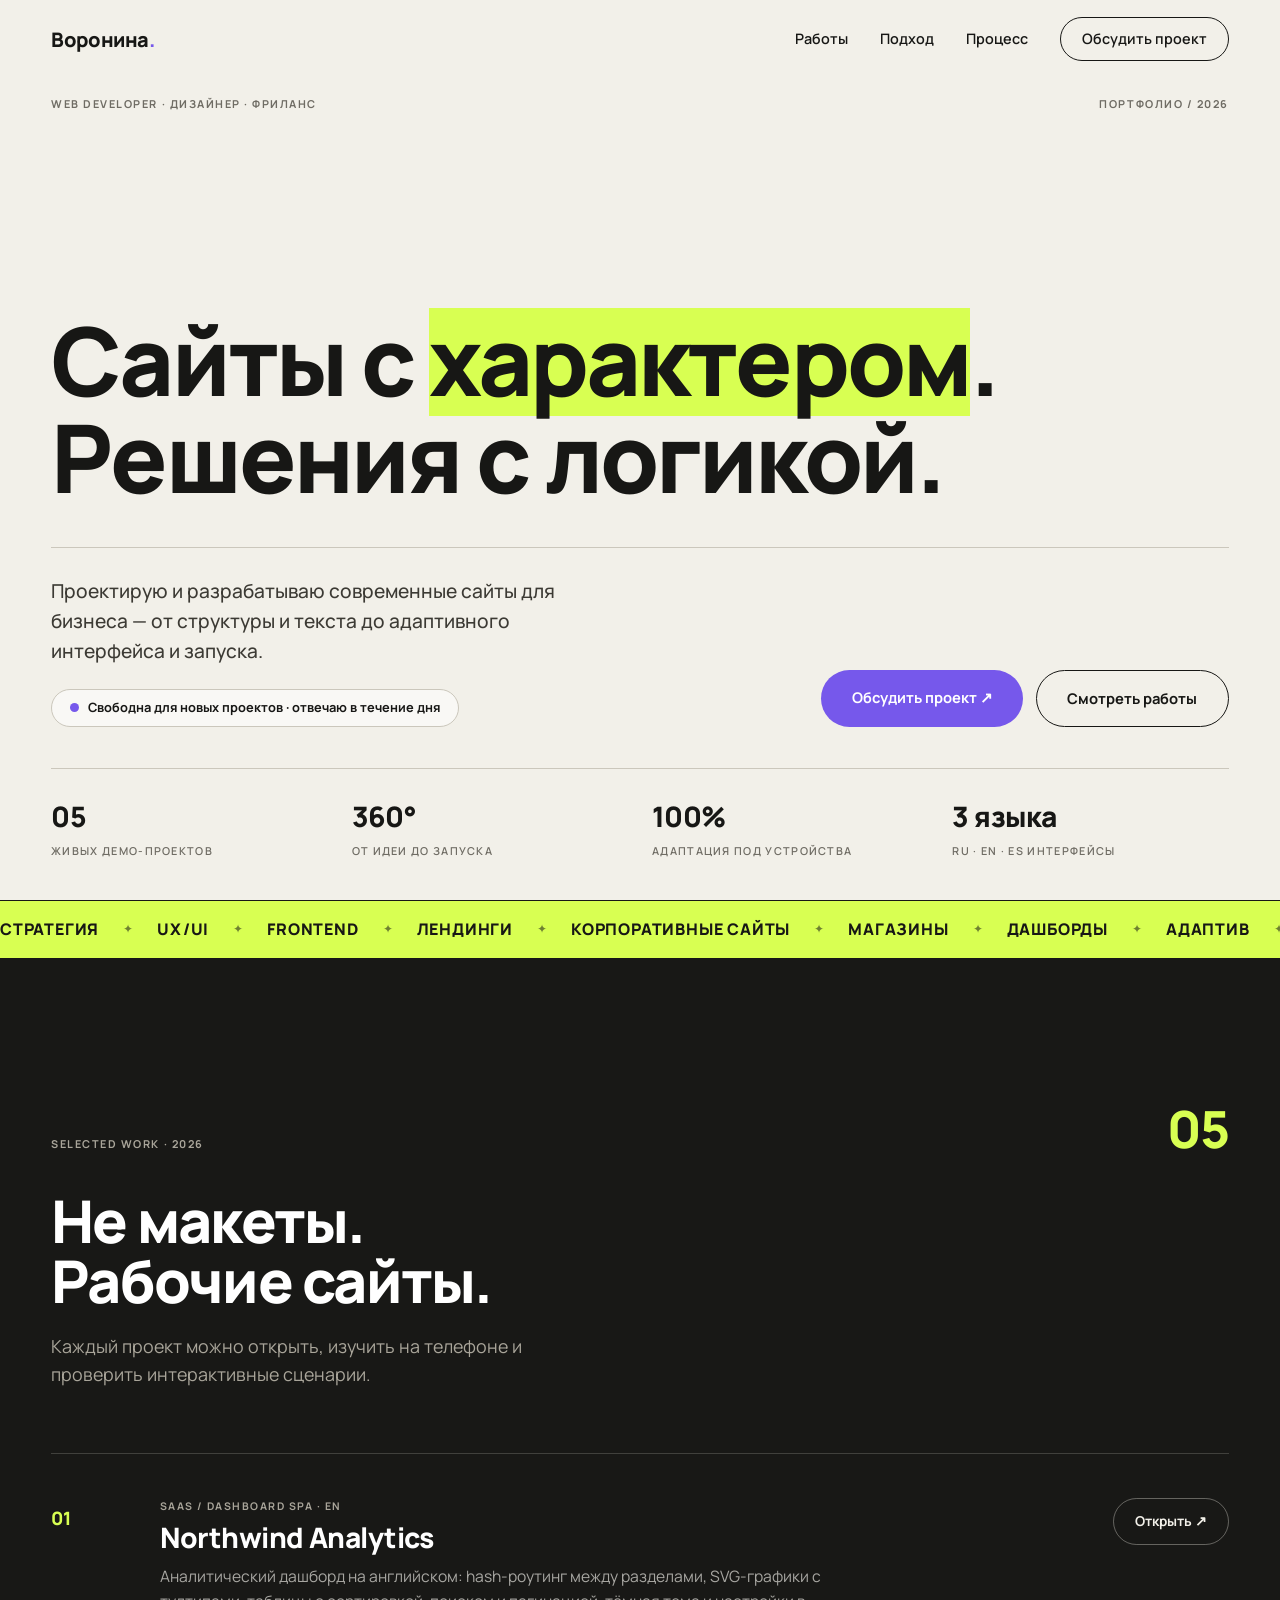
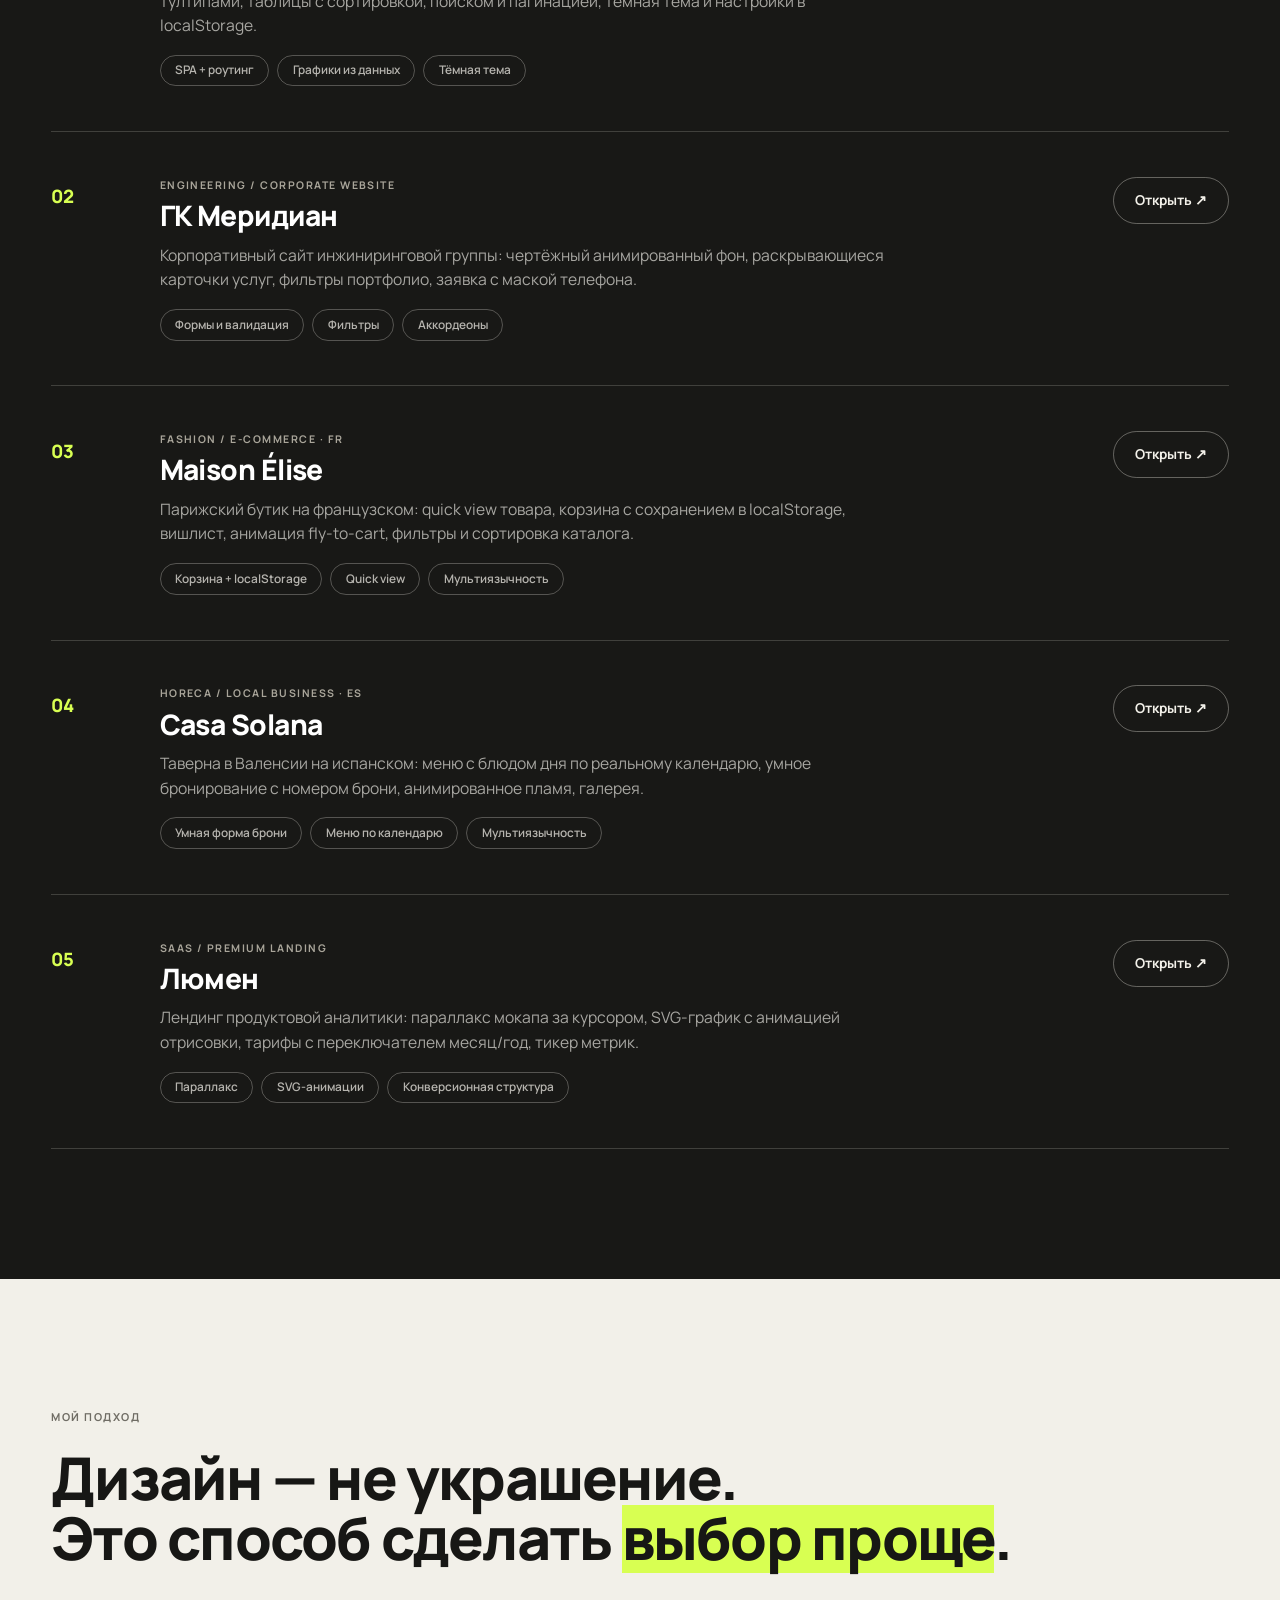
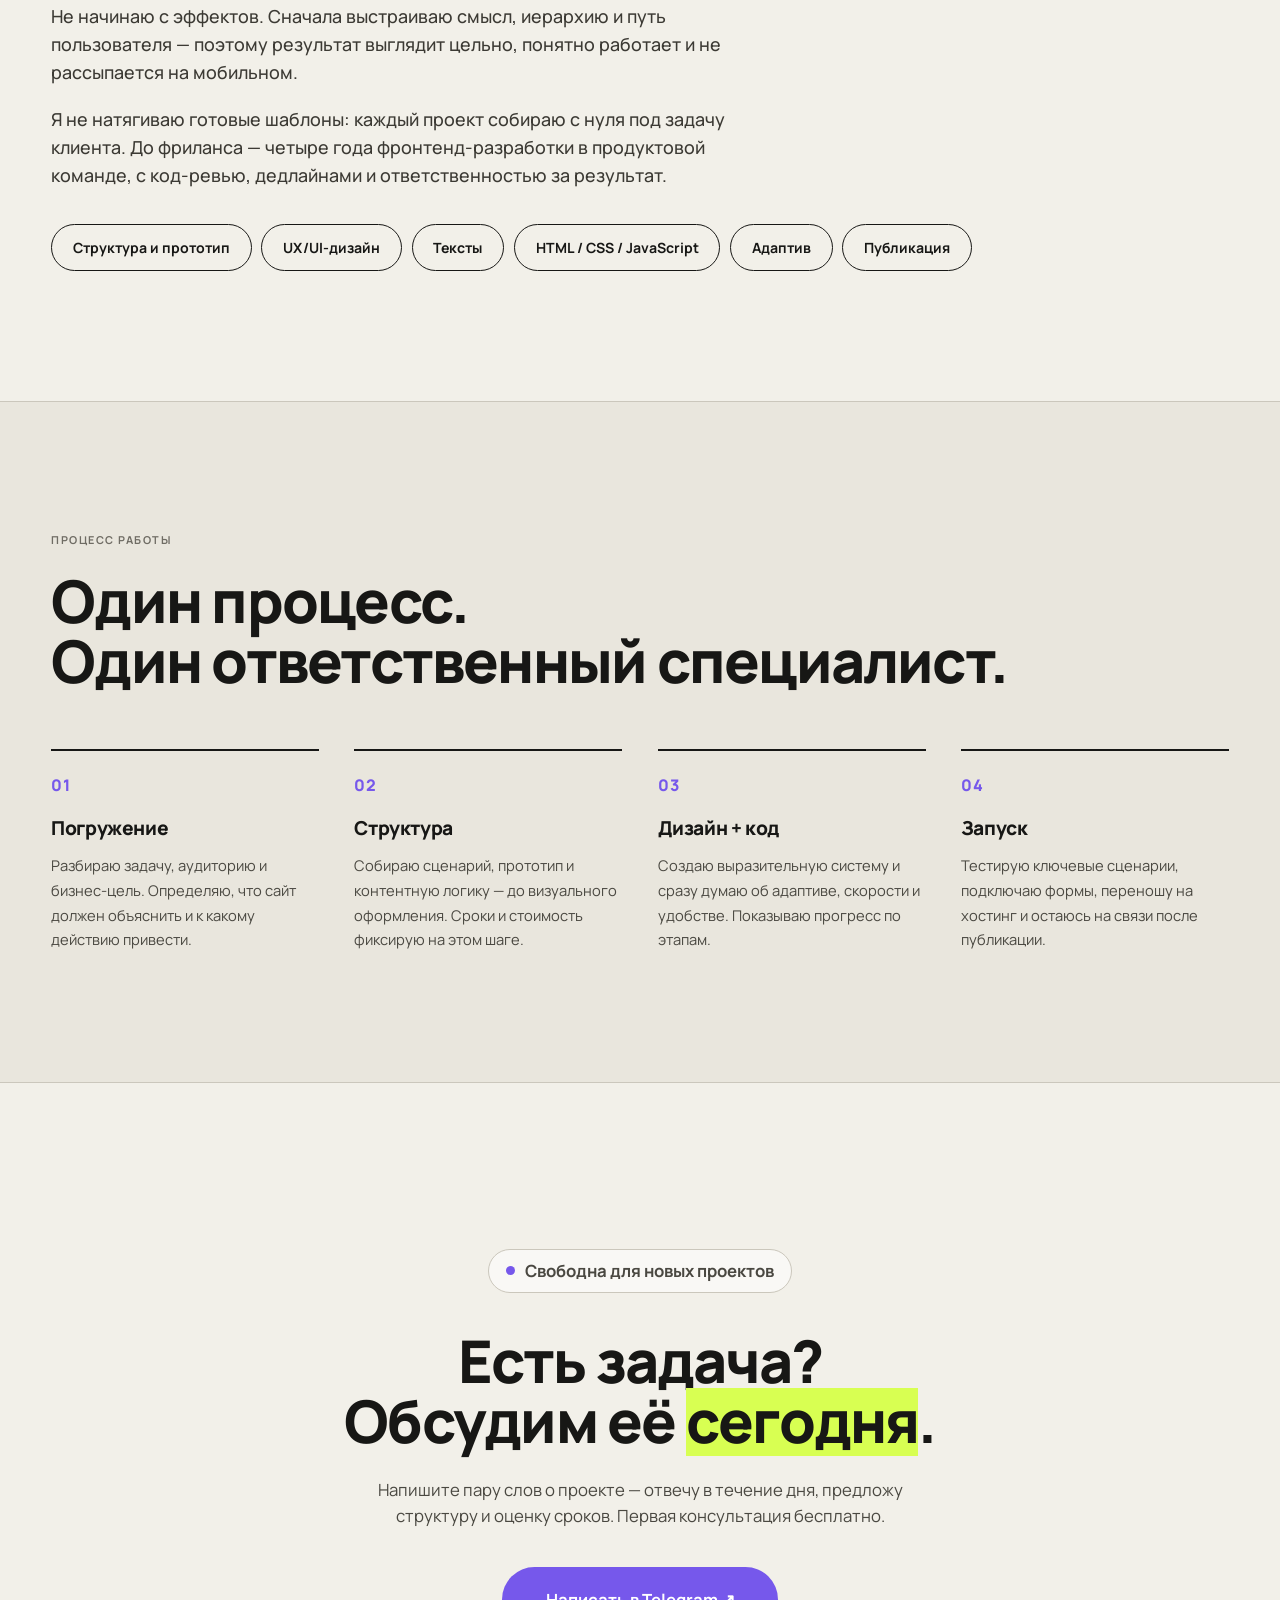
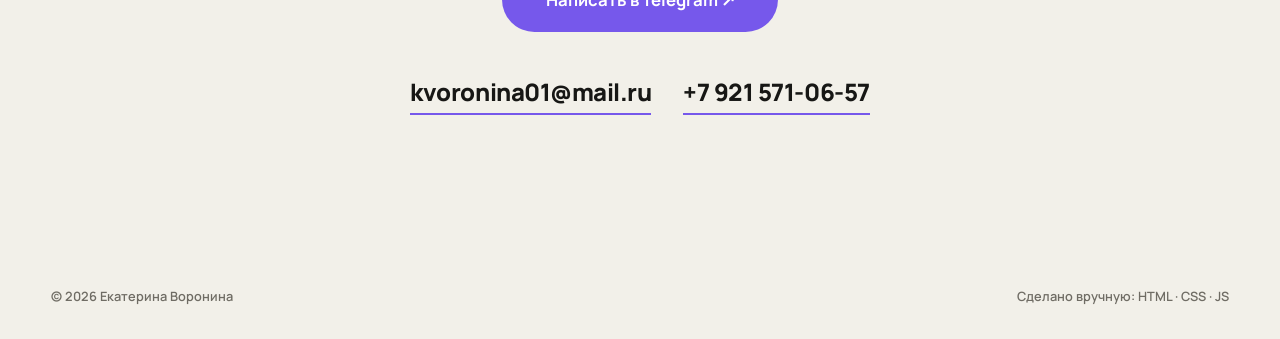
<file: index.html>
<!DOCTYPE html>
<html lang="ru">
<head>
<meta charset="UTF-8">
<meta name="viewport" content="width=device-width, initial-scale=1.0">
<title>Екатерина Воронина — веб-разработчик и дизайнер</title>
<meta name="description" content="Портфолио Екатерины Ворониной: премиальные лендинги, корпоративные сайты, интернет-магазины и сайты ресторанов. Дизайн и фронтенд-разработка под ключ.">
<link rel="preconnect" href="https://fonts.googleapis.com">
<link rel="preconnect" href="https://fonts.gstatic.com" crossorigin>
<link href="https://fonts.googleapis.com/css2?family=Manrope:wght@400;500;600;700;800&display=swap" rel="stylesheet">
<link rel="icon" type="image/svg+xml" href="favicon.svg">
<link rel="stylesheet" href="hub.css">
</head>
<body>

<header class="site-header" id="siteHeader">
  <div class="container header-inner">
    <a href="#" class="logo">Воронина<span>.</span></a>
    <nav class="nav" id="nav">
      <a href="#works">Работы</a>
      <a href="#about">Подход</a>
      <a href="#process">Процесс</a>
      <a href="#contact" class="nav-cta">Обсудить проект</a>
    </nav>
    <button class="burger" id="burger" aria-label="Меню" aria-expanded="false"><span></span><span></span></button>
  </div>
</header>

<main>

<section class="hero">
  <div class="hero-eyebrow">
    <span>Web developer · дизайнер · фриланс</span>
    <span>Портфолио / 2026</span>
  </div>
  <h1 class="reveal">Сайты с <span class="hl">характером</span>.<br>Решения с логикой.</h1>
  <div class="hero-summary reveal d1">
    <div>
      <p class="lead">Проектирую и разрабатываю современные сайты для бизнеса — от структуры и текста до адаптивного интерфейса и запуска.</p>
      <p class="badge"><span class="badge-dot"></span>Свободна для новых проектов · отвечаю в течение дня</p>
    </div>
    <div class="hero-actions">
      <a href="#contact" class="btn btn-primary">Обсудить проект ↗</a>
      <a href="#works" class="btn btn-ghost">Смотреть работы</a>
    </div>
  </div>
  <dl class="hero-stats reveal d2">
    <div><dt>05</dt><dd>живых демо-проектов</dd></div>
    <div><dt>360°</dt><dd>от идеи до запуска</dd></div>
    <div><dt>100%</dt><dd>адаптация под устройства</dd></div>
    <div><dt>3 языка</dt><dd>RU · EN · ES интерфейсы</dd></div>
  </dl>
</section>

<div class="marquee" aria-hidden="true">
  <div class="marquee-track">
    <span><b>Стратегия</b><i>✦</i><b>UX/UI</b><i>✦</i><b>Frontend</b><i>✦</i><b>Лендинги</b><i>✦</i><b>Корпоративные сайты</b><i>✦</i><b>Магазины</b><i>✦</i><b>Дашборды</b><i>✦</i><b>Адаптив</b><i>✦</i></span>
    <span><b>Стратегия</b><i>✦</i><b>UX/UI</b><i>✦</i><b>Frontend</b><i>✦</i><b>Лендинги</b><i>✦</i><b>Корпоративные сайты</b><i>✦</i><b>Магазины</b><i>✦</i><b>Дашборды</b><i>✦</i><b>Адаптив</b><i>✦</i></span>
  </div>
</div>

<section class="works" id="works">
  <div class="container">
    <div class="works-head reveal">
      <p class="overline">Selected work · 2026</p>
      <span class="works-count">05</span>
    </div>
    <h2 class="reveal d1">Не макеты.<br>Рабочие сайты.</h2>
    <p class="works-note reveal d2">Каждый проект можно открыть, изучить на телефоне и проверить интерактивные сценарии.</p>
    <div class="works-list">

      <a class="work reveal" href="05-analytics-dashboard/index.html">
        <span class="work-num">01</span>
        <div class="work-body">
          <p class="work-cat">SaaS / Dashboard SPA · EN</p>
          <h3>Northwind Analytics</h3>
          <p class="work-desc">Аналитический дашборд на английском: hash-роутинг между разделами, SVG-графики с тултипами, таблицы с сортировкой, поиском и пагинацией, тёмная тема и настройки в localStorage.</p>
          <ul class="work-tags"><li>SPA + роутинг</li><li>Графики из данных</li><li>Тёмная тема</li></ul>
        </div>
        <span class="work-open">Открыть ↗</span>
      </a>

      <a class="work reveal d1" href="02-corporate-site/index.html">
        <span class="work-num">02</span>
        <div class="work-body">
          <p class="work-cat">Engineering / Corporate website</p>
          <h3>ГК Меридиан</h3>
          <p class="work-desc">Корпоративный сайт инжиниринговой группы: чертёжный анимированный фон, раскрывающиеся карточки услуг, фильтры портфолио, заявка с маской телефона.</p>
          <ul class="work-tags"><li>Формы и валидация</li><li>Фильтры</li><li>Аккордеоны</li></ul>
        </div>
        <span class="work-open">Открыть ↗</span>
      </a>

      <a class="work reveal d2" href="03-french-shop/index.html">
        <span class="work-num">03</span>
        <div class="work-body">
          <p class="work-cat">Fashion / E-commerce · FR</p>
          <h3>Maison Élise</h3>
          <p class="work-desc">Парижский бутик на французском: quick view товара, корзина с сохранением в localStorage, вишлист, анимация fly-to-cart, фильтры и сортировка каталога.</p>
          <ul class="work-tags"><li>Корзина + localStorage</li><li>Quick view</li><li>Мультиязычность</li></ul>
        </div>
        <span class="work-open">Открыть ↗</span>
      </a>

      <a class="work reveal d3" href="04-spanish-restaurant/index.html">
        <span class="work-num">04</span>
        <div class="work-body">
          <p class="work-cat">HoReCa / Local business · ES</p>
          <h3>Casa Solana</h3>
          <p class="work-desc">Таверна в Валенсии на испанском: меню с блюдом дня по реальному календарю, умное бронирование с номером брони, анимированное пламя, галерея.</p>
          <ul class="work-tags"><li>Умная форма брони</li><li>Меню по календарю</li><li>Мультиязычность</li></ul>
        </div>
        <span class="work-open">Открыть ↗</span>
      </a>

      <a class="work reveal d4" href="01-premium-landing/index.html">
        <span class="work-num">05</span>
        <div class="work-body">
          <p class="work-cat">SaaS / Premium landing</p>
          <h3>Люмен</h3>
          <p class="work-desc">Лендинг продуктовой аналитики: параллакс мокапа за курсором, SVG-график с анимацией отрисовки, тарифы с переключателем месяц/год, тикер метрик.</p>
          <ul class="work-tags"><li>Параллакс</li><li>SVG-анимации</li><li>Конверсионная структура</li></ul>
        </div>
        <span class="work-open">Открыть ↗</span>
      </a>

    </div>
  </div>
</section>

<section class="about" id="about">
  <div class="container">
    <p class="overline reveal">Мой подход</p>
    <h2 class="reveal d1">Дизайн — не украшение.<br>Это способ сделать <span class="hl">выбор проще</span>.</h2>
    <div class="about-copy reveal d2">
      <p>Не начинаю с эффектов. Сначала выстраиваю смысл, иерархию и путь пользователя — поэтому результат выглядит цельно, понятно работает и не рассыпается на мобильном.</p>
      <p>Я не натягиваю готовые шаблоны: каждый проект собираю с нуля под задачу клиента. До фриланса — четыре года фронтенд-разработки в продуктовой команде, с код-ревью, дедлайнами и ответственностью за результат.</p>
    </div>
    <ul class="chips reveal d3">
      <li>Структура и прототип</li>
      <li>UX/UI-дизайн</li>
      <li>Тексты</li>
      <li>HTML / CSS / JavaScript</li>
      <li>Адаптив</li>
      <li>Публикация</li>
    </ul>
  </div>
</section>

<section class="process" id="process">
  <div class="container">
    <p class="overline reveal">Процесс работы</p>
    <h2 class="reveal d1">Один процесс.<br>Один ответственный специалист.</h2>
    <div class="steps-grid">
      <div class="step reveal"><span class="step-num">01</span><b>Погружение</b><span>Разбираю задачу, аудиторию и бизнес-цель. Определяю, что сайт должен объяснить и к какому действию привести.</span></div>
      <div class="step reveal d1"><span class="step-num">02</span><b>Структура</b><span>Собираю сценарий, прототип и контентную логику — до визуального оформления. Сроки и стоимость фиксирую на этом шаге.</span></div>
      <div class="step reveal d2"><span class="step-num">03</span><b>Дизайн + код</b><span>Создаю выразительную систему и сразу думаю об адаптиве, скорости и удобстве. Показываю прогресс по этапам.</span></div>
      <div class="step reveal d3"><span class="step-num">04</span><b>Запуск</b><span>Тестирую ключевые сценарии, подключаю формы, переношу на хостинг и остаюсь на связи после публикации.</span></div>
    </div>
  </div>
</section>

<section class="contact" id="contact">
  <div class="container contact-inner">
    <p class="badge badge-center reveal"><span class="badge-dot"></span>Свободна для новых проектов</p>
    <h2 class="reveal d1">Есть задача?<br>Обсудим её <span class="hl">сегодня</span>.</h2>
    <p class="reveal d2">Напишите пару слов о проекте — отвечу в течение дня, предложу структуру и оценку сроков. Первая консультация бесплатно.</p>
    <div class="reveal d3">
      <a href="https://t.me/vvoronina_k" class="btn btn-primary btn-big">Написать в Telegram ↗</a>
    </div>
    <div class="contact-links reveal d4">
      <a href="mailto:kvoronina01@mail.ru" class="contact-link">kvoronina01@mail.ru</a>
      <a href="tel:+79215710657" class="contact-link">+7 921 571-06-57</a>
    </div>
  </div>
</section>

</main>

<footer class="site-footer">
  <div class="container footer-inner">
    <span>© 2026 Екатерина Воронина</span>
    <span>Сделано вручную: HTML · CSS · JS</span>
  </div>
</footer>

<script src="hub.js"></script>
</body>
</html>
</file>
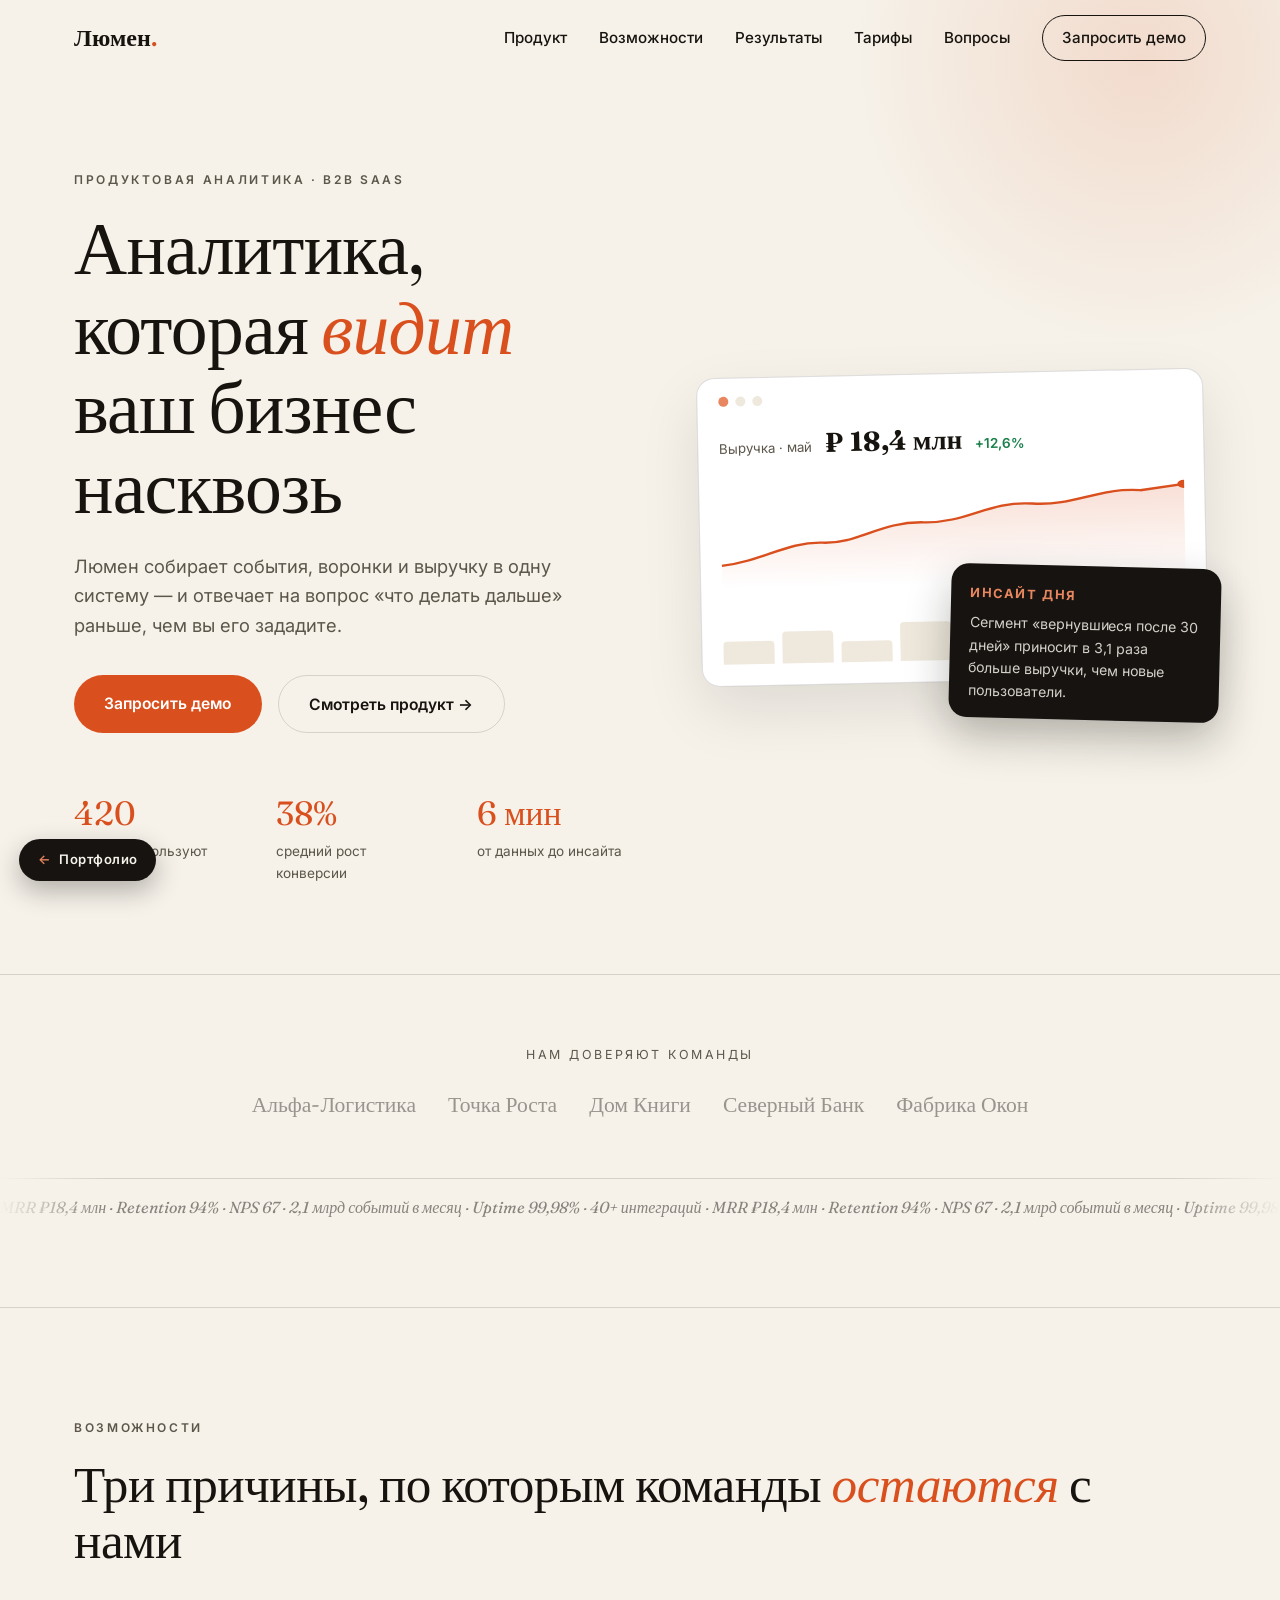
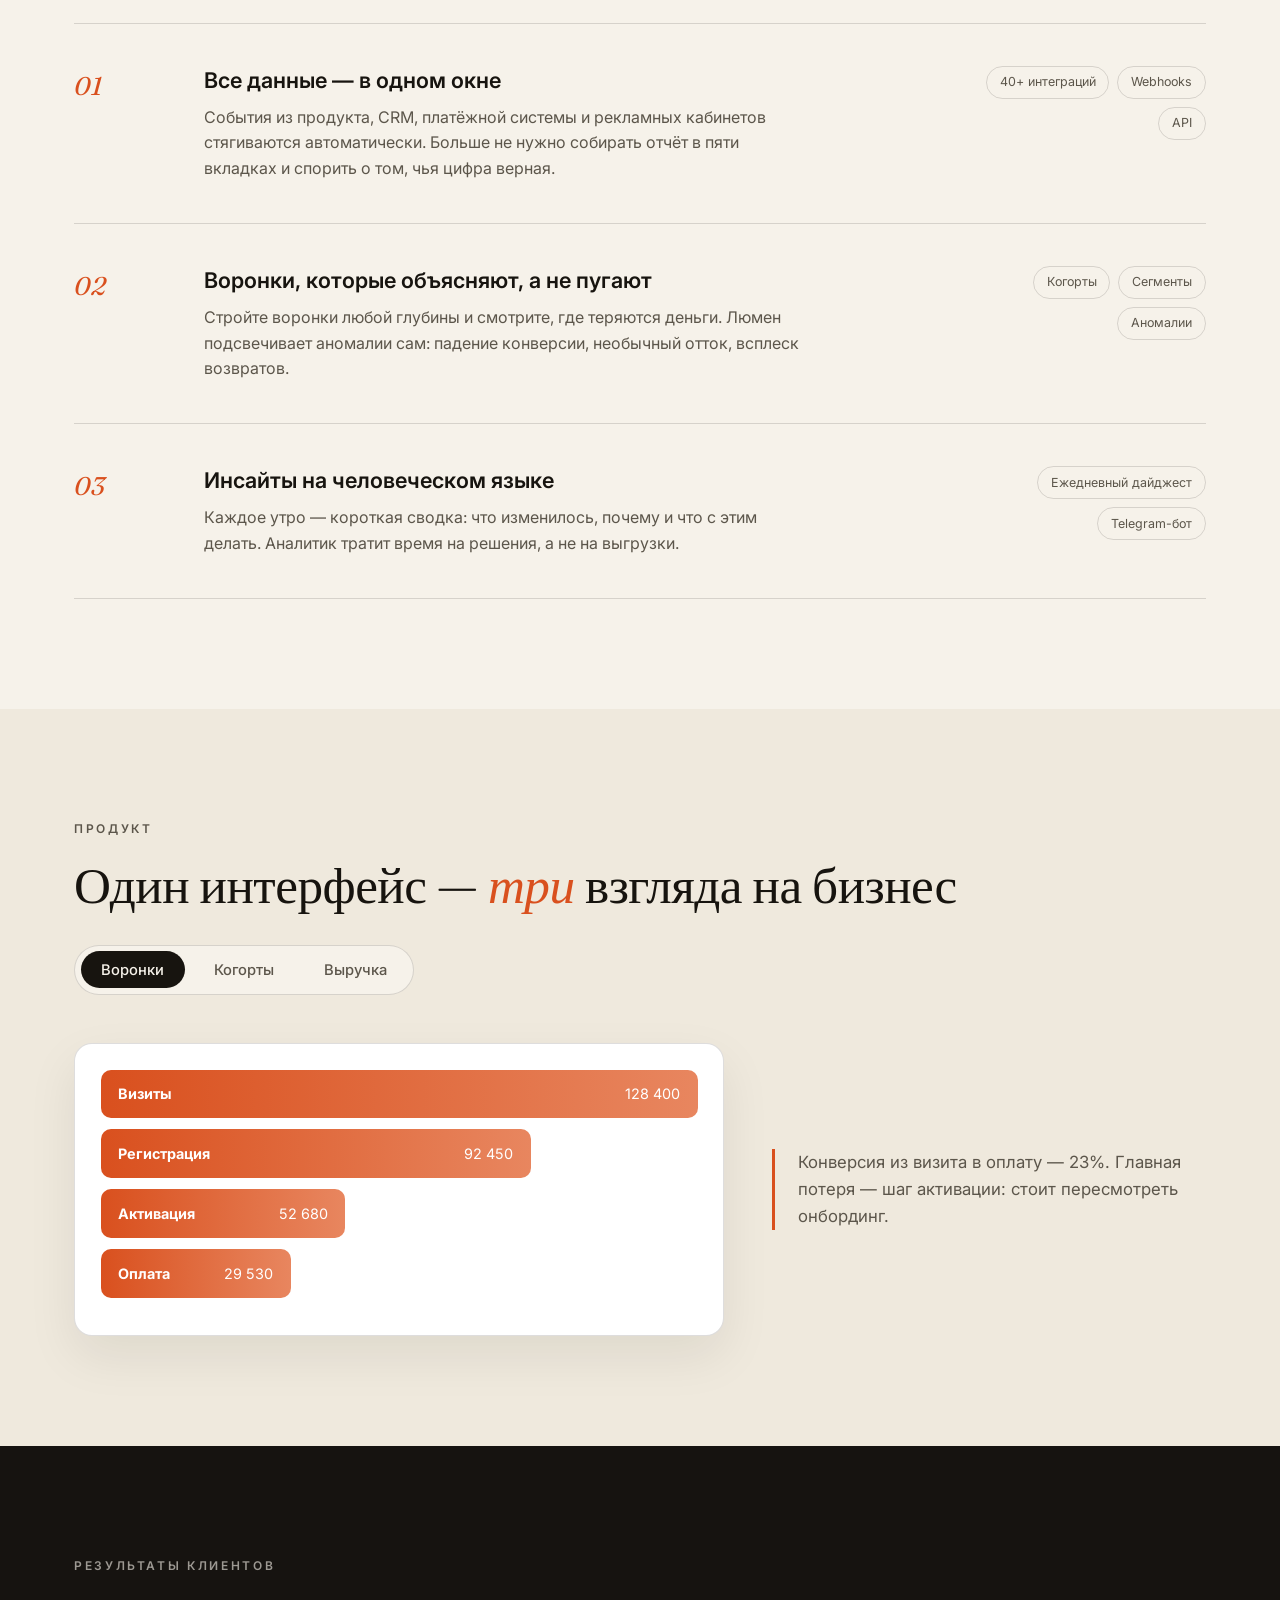
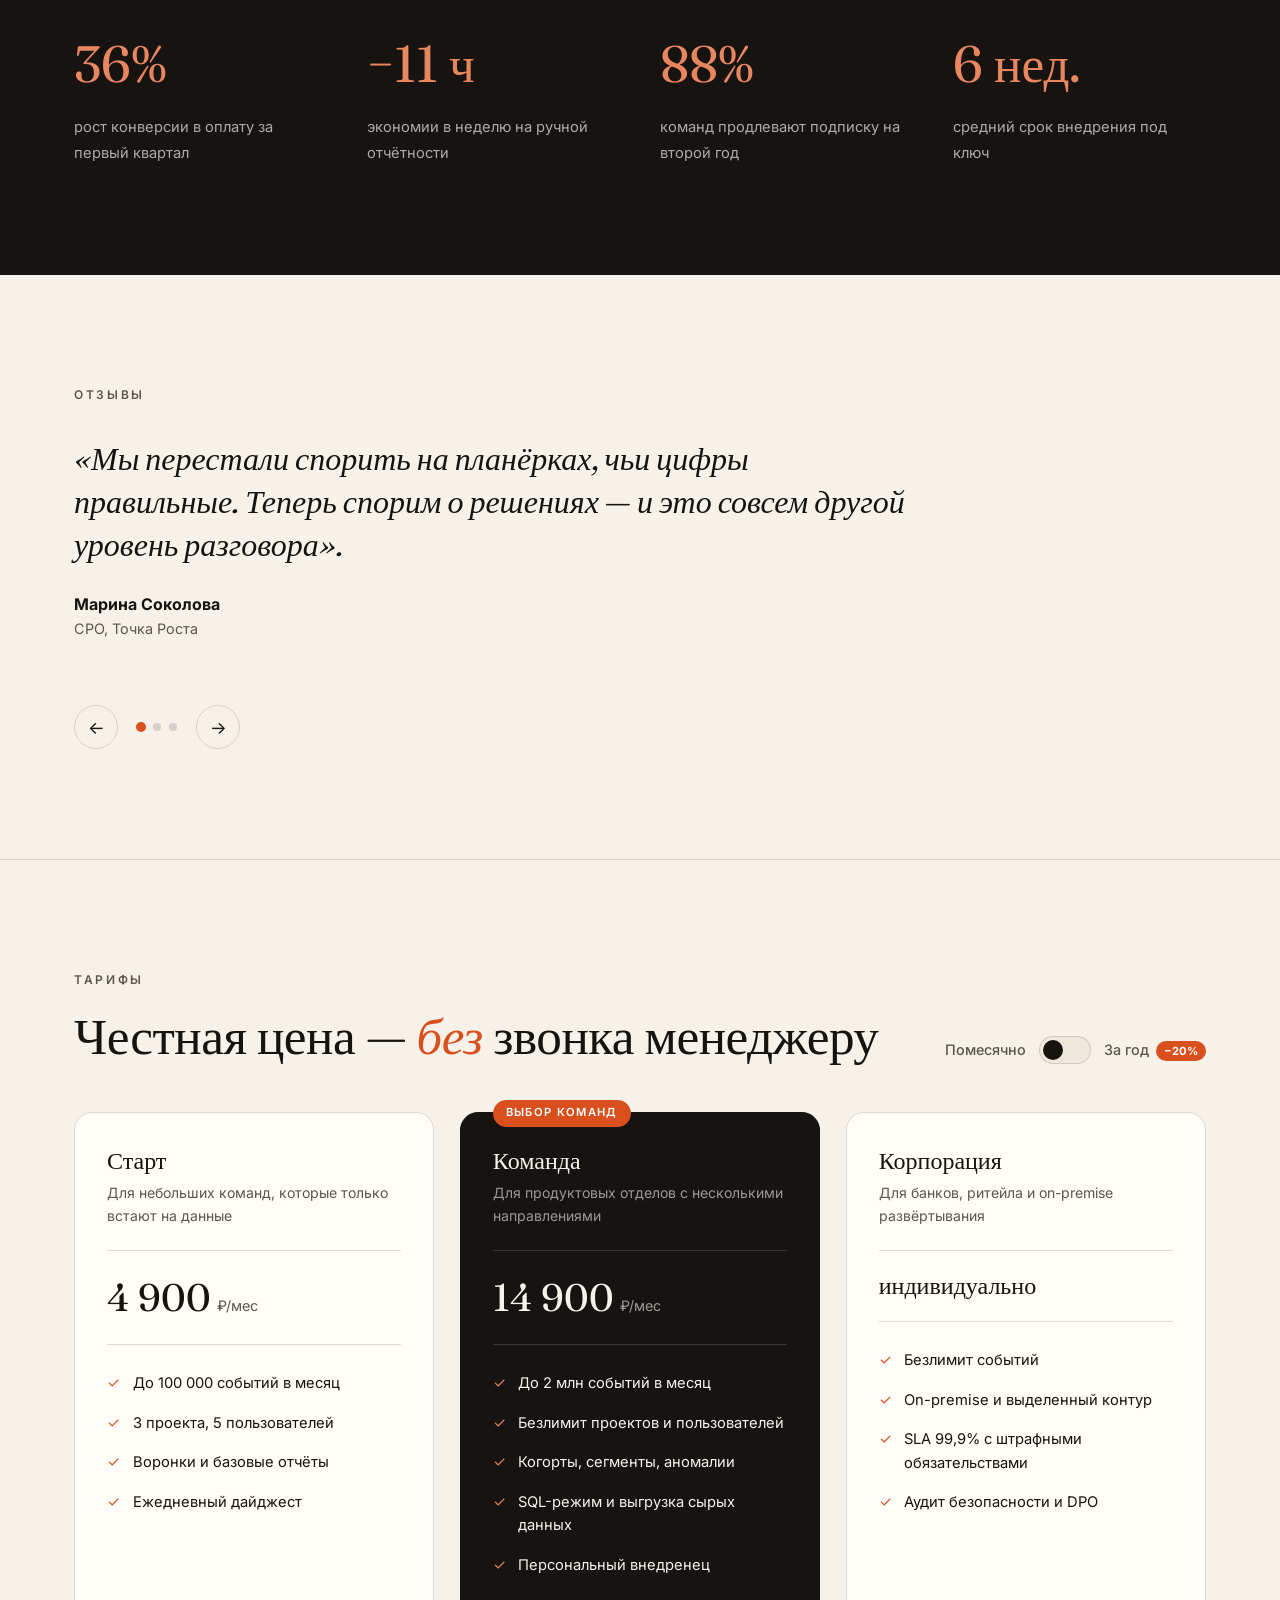
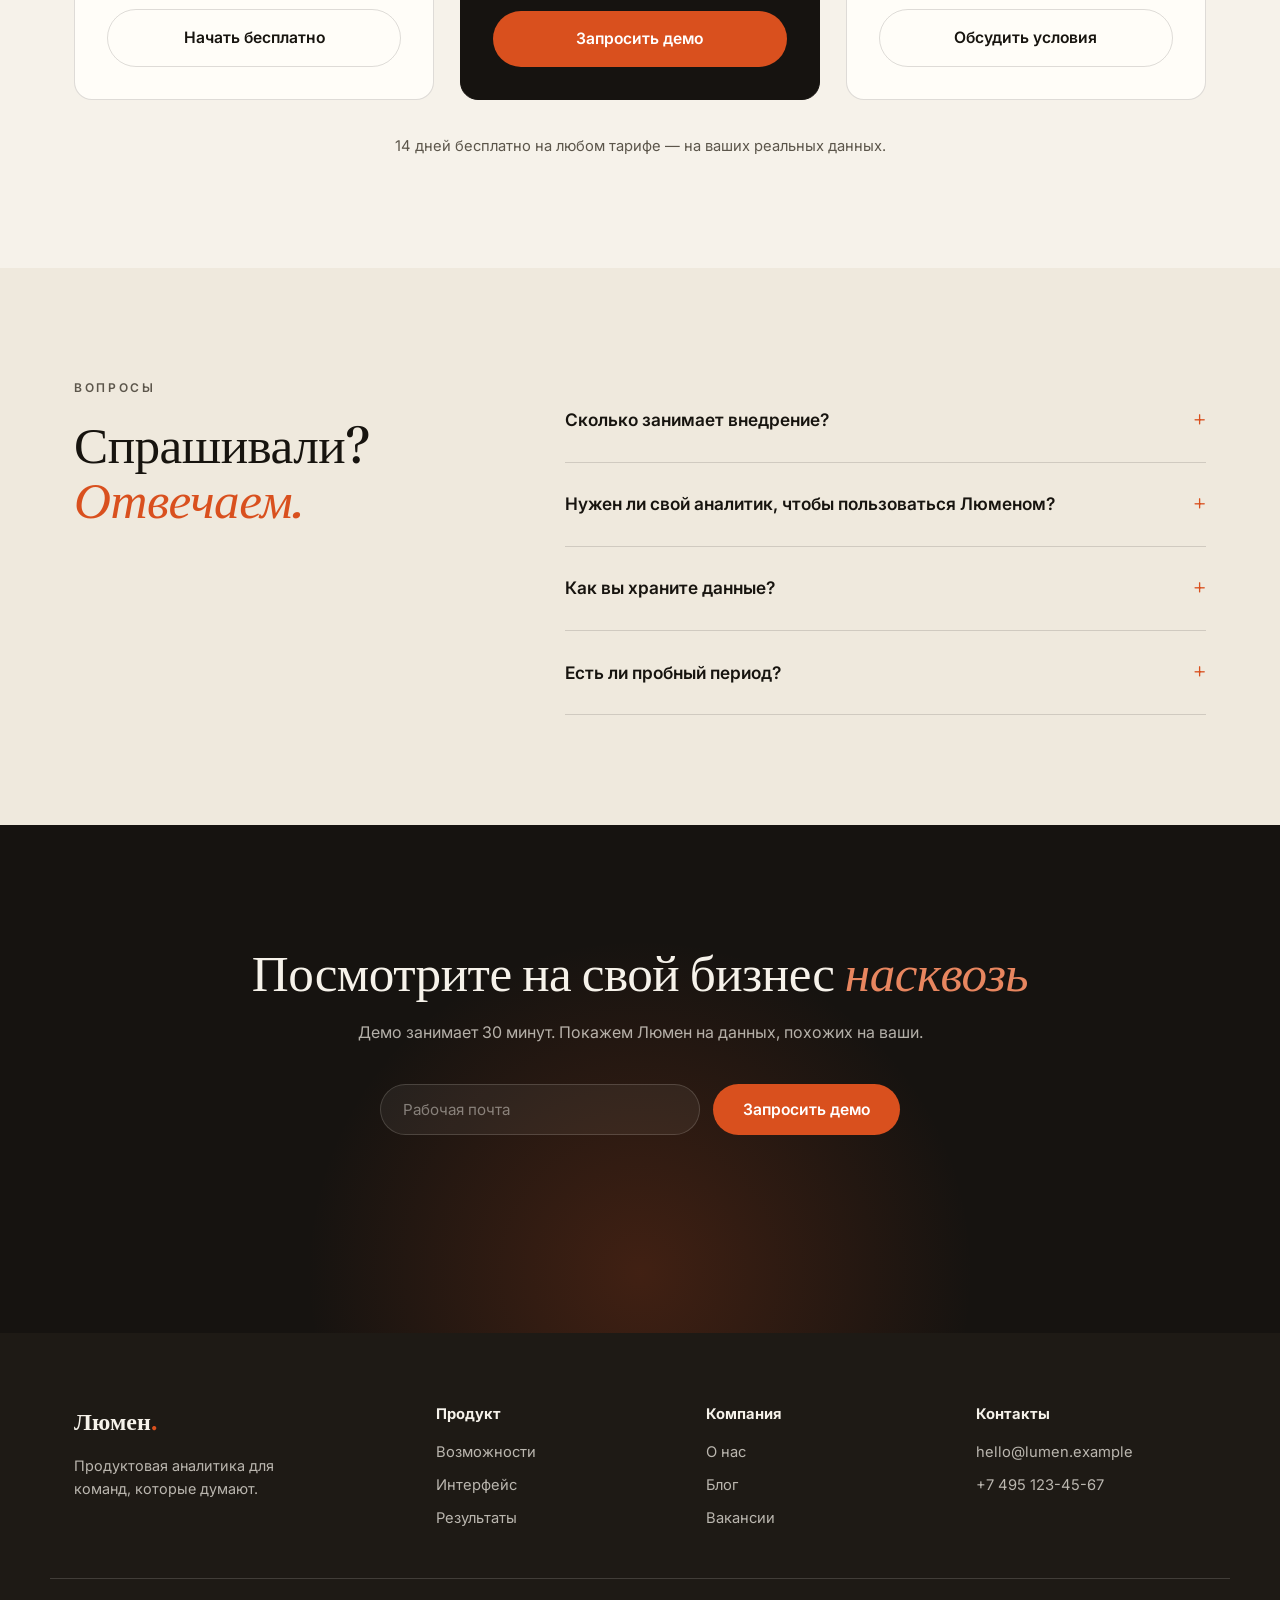
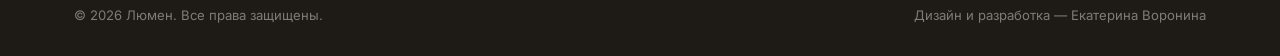
<file: 01-premium-landing/index.html>
<!DOCTYPE html>
<html lang="ru">
<head>
<meta charset="UTF-8">
<meta name="viewport" content="width=device-width, initial-scale=1.0">
<title>Люмен — аналитика, которая видит бизнес</title>
<meta name="description" content="Люмен — платформа продуктовой аналитики для команд, которые принимают решения на данных, а не на интуиции.">
<link rel="preconnect" href="https://fonts.googleapis.com">
<link rel="preconnect" href="https://fonts.gstatic.com" crossorigin>
<link href="https://fonts.googleapis.com/css2?family=Fraunces:ital,opsz,wght@0,9..144,300..700;1,9..144,300..700&family=Inter:wght@400;500;600&display=swap" rel="stylesheet">
<link rel="icon" type="image/svg+xml" href="favicon.svg">
<link rel="stylesheet" href="css/style.css">
</head>
<body>

<header class="site-header" id="siteHeader">
  <div class="container header-inner">
    <a href="#" class="logo">Люмен<span class="logo-dot">.</span></a>
    <nav class="nav" id="nav">
      <a href="#product">Продукт</a>
      <a href="#features">Возможности</a>
      <a href="#metrics">Результаты</a>
      <a href="#pricing">Тарифы</a>
      <a href="#faq">Вопросы</a>
      <a href="#cta" class="nav-cta">Запросить демо</a>
    </nav>
    <button class="burger" id="burger" aria-label="Меню" aria-expanded="false">
      <span></span><span></span>
    </button>
  </div>
</header>

<main>

<!-- HERO -->
<section class="hero">
  <div class="container hero-grid">
    <div class="hero-copy">
      <p class="overline reveal">Продуктовая аналитика · b2b saas</p>
      <h1 class="reveal d1">Аналитика, которая <em>видит</em> ваш бизнес насквозь</h1>
      <p class="lead reveal d2">Люмен собирает события, воронки и выручку в одну систему — и отвечает на вопрос «что делать дальше» раньше, чем вы его зададите.</p>
      <div class="hero-actions reveal d3">
        <a href="#cta" class="btn btn-primary">Запросить демо</a>
        <a href="#product" class="btn btn-ghost">Смотреть продукт →</a>
      </div>
      <dl class="hero-stats reveal d4">
        <div><dt data-counter="420">0</dt><dd>команд используют ежедневно</dd></div>
        <div><dt data-counter="38" data-suffix="%">0</dt><dd>средний рост конверсии</dd></div>
        <div><dt data-counter="6" data-suffix=" мин">0</dd><dd>от данных до инсайта</dd></div>
      </dl>
    </div>
    <div class="hero-visual reveal d2" id="heroVisual" aria-hidden="true">
      <div class="dash-card dash-main">
        <div class="dash-head"><span></span><span></span><span></span></div>
        <div class="dash-body">
          <div class="dash-kpi"><small>Выручка · май</small><strong>₽ 18,4 млн</strong><b class="up">+12,6%</b></div>
          <svg class="dash-line" viewBox="0 0 320 120" preserveAspectRatio="none">
            <path id="linePath" d="M0,95 C30,90 45,70 70,72 C95,74 110,50 140,52 C170,54 185,30 215,34 C245,38 260,18 290,22 L320,16" fill="none" stroke="currentColor" stroke-width="2.5"/>
            <path class="line-fill" d="M0,95 C30,90 45,70 70,72 C95,74 110,50 140,52 C170,54 185,30 215,34 C245,38 260,18 290,22 L320,16 L320,120 L0,120 Z" fill="url(#fade)" stroke="none"/>
            <circle id="lineDot" r="4.5" fill="currentColor" opacity="0"/>
            <defs><linearGradient id="fade" x1="0" y1="0" x2="0" y2="1">
              <stop offset="0" stop-color="currentColor" stop-opacity=".18"/><stop offset="1" stop-color="currentColor" stop-opacity="0"/>
            </linearGradient></defs>
          </svg>
          <div class="dash-bars">
            <i style="--h:42%"></i><i style="--h:58%"></i><i style="--h:38%"></i><i style="--h:71%"></i><i style="--h:64%"></i><i style="--h:86%"></i><i style="--h:78%"></i><i style="--h:96%"></i>
          </div>
        </div>
      </div>
      <div class="dash-card dash-note">
        <b>Инсайт дня</b>
        <p>Сегмент «вернувшиеся после 30 дней» приносит в 3,1 раза больше выручки, чем новые пользователи.</p>
      </div>
    </div>
  </div>
</section>

<!-- CLIENTS -->
<section class="clients">
  <div class="container">
    <p class="clients-label">Нам доверяют команды</p>
    <div class="clients-row">
      <span>Альфа-Логистика</span><span>Точка Роста</span><span>Дом Книги</span><span>Северный Банк</span><span>Фабрика Окон</span>
    </div>
  </div>
  <div class="ticker" aria-hidden="true">
    <div class="ticker-track">
      <span>MRR ₽18,4 млн · Retention 94% · NPS 67 · 2,1 млрд событий в месяц · Uptime 99,98% · 40+ интеграций ·&nbsp;</span><span>MRR ₽18,4 млн · Retention 94% · NPS 67 · 2,1 млрд событий в месяц · Uptime 99,98% · 40+ интеграций ·&nbsp;</span>
    </div>
  </div>
</section>

<!-- FEATURES -->
<section class="features" id="features">
  <div class="container">
    <p class="overline reveal">Возможности</p>
    <h2 class="reveal d1">Три причины, по которым команды <em>остаются</em> с нами</h2>
    <div class="feature-list">
      <article class="feature reveal">
        <span class="feature-num">01</span>
        <div>
          <h3>Все данные — в одном окне</h3>
          <p>События из продукта, CRM, платёжной системы и рекламных кабинетов стягиваются автоматически. Больше не нужно собирать отчёт в пяти вкладках и спорить о том, чья цифра верная.</p>
        </div>
        <ul class="feature-tags"><li>40+ интеграций</li><li>Webhooks</li><li>API</li></ul>
      </article>
      <article class="feature reveal">
        <span class="feature-num">02</span>
        <div>
          <h3>Воронки, которые объясняют, а не пугают</h3>
          <p>Стройте воронки любой глубины и смотрите, где теряются деньги. Люмен подсвечивает аномалии сам: падение конверсии, необычный отток, всплеск возвратов.</p>
        </div>
        <ul class="feature-tags"><li>Когорты</li><li>Сегменты</li><li>Аномалии</li></ul>
      </article>
      <article class="feature reveal">
        <span class="feature-num">03</span>
        <div>
          <h3>Инсайты на человеческом языке</h3>
          <p>Каждое утро — короткая сводка: что изменилось, почему и что с этим делать. Аналитик тратит время на решения, а не на выгрузки.</p>
        </div>
        <ul class="feature-tags"><li>Ежедневный дайджест</li><li>Telegram-бот</li></ul>
      </article>
    </div>
  </div>
</section>

<!-- PRODUCT TABS -->
<section class="product" id="product">
  <div class="container">
    <div class="product-head">
      <div>
        <p class="overline reveal">Продукт</p>
        <h2 class="reveal d1">Один интерфейс — <em>три</em> взгляда на бизнес</h2>
      </div>
      <div class="tabs reveal d2" role="tablist">
        <button class="tab active" data-tab="t1" role="tab">Воронки</button>
        <button class="tab" data-tab="t2" role="tab">Когорты</button>
        <button class="tab" data-tab="t3" role="tab">Выручка</button>
      </div>
    </div>
    <div class="product-panels reveal d2">
      <div class="panel active" id="t1">
        <div class="mock mock-funnel">
          <div class="funnel-row" style="--w:100%"><b>Визиты</b><span>128 400</span></div>
          <div class="funnel-row" style="--w:72%"><b>Регистрация</b><span>92 450</span></div>
          <div class="funnel-row" style="--w:41%"><b>Активация</b><span>52 680</span></div>
          <div class="funnel-row" style="--w:23%"><b>Оплата</b><span>29 530</span></div>
        </div>
        <p>Конверсия из визита в оплату — 23%. Главная потеря — шаг активации: стоит пересмотреть онбординг.</p>
      </div>
      <div class="panel" id="t2">
        <div class="mock mock-cohort">
          <table>
            <tr><th>Когорта</th><th>Нед. 1</th><th>Нед. 2</th><th>Нед. 3</th><th>Нед. 4</th></tr>
            <tr><td>Апрель</td><td>100%</td><td>64%</td><td>51%</td><td>44%</td></tr>
            <tr><td>Март</td><td>100%</td><td>61%</td><td>47%</td><td>39%</td></tr>
            <tr><td>Февраль</td><td>100%</td><td>55%</td><td>42%</td><td>33%</td></tr>
          </table>
        </div>
        <p>Удержание растёт четвёртый месяц подряд — изменения в онбординге работают.</p>
      </div>
      <div class="panel" id="t3">
        <div class="mock mock-revenue">
          <div class="rev-row"><span>Подписки</span><div class="rev-bar" style="--w:84%"></div><b>₽ 11,2 млн</b></div>
          <div class="rev-row"><span>Доп. модули</span><div class="rev-bar" style="--w:46%"></div><b>₽ 4,9 млн</b></div>
          <div class="rev-row"><span>Консалтинг</span><div class="rev-bar" style="--w:23%"></div><b>₽ 2,3 млн</b></div>
        </div>
        <p>Подписки дают 61% выручки — самый устойчивый источник дохода продукта.</p>
      </div>
    </div>
  </div>
</section>

<!-- METRICS -->
<section class="metrics" id="metrics">
  <div class="container">
    <p class="overline light reveal">Результаты клиентов</p>
    <div class="metrics-grid">
      <div class="metric reveal"><strong data-counter="38" data-suffix="%">0</strong><span>рост конверсии в оплату за первый квартал</span></div>
      <div class="metric reveal d1"><strong data-counter="12" data-prefix="−" data-suffix=" ч">0</strong><span>экономии в неделю на ручной отчётности</span></div>
      <div class="metric reveal d2"><strong data-counter="94" data-suffix="%">0</strong><span>команд продлевают подписку на второй год</span></div>
      <div class="metric reveal d3"><strong data-counter="6" data-suffix=" нед.">0</strong><span>средний срок внедрения под ключ</span></div>
    </div>
  </div>
</section>

<!-- TESTIMONIALS -->
<section class="testimonials">
  <div class="container">
    <p class="overline reveal">Отзывы</p>
    <div class="slider reveal d1" id="slider">
      <blockquote class="slide active">
        <p>«Мы перестали спорить на планёрках, чьи цифры правильные. Теперь спорим о решениях — и это совсем другой уровень разговора».</p>
        <footer><b>Марина Соколова</b><span>CPO, Точка Роста</span></footer>
      </blockquote>
      <blockquote class="slide">
        <p>«Внедрили за пять недель. На шестой отключили три старых отчёта и никто не заметил их исчезновения».</p>
        <footer><b>Игорь Ланской</b><span>Директор по данным, Северный Банк</span></footer>
      </blockquote>
      <blockquote class="slide">
        <p>«Утренний дайджест Люмена заменил мне час работы аналитика в день. Это лучшая строка в бюджете года».</p>
        <footer><b>Ольга Тверская</b><span>CEO, Дом Книги</span></footer>
      </blockquote>
    </div>
    <div class="slider-nav">
      <button id="prevSlide" aria-label="Предыдущий отзыв">←</button>
      <div class="dots" id="dots"></div>
      <button id="nextSlide" aria-label="Следующий отзыв">→</button>
    </div>
  </div>
</section>

<!-- PRICING -->
<section class="pricing" id="pricing">
  <div class="container">
    <div class="pricing-head">
      <div>
        <p class="overline reveal">Тарифы</p>
        <h2 class="reveal d1">Честная цена — <em>без</em> звонка менеджеру</h2>
      </div>
      <div class="billing-toggle reveal d2" role="group" aria-label="Период оплаты">
        <span class="bt-label">Помесячно</span>
        <button class="bt-switch" id="billingSwitch" role="switch" aria-checked="false" aria-label="Годовая оплата"><i></i></button>
        <span class="bt-label">За год <b class="bt-badge">−20%</b></span>
      </div>
    </div>
    <div class="plans">
      <article class="plan reveal">
        <h3>Старт</h3>
        <p class="plan-for">Для небольших команд, которые только встают на данные</p>
        <div class="plan-price"><b class="price" data-month="4900" data-year="3920">4 900</b><span>₽/мес</span></div>
        <ul>
          <li>До 100 000 событий в месяц</li>
          <li>3 проекта, 5 пользователей</li>
          <li>Воронки и базовые отчёты</li>
          <li>Ежедневный дайджест</li>
        </ul>
        <a href="#cta" class="btn btn-ghost plan-btn">Начать бесплатно</a>
      </article>
      <article class="plan plan-dark reveal d1">
        <span class="plan-flag">Выбор команд</span>
        <h3>Команда</h3>
        <p class="plan-for">Для продуктовых отделов с несколькими направлениями</p>
        <div class="plan-price"><b class="price" data-month="14900" data-year="11920">14 900</b><span>₽/мес</span></div>
        <ul>
          <li>До 2 млн событий в месяц</li>
          <li>Безлимит проектов и пользователей</li>
          <li>Когорты, сегменты, аномалии</li>
          <li>SQL-режим и выгрузка сырых данных</li>
          <li>Персональный внедренец</li>
        </ul>
        <a href="#cta" class="btn btn-primary plan-btn">Запросить демо</a>
      </article>
      <article class="plan reveal d2">
        <h3>Корпорация</h3>
        <p class="plan-for">Для банков, ритейла и on-premise развёртывания</p>
        <div class="plan-price"><b class="price price-custom">индивидуально</b></div>
        <ul>
          <li>Безлимит событий</li>
          <li>On-premise и выделенный контур</li>
          <li>SLA 99,9% с штрафными обязательствами</li>
          <li>Аудит безопасности и DPO</li>
        </ul>
        <a href="#cta" class="btn btn-ghost plan-btn">Обсудить условия</a>
      </article>
    </div>
    <p class="pricing-note reveal">14 дней бесплатно на любом тарифе — на ваших реальных данных.</p>
  </div>
</section>

<!-- FAQ -->
<section class="faq" id="faq">
  <div class="container faq-grid">
    <div>
      <p class="overline reveal">Вопросы</p>
      <h2 class="reveal d1">Спрашивали? <em>Отвечаем.</em></h2>
    </div>
    <div class="accordion reveal d2">
      <details>
        <summary>Сколько занимает внедрение?</summary>
        <p>В среднем шесть недель: две на подключение источников, две на настройку событийной модели, две на обучение команды. Быстрее — если у вас уже есть чистый трекинг.</p>
      </details>
      <details>
        <summary>Нужен ли свой аналитик, чтобы пользоваться Люменом?</summary>
        <p>Нет. Интерфейс рассчитан на продуктовых менеджеров и маркетологов. Аналитику Люмен тоже понравится — есть SQL-режим и выгрузка сырых событий.</p>
      </details>
      <details>
        <summary>Как вы храните данные?</summary>
        <p>Данные хранятся в России, шифруются при передаче и в покое. Возможно развёртывание on-premise для банков и крупного ритейла.</p>
      </details>
      <details>
        <summary>Есть ли пробный период?</summary>
        <p>Да, 14 дней на ваших реальных данных — этого хватает, чтобы увидеть первые инсайты. Пилот сопровождает наш внедренец.</p>
      </details>
    </div>
  </div>
</section>

<!-- CTA -->
<section class="cta" id="cta">
  <div class="container cta-inner">
    <h2 class="reveal">Посмотрите на свой бизнес <em>насквозь</em></h2>
    <p class="reveal d1">Демо занимает 30 минут. Покажем Люмен на данных, похожих на ваши.</p>
    <form class="cta-form reveal d2" id="demoForm" novalidate>
      <input type="email" id="demoEmail" placeholder="Рабочая почта" required>
      <button type="submit" class="btn btn-primary">Запросить демо</button>
    </form>
    <p class="form-note" id="formNote"></p>
  </div>
</section>

</main>

<footer class="site-footer">
  <div class="container footer-grid">
    <div>
      <a href="#" class="logo light">Люмен<span class="logo-dot">.</span></a>
      <p class="footer-note">Продуктовая аналитика для команд, которые думают.</p>
    </div>
    <div class="footer-col">
      <b>Продукт</b>
      <a href="#features">Возможности</a>
      <a href="#product">Интерфейс</a>
      <a href="#metrics">Результаты</a>
    </div>
    <div class="footer-col">
      <b>Компания</b>
      <a href="#">О нас</a>
      <a href="#">Блог</a>
      <a href="#">Вакансии</a>
    </div>
    <div class="footer-col">
      <b>Контакты</b>
      <a href="mailto:hello@lumen.example">hello@lumen.example</a>
      <a href="tel:+74951234567">+7 495 123-45-67</a>
    </div>
  </div>
  <div class="container footer-bottom">
    <span>© 2026 Люмен. Все права защищены.</span>
    <span>Дизайн и разработка — Екатерина Воронина</span>
  </div>
</footer>

<a href="../index.html" class="back-link" title="Назад к портфолио Екатерины Ворониной"><span>←</span> Портфолио</a>
<script src="js/main.js"></script>
</body>
</html>
</file>
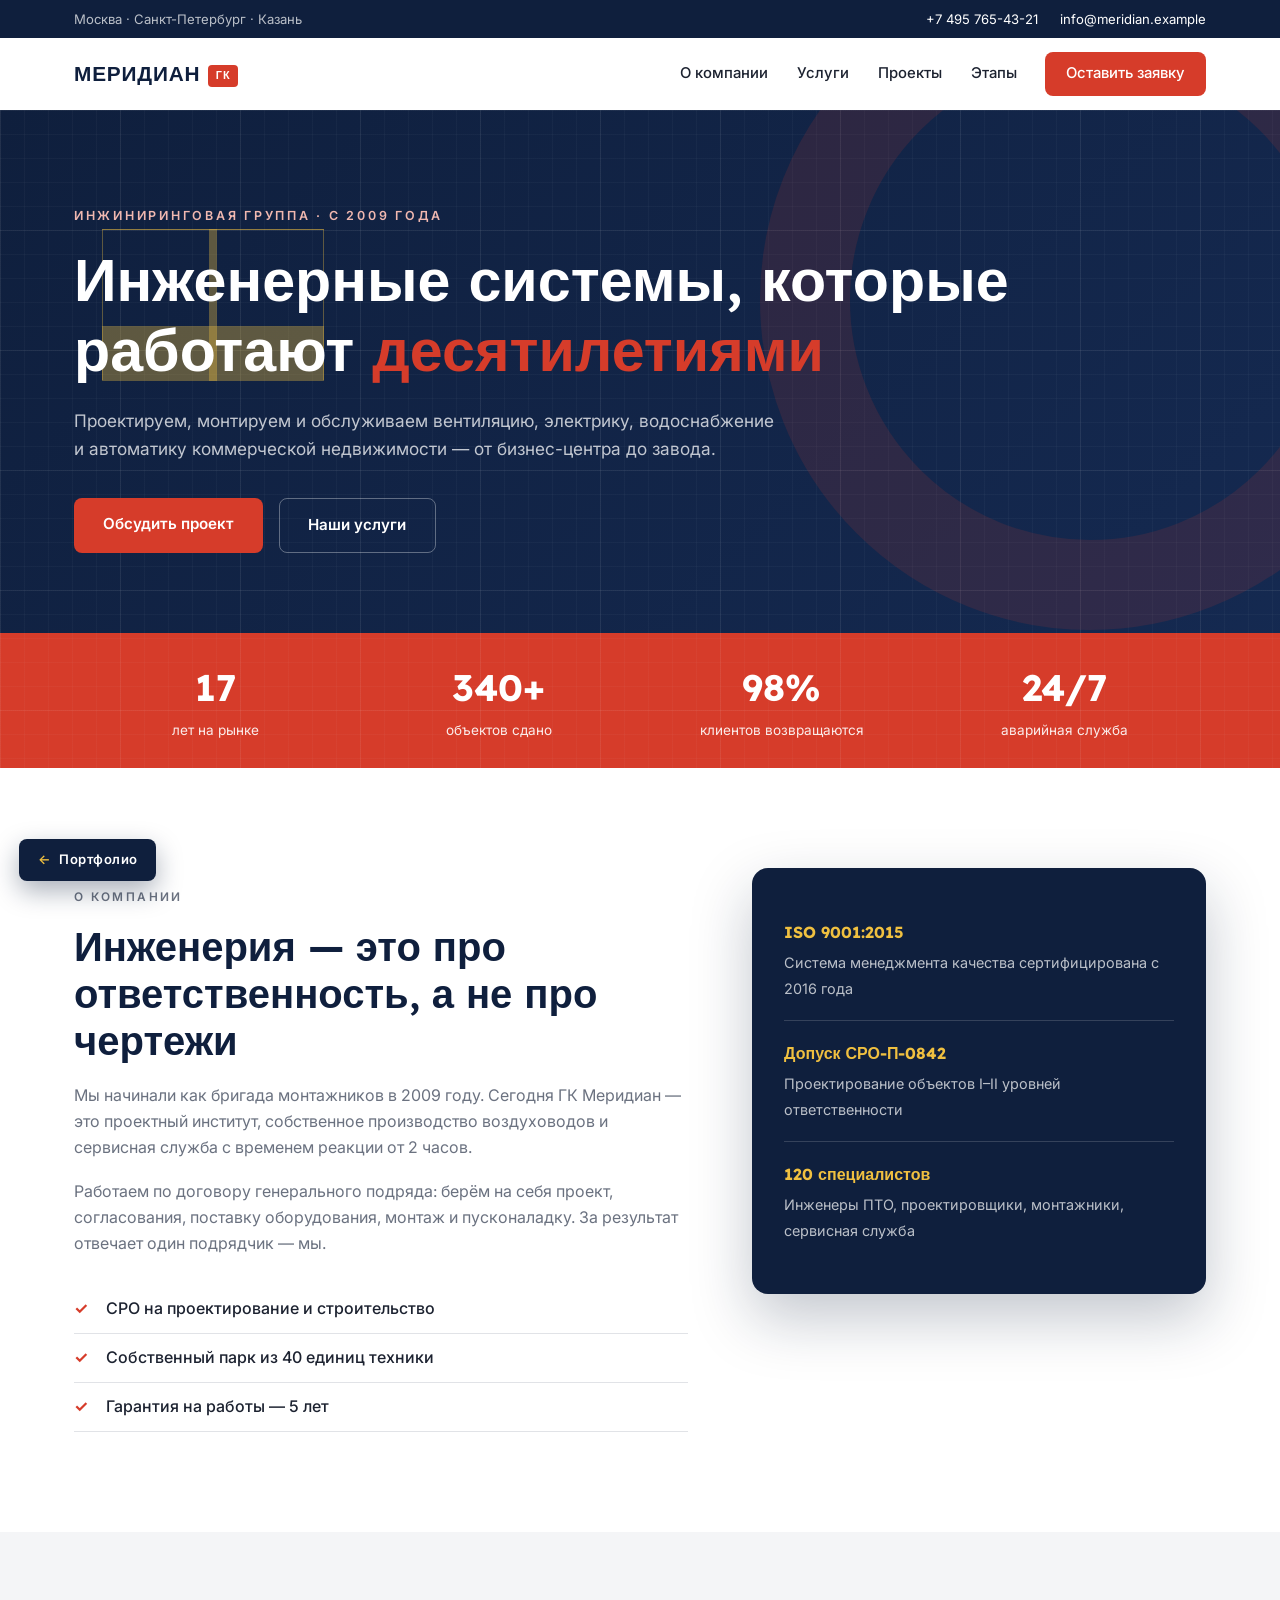
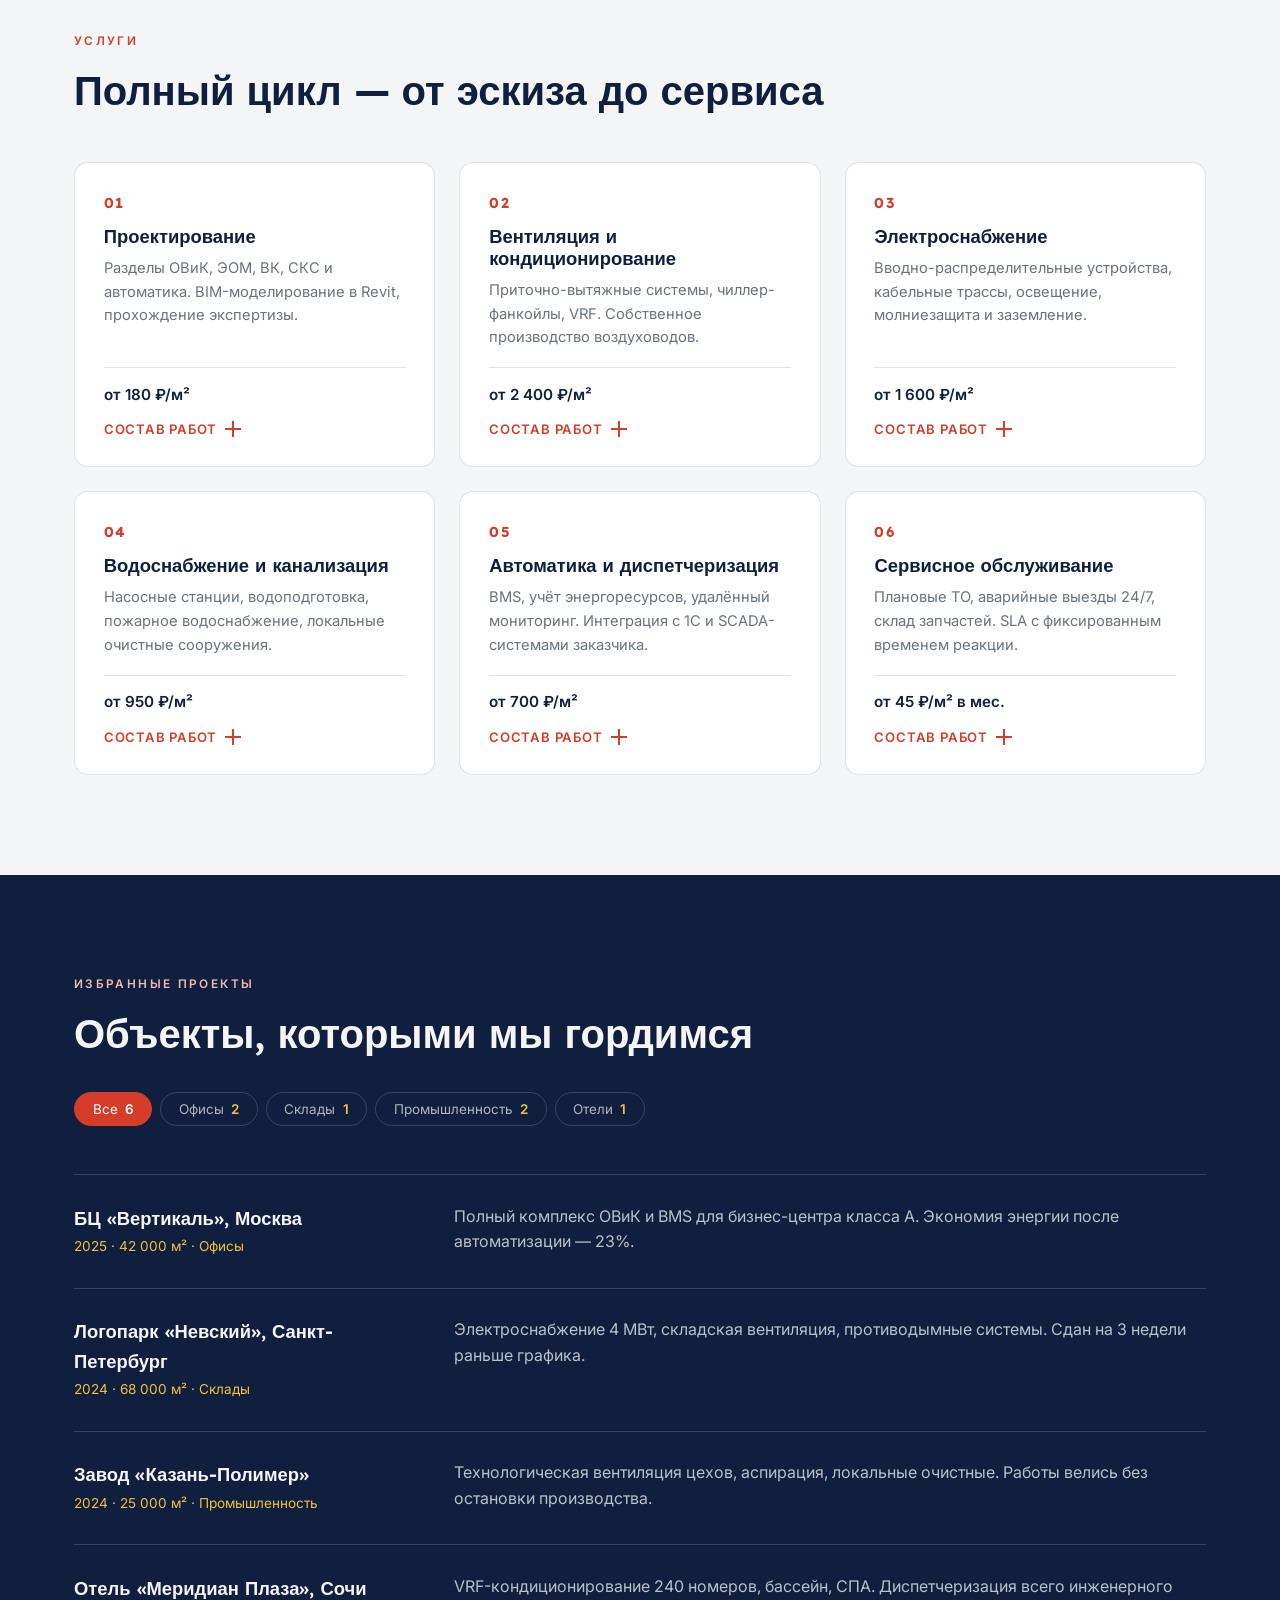
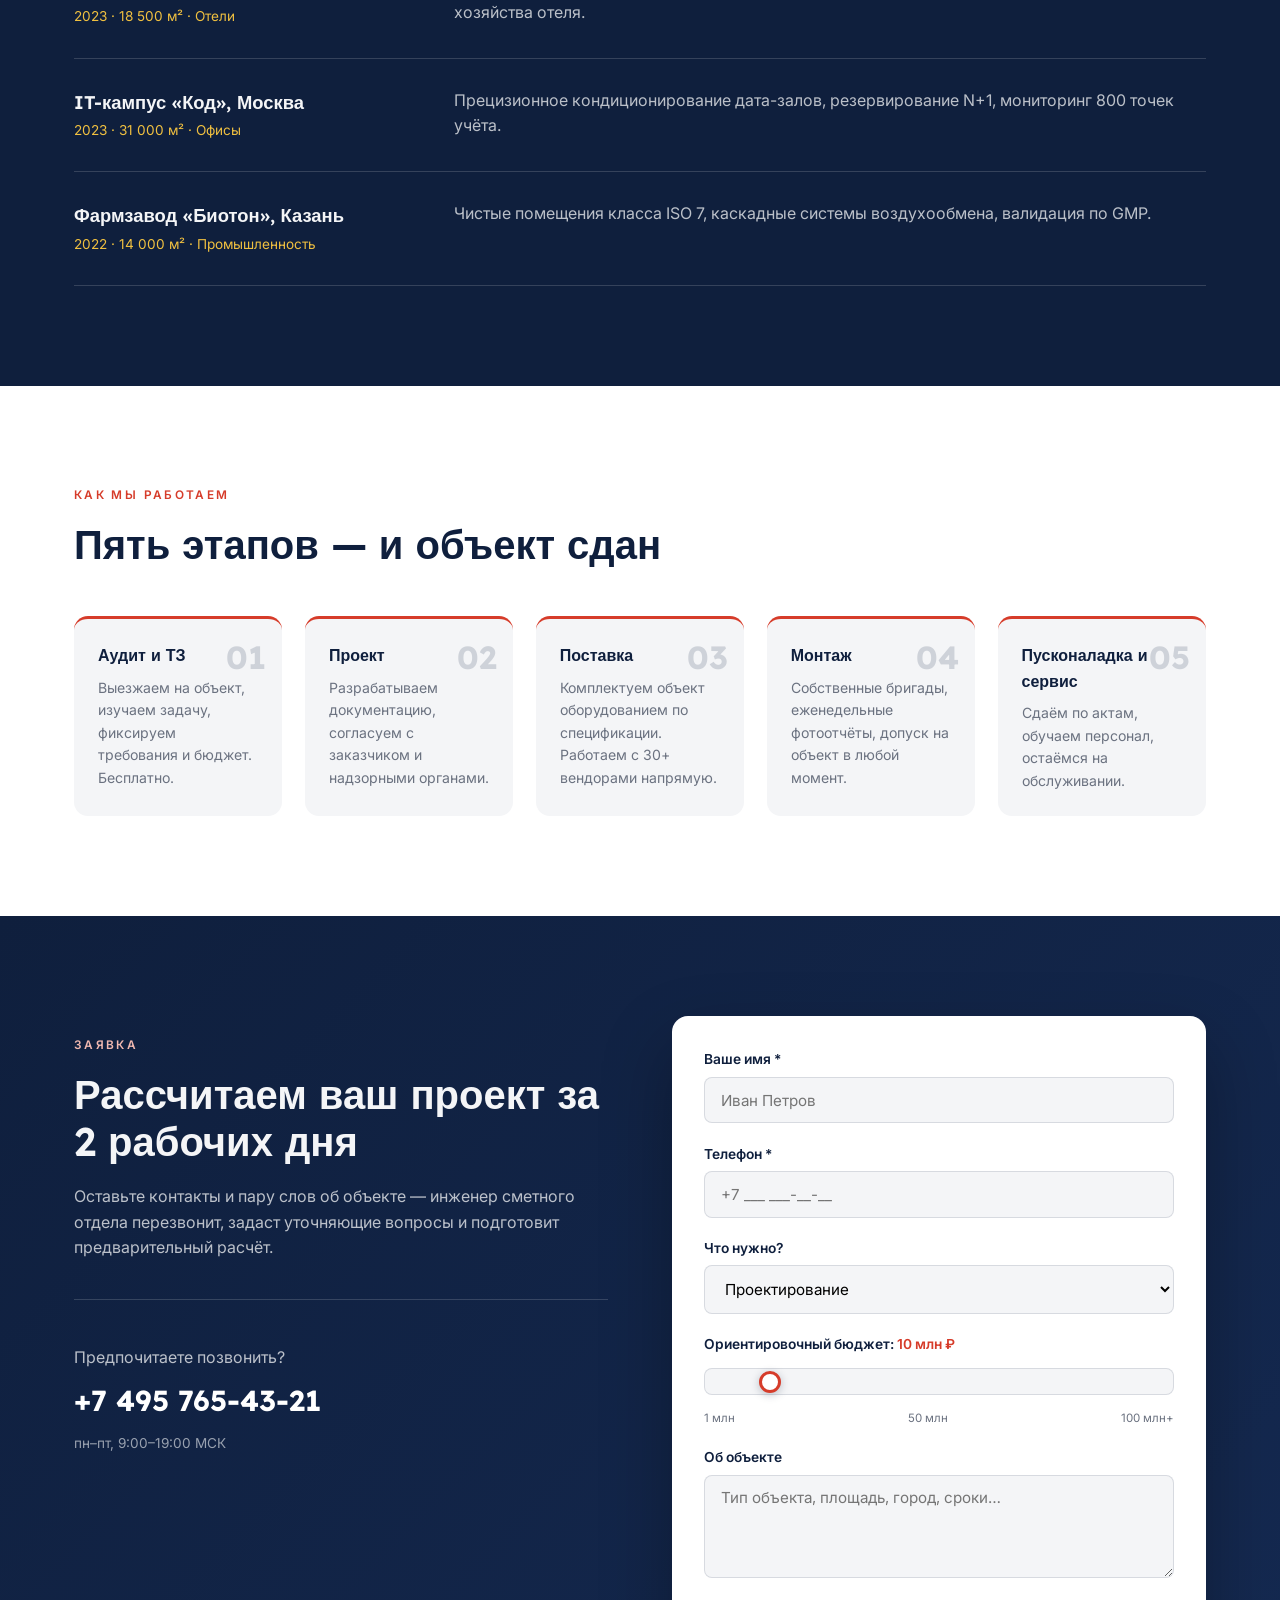
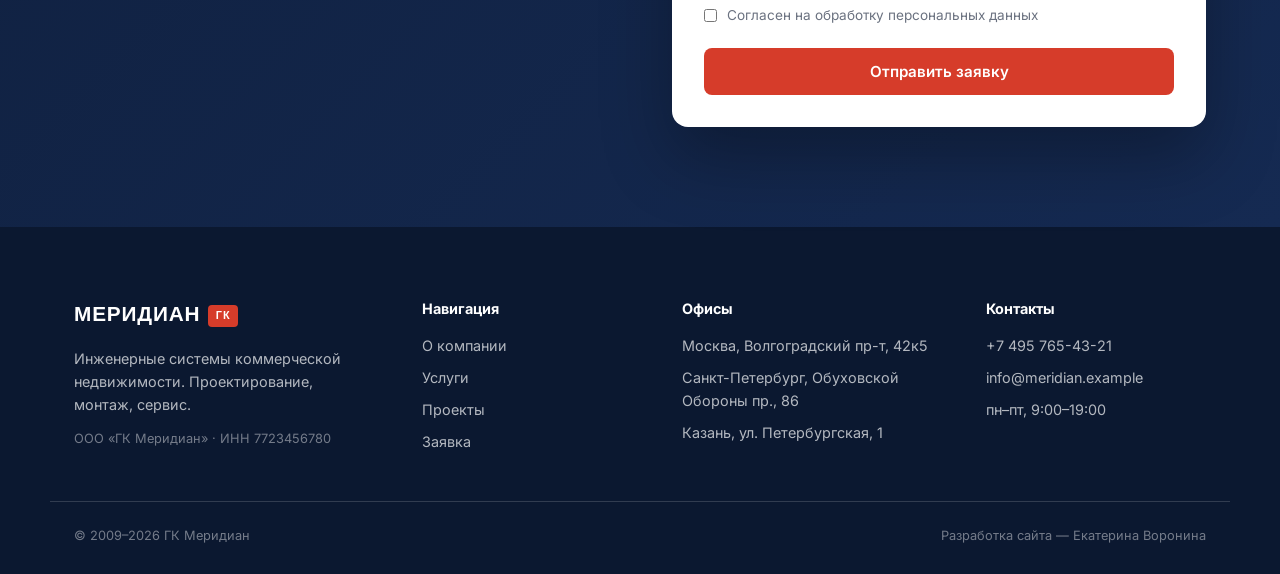
<file: 02-corporate-site/index.html>
<!DOCTYPE html>
<html lang="ru">
<head>
<meta charset="UTF-8">
<meta name="viewport" content="width=device-width, initial-scale=1.0">
<title>ГК Меридиан — инженерные системы под ключ</title>
<meta name="description" content="ГК Меридиан: проектирование, монтаж и обслуживание инженерных систем для коммерческой недвижимости. 17 лет на рынке, 340+ объектов.">
<link rel="preconnect" href="https://fonts.googleapis.com">
<link rel="preconnect" href="https://fonts.gstatic.com" crossorigin>
<link href="https://fonts.googleapis.com/css2?family=Lexend:wght@400;500;600;700&family=Inter:wght@400;500;600&display=swap" rel="stylesheet">
<link rel="icon" type="image/svg+xml" href="favicon.svg">
<link rel="stylesheet" href="css/style.css">
</head>
<body>

<div class="topbar">
  <div class="container topbar-inner">
    <span>Москва · Санкт-Петербург · Казань</span>
    <div class="topbar-contacts">
      <a href="tel:+74957654321">+7 495 765-43-21</a>
      <a href="mailto:info@meridian.example">info@meridian.example</a>
    </div>
  </div>
</div>

<header class="site-header" id="siteHeader">
  <div class="container header-inner">
    <a href="#" class="logo">МЕРИДИАН<span>ГК</span></a>
    <nav class="nav" id="nav">
      <a href="#about">О компании</a>
      <a href="#services">Услуги</a>
      <a href="#projects">Проекты</a>
      <a href="#process">Этапы</a>
      <a href="#request" class="nav-cta">Оставить заявку</a>
    </nav>
    <button class="burger" id="burger" aria-label="Меню" aria-expanded="false"><span></span><span></span></button>
  </div>
</header>

<main>

<!-- HERO -->
<section class="hero">
  <div class="blueprint" aria-hidden="true"></div>
  <div class="container">
    <p class="hero-overline reveal">Инжиниринговая группа · с 2009 года</p>
    <h1 class="reveal d1">Инженерные системы, которые работают <b>десятилетиями</b></h1>
    <p class="hero-lead reveal d2">Проектируем, монтируем и обслуживаем вентиляцию, электрику, водоснабжение и автоматику коммерческой недвижимости — от бизнес-центра до завода.</p>
    <div class="hero-actions reveal d3">
      <a href="#request" class="btn btn-primary">Обсудить проект</a>
      <a href="#services" class="btn btn-outline">Наши услуги</a>
    </div>
  </div>
  <div class="hero-band">
    <div class="container band-grid">
      <div><b data-counter="17">0</b><span>лет на рынке</span></div>
      <div><b data-counter="340" data-suffix="+">0</b><span>объектов сдано</span></div>
      <div><b data-counter="98" data-suffix="%">0</b><span>клиентов возвращаются</span></div>
      <div><b data-counter="24" data-suffix="/7">0</b><span>аварийная служба</span></div>
    </div>
  </div>
</section>

<!-- ABOUT -->
<section class="about" id="about">
  <div class="container about-grid">
    <div class="about-copy">
      <p class="overline reveal">О компании</p>
      <h2 class="reveal d1">Инженерия — это про ответственность, а не про чертежи</h2>
      <p class="reveal d2">Мы начинали как бригада монтажников в 2009 году. Сегодня ГК Меридиан — это проектный институт, собственное производство воздуховодов и сервисная служба с временем реакции от 2 часов.</p>
      <p class="reveal d3">Работаем по договору генерального подряда: берём на себя проект, согласования, поставку оборудования, монтаж и пусконаладку. За результат отвечает один подрядчик — мы.</p>
      <ul class="about-list reveal d4">
        <li>СРО на проектирование и строительство</li>
        <li>Собственный парк из 40 единиц техники</li>
        <li>Гарантия на работы — 5 лет</li>
      </ul>
    </div>
    <div class="about-card reveal d2">
      <div class="cert">
        <b>ISO 9001:2015</b>
        <span>Система менеджмента качества сертифицирована с 2016 года</span>
      </div>
      <div class="cert">
        <b>Допуск СРО-П-0842</b>
        <span>Проектирование объектов I–II уровней ответственности</span>
      </div>
      <div class="cert">
        <b>120 специалистов</b>
        <span>Инженеры ПТО, проектировщики, монтажники, сервисная служба</span>
      </div>
    </div>
  </div>
</section>

<!-- SERVICES -->
<section class="services" id="services">
  <div class="container">
    <p class="overline reveal">Услуги</p>
    <h2 class="reveal d1">Полный цикл — от эскиза до сервиса</h2>
    <div class="services-grid">
      <article class="service reveal">
        <span class="service-num">01</span>
        <h3>Проектирование</h3>
        <p>Разделы ОВиК, ЭОМ, ВК, СКС и автоматика. BIM-моделирование в Revit, прохождение экспертизы.</p>
        <div class="service-more">
          <ul>
            <li>Обследование объекта и обмеры за 3 дня</li>
            <li>BIM-модель LOD 300 с проверкой коллизий</li>
            <li>Смета по разделам, фиксируется в договоре</li>
          </ul>
        </div>
        <span class="service-price">от 180 ₽/м²</span>
        <button class="service-toggle">Состав работ<i></i></button>
      </article>
      <article class="service reveal d1">
        <span class="service-num">02</span>
        <h3>Вентиляция и кондиционирование</h3>
        <p>Приточно-вытяжные системы, чиллер-фанкойлы, VRF. Собственное производство воздуховодов.</p>
        <div class="service-more">
          <ul>
            <li>Производство воздуховодов — цех 2 000 м²</li>
            <li>Пусконаладка с замерами микроклимата</li>
            <li>Паспортизация и режимные наладки</li>
          </ul>
        </div>
        <span class="service-price">от 2 400 ₽/м²</span>
        <button class="service-toggle">Состав работ<i></i></button>
      </article>
      <article class="service reveal d2">
        <span class="service-num">03</span>
        <h3>Электроснабжение</h3>
        <p>Вводно-распределительные устройства, кабельные трассы, освещение, молниезащита и заземление.</p>
        <div class="service-more">
          <ul>
            <li>Сборка ВРУ на собственной площадке</li>
            <li>Испытания и электролаборатория</li>
            <li>Сдача в эксплуатацию с технадзором</li>
          </ul>
        </div>
        <span class="service-price">от 1 600 ₽/м²</span>
        <button class="service-toggle">Состав работ<i></i></button>
      </article>
      <article class="service reveal">
        <span class="service-num">04</span>
        <h3>Водоснабжение и канализация</h3>
        <p>Насосные станции, водоподготовка, пожарное водоснабжение, локальные очистные сооружения.</p>
        <div class="service-more">
          <ul>
            <li>Гидравлические расчёты и подбор насосов</li>
            <li>Опрессовка и промывка систем</li>
            <li>Исполнительная документация под ключ</li>
          </ul>
        </div>
        <span class="service-price">от 950 ₽/м²</span>
        <button class="service-toggle">Состав работ<i></i></button>
      </article>
      <article class="service reveal d1">
        <span class="service-num">05</span>
        <h3>Автоматика и диспетчеризация</h3>
        <p>BMS, учёт энергоресурсов, удалённый мониторинг. Интеграция с 1С и SCADA-системами заказчика.</p>
        <div class="service-more">
          <ul>
            <li>Шкафы автоматики собственной сборки</li>
            <li>Карты энергопотребления по зонам</li>
            <li>Удалённый мониторинг 24/7 с алертами</li>
          </ul>
        </div>
        <span class="service-price">от 700 ₽/м²</span>
        <button class="service-toggle">Состав работ<i></i></button>
      </article>
      <article class="service reveal d2">
        <span class="service-num">06</span>
        <h3>Сервисное обслуживание</h3>
        <p>Плановые ТО, аварийные выезды 24/7, склад запчастей. SLA с фиксированным временем реакции.</p>
        <div class="service-more">
          <ul>
            <li>Реакция на аварию — от 2 часов по SLA</li>
            <li>Собственный склад запчастей в трёх городах</li>
            <li>Ежеквартальные отчёты о состоянии систем</li>
          </ul>
        </div>
        <span class="service-price">от 45 ₽/м² в мес.</span>
        <button class="service-toggle">Состав работ<i></i></button>
      </article>
    </div>
  </div>
</section>

<!-- PROJECTS -->
<section class="projects" id="projects">
  <div class="container">
    <p class="overline light reveal">Избранные проекты</p>
    <h2 class="reveal d1">Объекты, которыми мы гордимся</h2>
    <div class="project-filters reveal d2" id="projectFilters">
      <button class="pfilter active" data-type="all">Все <b>6</b></button>
      <button class="pfilter" data-type="office">Офисы <b>2</b></button>
      <button class="pfilter" data-type="warehouse">Склады <b>1</b></button>
      <button class="pfilter" data-type="industry">Промышленность <b>2</b></button>
      <button class="pfilter" data-type="hotel">Отели <b>1</b></button>
    </div>
    <div class="projects-list" id="projectsList">
      <article class="project" data-type="office">
        <div class="project-meta">
          <b>БЦ «Вертикаль», Москва</b>
          <span>2025 · 42 000 м² · Офисы</span>
        </div>
        <p>Полный комплекс ОВиК и BMS для бизнес-центра класса А. Экономия энергии после автоматизации — 23%.</p>
      </article>
      <article class="project" data-type="warehouse">
        <div class="project-meta">
          <b>Логопарк «Невский», Санкт-Петербург</b>
          <span>2024 · 68 000 м² · Склады</span>
        </div>
        <p>Электроснабжение 4 МВт, складская вентиляция, противодымные системы. Сдан на 3 недели раньше графика.</p>
      </article>
      <article class="project" data-type="industry">
        <div class="project-meta">
          <b>Завод «Казань-Полимер»</b>
          <span>2024 · 25 000 м² · Промышленность</span>
        </div>
        <p>Технологическая вентиляция цехов, аспирация, локальные очистные. Работы велись без остановки производства.</p>
      </article>
      <article class="project" data-type="hotel">
        <div class="project-meta">
          <b>Отель «Меридиан Плаза», Сочи</b>
          <span>2023 · 18 500 м² · Отели</span>
        </div>
        <p>VRF-кондиционирование 240 номеров, бассейн, СПА. Диспетчеризация всего инженерного хозяйства отеля.</p>
      </article>
      <article class="project" data-type="office">
        <div class="project-meta">
          <b>IT-кампус «Код», Москва</b>
          <span>2023 · 31 000 м² · Офисы</span>
        </div>
        <p>Прецизионное кондиционирование дата-залов, резервирование N+1, мониторинг 800 точек учёта.</p>
      </article>
      <article class="project" data-type="industry">
        <div class="project-meta">
          <b>Фармзавод «Биотон», Казань</b>
          <span>2022 · 14 000 м² · Промышленность</span>
        </div>
        <p>Чистые помещения класса ISO 7, каскадные системы воздухообмена, валидация по GMP.</p>
      </article>
    </div>
  </div>
</section>

<!-- PROCESS -->
<section class="process" id="process">
  <div class="container">
    <p class="overline reveal">Как мы работаем</p>
    <h2 class="reveal d1">Пять этапов — и объект сдан</h2>
    <ol class="steps">
      <li class="reveal"><b>Аудит и ТЗ</b><p>Выезжаем на объект, изучаем задачу, фиксируем требования и бюджет. Бесплатно.</p></li>
      <li class="reveal d1"><b>Проект</b><p>Разрабатываем документацию, согласуем с заказчиком и надзорными органами.</p></li>
      <li class="reveal d2"><b>Поставка</b><p>Комплектуем объект оборудованием по спецификации. Работаем с 30+ вендорами напрямую.</p></li>
      <li class="reveal d3"><b>Монтаж</b><p>Собственные бригады, еженедельные фотоотчёты, допуск на объект в любой момент.</p></li>
      <li class="reveal d4"><b>Пусконаладка и сервис</b><p>Сдаём по актам, обучаем персонал, остаёмся на обслуживании.</p></li>
    </ol>
  </div>
</section>

<!-- REQUEST FORM -->
<section class="request" id="request">
  <div class="container request-grid">
    <div class="request-copy">
      <p class="overline light reveal">Заявка</p>
      <h2 class="reveal d1">Рассчитаем ваш проект за 2 рабочих дня</h2>
      <p class="reveal d2">Оставьте контакты и пару слов об объекте — инженер сметного отдела перезвонит, задаст уточняющие вопросы и подготовит предварительный расчёт.</p>
      <div class="request-contacts reveal d3">
        <p>Предпочитаете позвонить?</p>
        <a href="tel:+74957654321" class="phone">+7 495 765-43-21</a>
        <span>пн–пт, 9:00–19:00 МСК</span>
      </div>
    </div>
    <form class="request-form reveal d2" id="requestForm" novalidate>
      <div class="field">
        <label for="fName">Ваше имя *</label>
        <input type="text" id="fName" placeholder="Иван Петров" required>
        <small class="err">Укажите имя</small>
      </div>
      <div class="field">
        <label for="fPhone">Телефон *</label>
        <input type="tel" id="fPhone" placeholder="+7 ___ ___-__-__" required>
        <small class="err">Введите корректный номер</small>
      </div>
      <div class="field">
        <label for="fService">Что нужно?</label>
        <select id="fService">
          <option>Проектирование</option>
          <option>Вентиляция и кондиционирование</option>
          <option>Электроснабжение</option>
          <option>Водоснабжение и канализация</option>
          <option>Автоматика и диспетчеризация</option>
          <option>Сервисное обслуживание</option>
          <option>Комплексный проект</option>
        </select>
      </div>
      <div class="field">
        <label for="fBudget">Ориентировочный бюджет: <output id="budgetOut">10 млн ₽</output></label>
        <input type="range" id="fBudget" min="1" max="100" value="10" step="1">
        <div class="range-scale"><span>1 млн</span><span>50 млн</span><span>100 млн+</span></div>
      </div>
      <div class="field">
        <label for="fMsg">Об объекте</label>
        <textarea id="fMsg" rows="4" placeholder="Тип объекта, площадь, город, сроки…"></textarea>
      </div>
      <label class="consent">
        <input type="checkbox" id="fConsent" required>
        <span>Согласен на обработку персональных данных</span>
      </label>
      <small class="err" id="consentErr">Нужно согласие на обработку данных</small>
      <button type="submit" class="btn btn-primary btn-wide">Отправить заявку</button>
      <div class="form-success" id="formSuccess" hidden>
        <b>Заявка отправлена</b>
        <p>Инженер сметного отдела свяжется с вами в течение рабочего дня.</p>
      </div>
    </form>
  </div>
</section>

</main>

<footer class="site-footer">
  <div class="container footer-grid">
    <div>
      <a href="#" class="logo light">МЕРИДИАН<span>ГК</span></a>
      <p class="footer-note">Инженерные системы коммерческой недвижимости. Проектирование, монтаж, сервис.</p>
      <p class="footer-legal">ООО «ГК Меридиан» · ИНН 7723456780</p>
    </div>
    <div class="footer-col">
      <b>Навигация</b>
      <a href="#about">О компании</a>
      <a href="#services">Услуги</a>
      <a href="#projects">Проекты</a>
      <a href="#request">Заявка</a>
    </div>
    <div class="footer-col">
      <b>Офисы</b>
      <span>Москва, Волгоградский пр-т, 42к5</span>
      <span>Санкт-Петербург, Обуховской Обороны пр., 86</span>
      <span>Казань, ул. Петербургская, 1</span>
    </div>
    <div class="footer-col">
      <b>Контакты</b>
      <a href="tel:+74957654321">+7 495 765-43-21</a>
      <a href="mailto:info@meridian.example">info@meridian.example</a>
      <span>пн–пт, 9:00–19:00</span>
    </div>
  </div>
  <div class="container footer-bottom">
    <span>© 2009–2026 ГК Меридиан</span>
    <span>Разработка сайта — Екатерина Воронина</span>
  </div>
</footer>

<a href="../index.html" class="back-link" title="Назад к портфолио Екатерины Ворониной"><span>←</span> Портфолио</a>
<script src="js/main.js"></script>
</body>
</html>
</file>
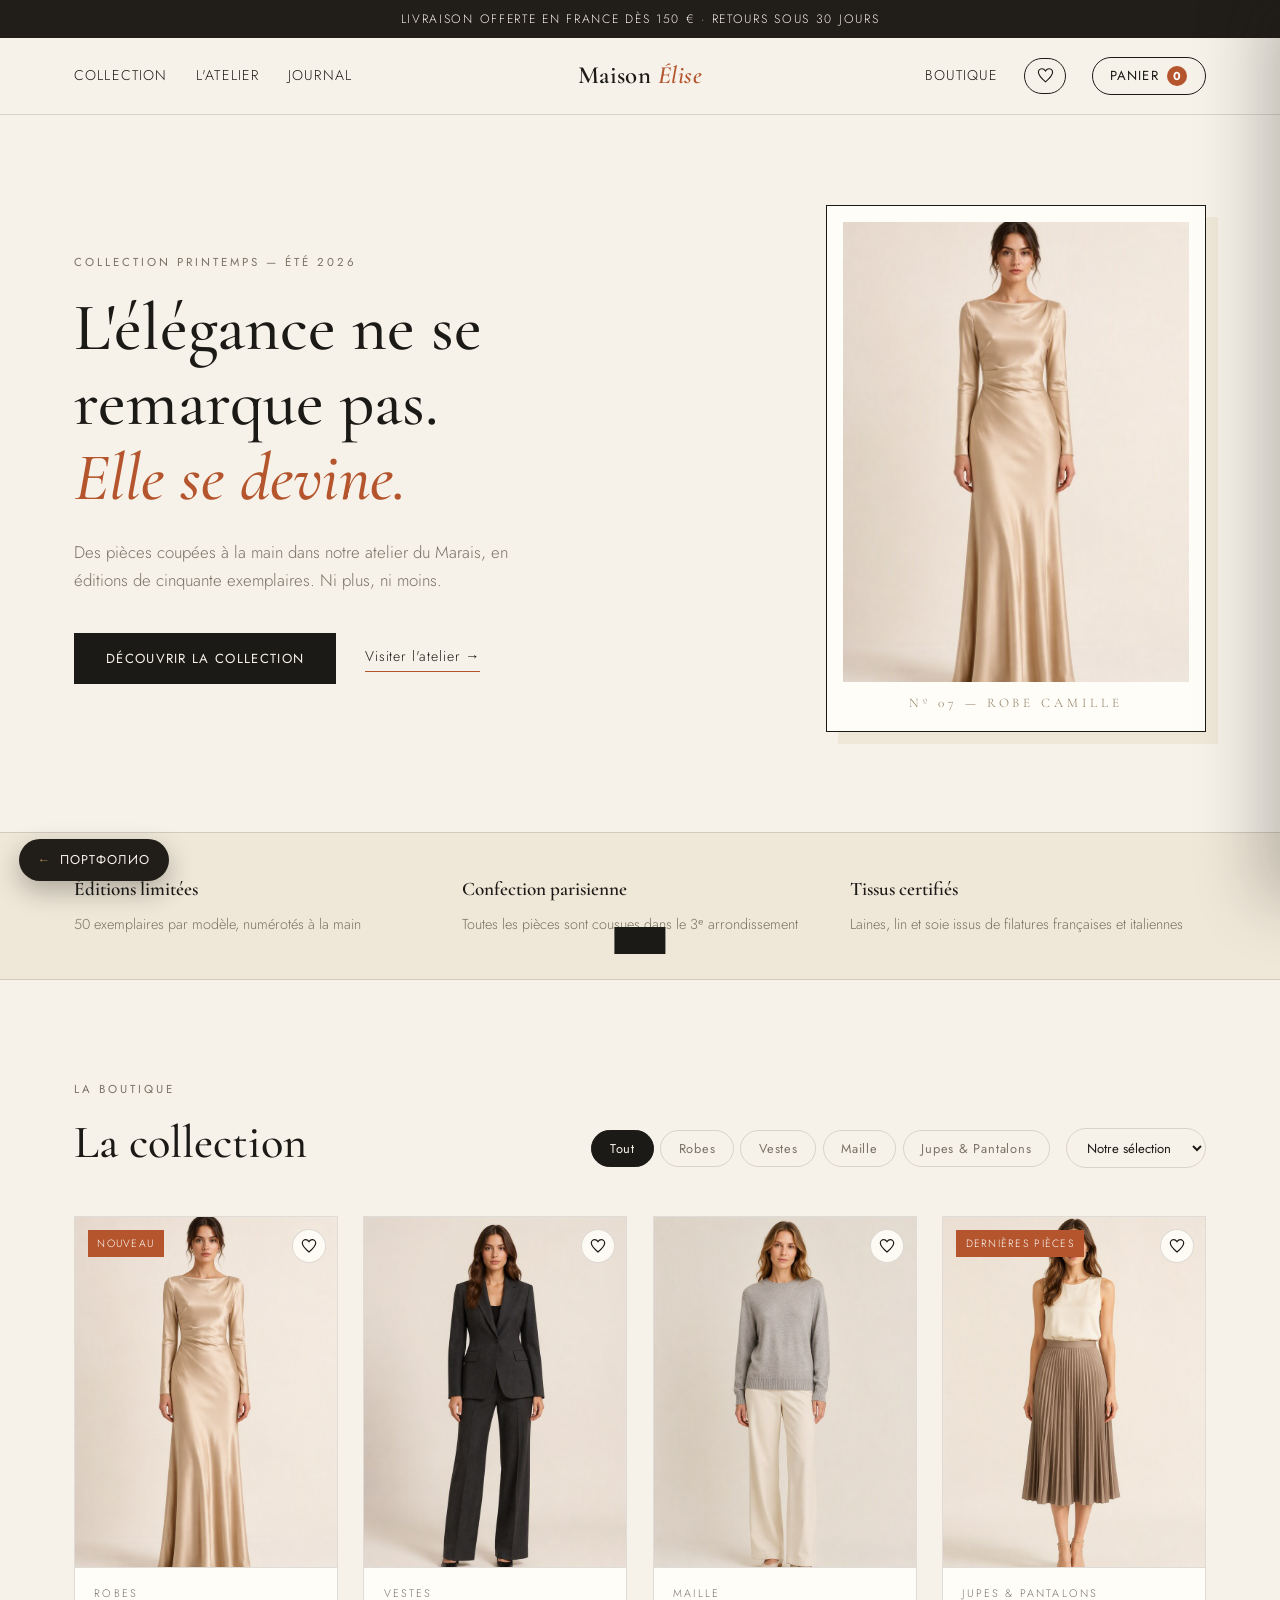
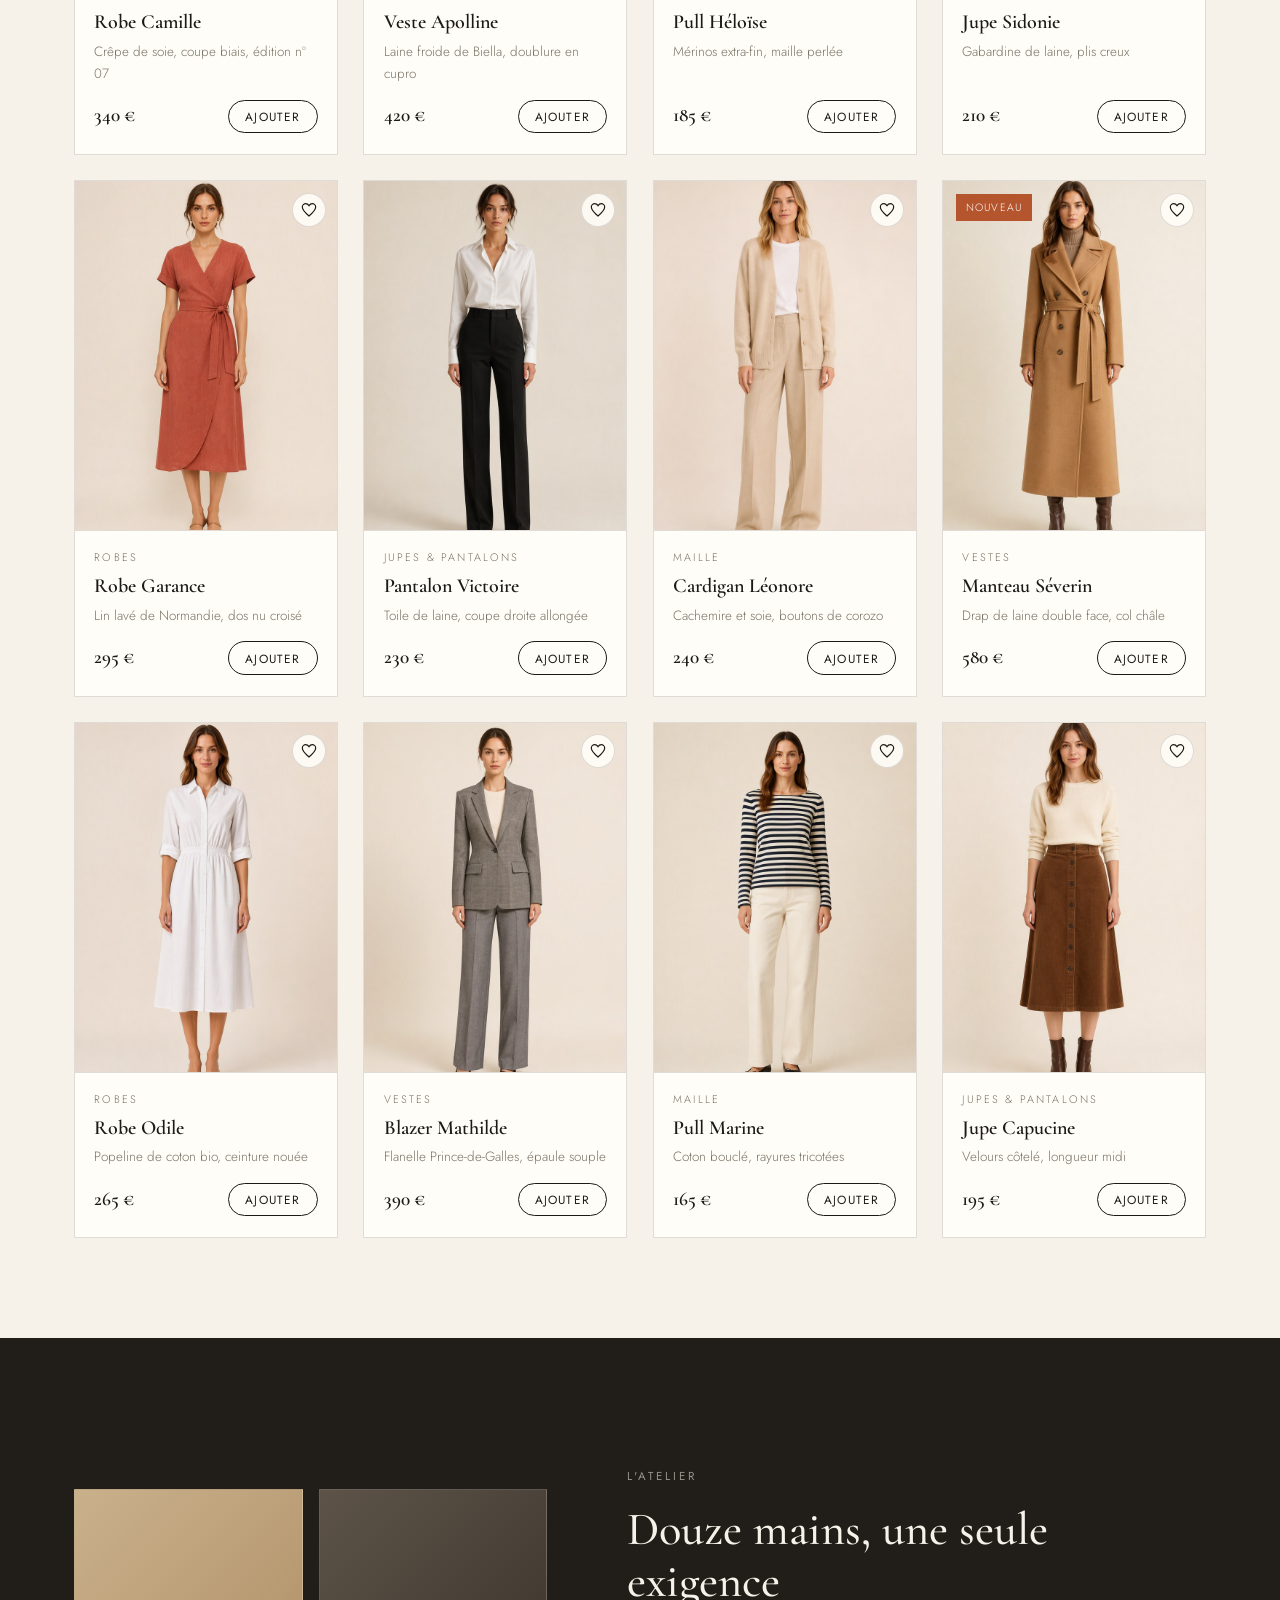
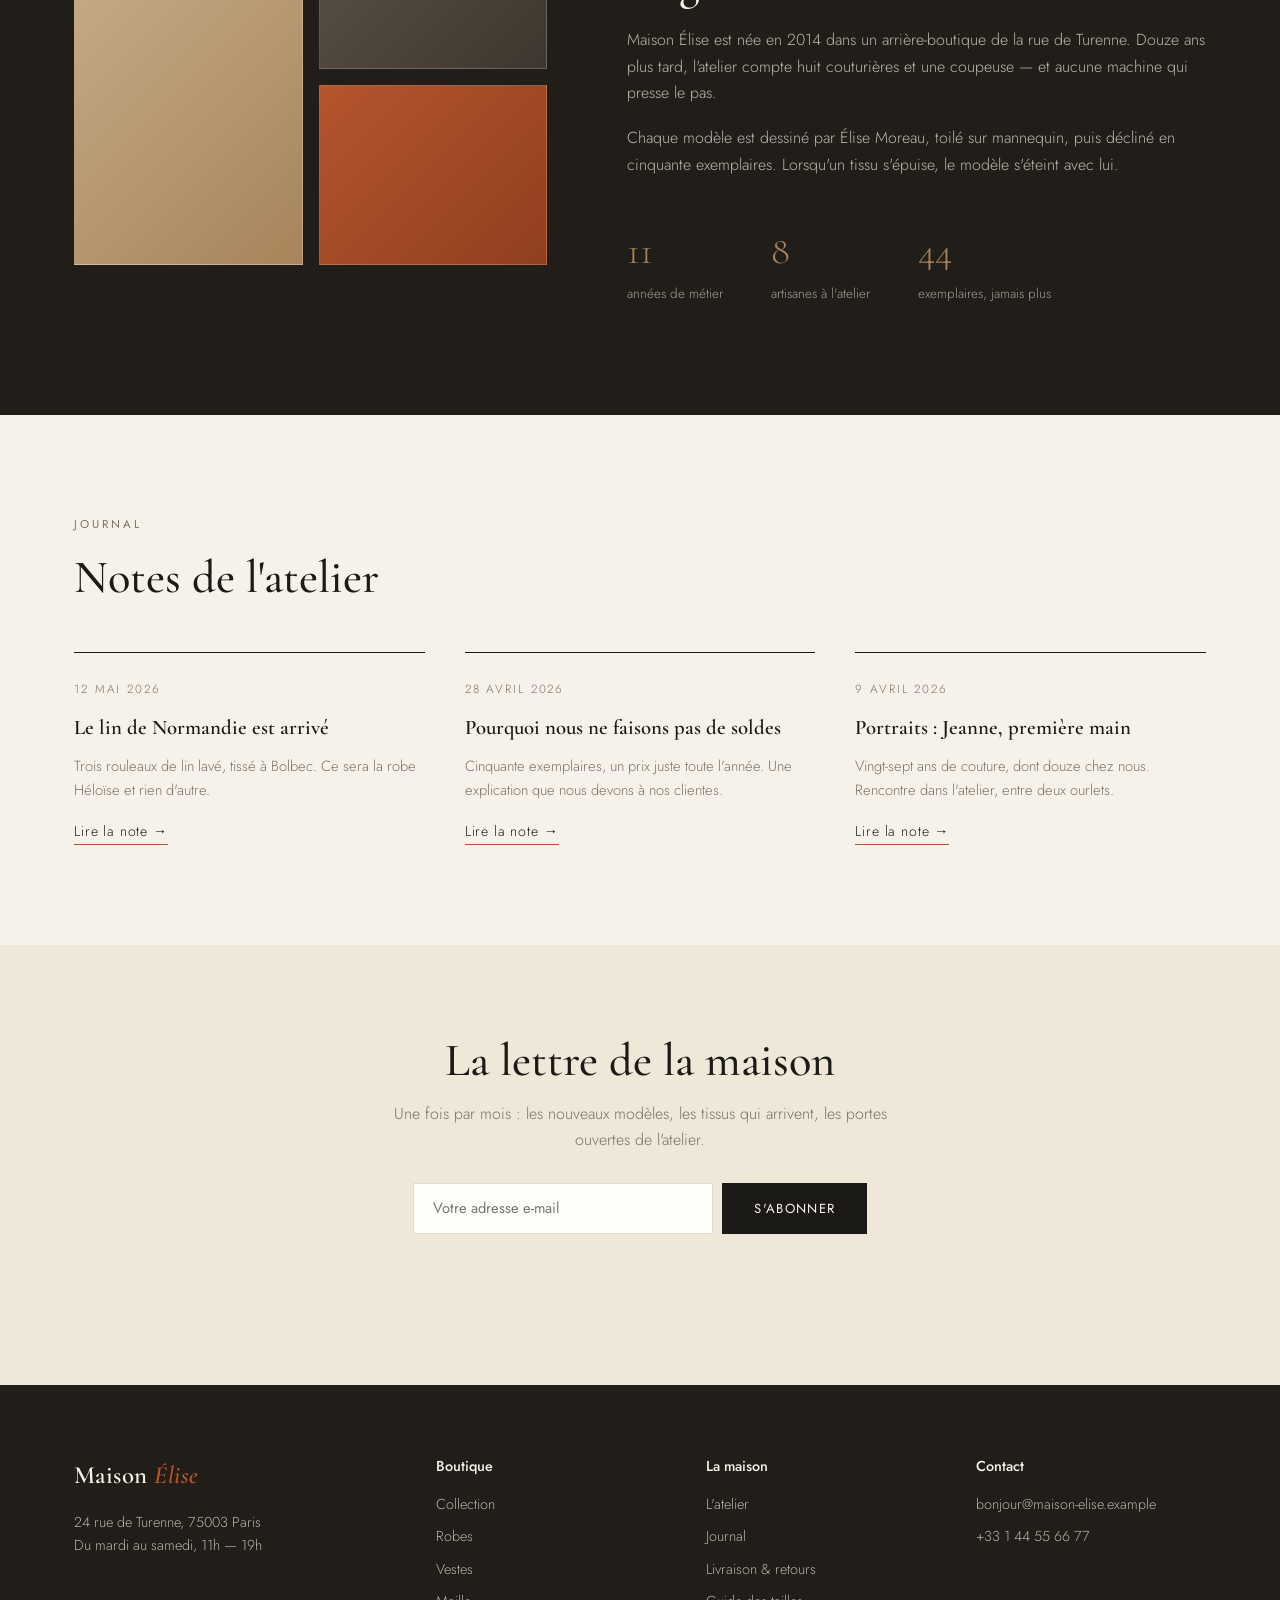
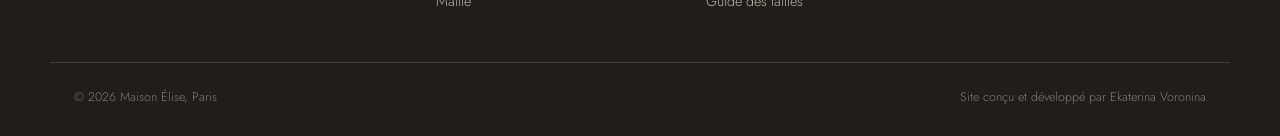
<file: 03-french-shop/index.html>
<!DOCTYPE html>
<html lang="fr">
<head>
<meta charset="UTF-8">
<meta name="viewport" content="width=device-width, initial-scale=1.0">
<title>Maison Élise — Vêtements femme · Paris</title>
<meta name="description" content="Maison Élise — maison de couture parisienne. Robes, vestes et maille en éditions limitées, confectionnées dans notre atelier du Marais.">
<link rel="preconnect" href="https://fonts.googleapis.com">
<link rel="preconnect" href="https://fonts.gstatic.com" crossorigin>
<link href="https://fonts.googleapis.com/css2?family=Cormorant+Garamond:ital,wght@0,400;0,500;0,600;1,400;1,500&family=Jost:wght@300;400;500&display=swap" rel="stylesheet">
<link rel="icon" type="image/svg+xml" href="favicon.svg">
<link rel="stylesheet" href="css/style.css">
</head>
<body>

<div class="announce">Livraison offerte en France dès 150 € · Retours sous 30 jours</div>

<header class="site-header" id="siteHeader">
  <div class="container header-inner">
    <button class="burger" id="burger" aria-label="Menu" aria-expanded="false"><span></span><span></span></button>
    <nav class="nav nav-left" id="nav">
      <a href="#collection">Collection</a>
      <a href="#atelier">L'Atelier</a>
      <a href="#journal">Journal</a>
    </nav>
    <a href="#" class="logo">Maison <em>Élise</em></a>
    <div class="header-right">
      <a href="#collection" class="header-link">Boutique</a>
      <button class="wish-btn" id="wishBtn" aria-label="Favoris">
        <svg viewBox="0 0 24 24" width="17" height="17"><path d="M12 21 C5 15 2 11 2 7.5 C2 4.5 4.5 2.5 7 2.5 C9 2.5 11 4 12 5.5 C13 4 15 2.5 17 2.5 C19.5 2.5 22 4.5 22 7.5 C22 11 19 15 12 21 Z" fill="none" stroke="currentColor" stroke-width="1.6"/></svg>
        <b class="cart-count" id="wishCount">0</b>
      </button>
      <button class="cart-btn" id="cartBtn" aria-label="Panier">
        Panier <b class="cart-count" id="cartCount">0</b>
      </button>
    </div>
  </div>
</header>

<main>

<!-- HERO -->
<section class="hero">
  <div class="container hero-grid">
    <div class="hero-copy">
      <p class="overline reveal">Collection Printemps — Été 2026</p>
      <h1 class="reveal d1">L'élégance ne se remarque pas.<br><em>Elle se devine.</em></h1>
      <p class="hero-lead reveal d2">Des pièces coupées à la main dans notre atelier du Marais, en éditions de cinquante exemplaires. Ni plus, ni moins.</p>
      <div class="hero-actions reveal d3">
        <a href="#collection" class="btn btn-dark">Découvrir la collection</a>
        <a href="#atelier" class="link-arrow">Visiter l'atelier →</a>
      </div>
    </div>
    <div class="hero-visual reveal d2">
      <div class="hero-frame">
        <img src="img/robe-camille.jpg" alt="Robe Camille — crêpe de soie, édition nº 07" class="hero-photo">
        <p class="hero-caption">Nº 07 — Robe Camille</p>
      </div>
    </div>
  </div>
</section>

<!-- VALUES -->
<section class="values">
  <div class="container values-grid">
    <div class="reveal"><b>Éditions limitées</b><span>50 exemplaires par modèle, numérotés à la main</span></div>
    <div class="reveal d1"><b>Confection parisienne</b><span>Toutes les pièces sont cousues dans le 3ᵉ arrondissement</span></div>
    <div class="reveal d2"><b>Tissus certifiés</b><span>Laines, lin et soie issus de filatures françaises et italiennes</span></div>
  </div>
</section>

<!-- COLLECTION -->
<section class="collection" id="collection">
  <div class="container">
    <div class="collection-head">
      <div>
        <p class="overline reveal">La boutique</p>
        <h2 class="reveal d1">La collection</h2>
      </div>
      <div class="shop-tools reveal d2">
        <div class="filters" id="filters">
          <button class="filter active" data-cat="all">Tout</button>
          <button class="filter" data-cat="robes">Robes</button>
          <button class="filter" data-cat="vestes">Vestes</button>
          <button class="filter" data-cat="maille">Maille</button>
          <button class="filter" data-cat="jupes">Jupes &amp; Pantalons</button>
        </div>
        <select id="sort" class="sort" aria-label="Trier">
          <option value="featured">Notre sélection</option>
          <option value="price-asc">Prix croissant</option>
          <option value="price-desc">Prix décroissant</option>
        </select>
      </div>
    </div>
    <div class="product-grid" id="productGrid"></div>
    <p class="empty-note" id="emptyNote" hidden>Aucune pièce dans cette catégorie pour le moment.</p>
  </div>
</section>

<!-- ATELIER -->
<section class="atelier" id="atelier">
  <div class="container atelier-grid">
    <div class="atelier-visual reveal" aria-hidden="true">
      <div class="swatch s1"></div>
      <div class="swatch s2"></div>
      <div class="swatch s3"></div>
    </div>
    <div class="atelier-copy">
      <p class="overline light reveal">L'atelier</p>
      <h2 class="reveal d1">Douze mains, une seule exigence</h2>
      <p class="reveal d2">Maison Élise est née en 2014 dans un arrière-boutique de la rue de Turenne. Douze ans plus tard, l'atelier compte huit couturières et une coupeuse — et aucune machine qui presse le pas.</p>
      <p class="reveal d3">Chaque modèle est dessiné par Élise Moreau, toilé sur mannequin, puis décliné en cinquante exemplaires. Lorsqu'un tissu s'épuise, le modèle s'éteint avec lui.</p>
      <dl class="atelier-stats reveal d4">
        <div><dt data-counter="12">0</dt><dd>années de métier</dd></div>
        <div><dt data-counter="9">0</dt><dd>artisanes à l'atelier</dd></div>
        <div><dt data-counter="50">0</dt><dd>exemplaires, jamais plus</dd></div>
      </dl>
    </div>
  </div>
</section>

<!-- JOURNAL -->
<section class="journal" id="journal">
  <div class="container">
    <p class="overline reveal">Journal</p>
    <h2 class="reveal d1">Notes de l'atelier</h2>
    <div class="journal-grid">
      <article class="note reveal">
        <span class="note-date">12 mai 2026</span>
        <h3>Le lin de Normandie est arrivé</h3>
        <p>Trois rouleaux de lin lavé, tissé à Bolbec. Ce sera la robe Héloïse et rien d'autre.</p>
        <a href="#" class="link-arrow">Lire la note →</a>
      </article>
      <article class="note reveal d1">
        <span class="note-date">28 avril 2026</span>
        <h3>Pourquoi nous ne faisons pas de soldes</h3>
        <p>Cinquante exemplaires, un prix juste toute l'année. Une explication que nous devons à nos clientes.</p>
        <a href="#" class="link-arrow">Lire la note →</a>
      </article>
      <article class="note reveal d2">
        <span class="note-date">9 avril 2026</span>
        <h3>Portraits : Jeanne, première main</h3>
        <p>Vingt-sept ans de couture, dont douze chez nous. Rencontre dans l'atelier, entre deux ourlets.</p>
        <a href="#" class="link-arrow">Lire la note →</a>
      </article>
    </div>
  </div>
</section>

<!-- NEWSLETTER -->
<section class="newsletter">
  <div class="container newsletter-inner">
    <h2 class="reveal">La lettre de la maison</h2>
    <p class="reveal d1">Une fois par mois : les nouveaux modèles, les tissus qui arrivent, les portes ouvertes de l'atelier.</p>
    <form class="newsletter-form reveal d2" id="newsForm" novalidate>
      <input type="email" id="newsEmail" placeholder="Votre adresse e-mail" required>
      <button type="submit" class="btn btn-dark">S'abonner</button>
    </form>
    <p class="news-note" id="newsNote"></p>
  </div>
</section>

</main>

<footer class="site-footer">
  <div class="container footer-grid">
    <div>
      <a href="#" class="logo light">Maison <em>Élise</em></a>
      <p class="footer-note">24 rue de Turenne, 75003 Paris<br>Du mardi au samedi, 11h — 19h</p>
    </div>
    <div class="footer-col">
      <b>Boutique</b>
      <a href="#collection">Collection</a>
      <a href="#collection">Robes</a>
      <a href="#collection">Vestes</a>
      <a href="#collection">Maille</a>
    </div>
    <div class="footer-col">
      <b>La maison</b>
      <a href="#atelier">L'atelier</a>
      <a href="#journal">Journal</a>
      <a href="#">Livraison &amp; retours</a>
      <a href="#">Guide des tailles</a>
    </div>
    <div class="footer-col">
      <b>Contact</b>
      <a href="mailto:bonjour@maison-elise.example">bonjour@maison-elise.example</a>
      <a href="tel:+33144556677">+33 1 44 55 66 77</a>
    </div>
  </div>
  <div class="container footer-bottom">
    <span>© 2026 Maison Élise, Paris</span>
    <span>Site conçu et développé par Ekaterina Voronina</span>
  </div>
</footer>

<!-- CART DRAWER -->
<div class="cart-overlay" id="cartOverlay"></div>
<aside class="cart-drawer" id="cartDrawer" aria-label="Panier">
  <div class="cart-head">
    <h3>Votre panier</h3>
    <button class="cart-close" id="cartClose" aria-label="Fermer">✕</button>
  </div>
  <div class="cart-items" id="cartItems"></div>
  <div class="cart-foot" id="cartFoot">
    <div class="cart-total"><span>Sous-total</span><b id="cartTotal">0 €</b></div>
    <p class="cart-ship" id="cartShip"></p>
    <button class="btn btn-dark btn-wide" id="checkoutBtn">Passer commande</button>
  </div>
</aside>

<!-- SIZE MODAL -->
<div class="modal-overlay" id="sizeOverlay">
  <div class="size-modal" role="dialog" aria-modal="true">
    <button class="cart-close" id="sizeClose" aria-label="Fermer">✕</button>
    <p class="size-cat" id="sizeCat"></p>
    <h3 id="sizeName"></h3>
    <p class="size-price" id="sizePrice"></p>
    <p class="size-label">Choisissez votre taille</p>
    <div class="size-options" id="sizeOptions"></div>
    <button class="btn btn-dark btn-wide" id="addToCartBtn" disabled>Ajouter au panier</button>
  </div>
</div>

<!-- QUICK VIEW -->
<div class="modal-overlay" id="qvOverlay">
  <div class="qv-modal" role="dialog" aria-modal="true">
    <button class="cart-close" id="qvClose" aria-label="Fermer">✕</button>
    <div class="qv-visual" id="qvVisual"></div>
    <div class="qv-body">
      <p class="size-cat" id="qvCat"></p>
      <h3 id="qvName"></h3>
      <p class="size-price" id="qvPrice"></p>
      <p class="qv-desc" id="qvDesc"></p>
      <ul class="qv-details">
        <li>Confectionnée à la main dans notre atelier du Marais</li>
        <li>Édition numérotée — 50 exemplaires maximum</li>
        <li>Livraison sous 48h, retours sous 30 jours</li>
      </ul>
      <p class="size-label">Choisissez votre taille</p>
      <div class="size-options" id="qvSizes"></div>
      <div class="qv-foot">
        <div class="qty qv-qty">
          <button id="qvMinus" aria-label="Moins">−</button><span id="qvQty">1</span><button id="qvPlus" aria-label="Plus">+</button>
        </div>
        <button class="btn btn-dark" id="qvAdd" disabled>Ajouter au panier</button>
      </div>
    </div>
  </div>
</div>

<div class="toast" id="toast"></div>

<a href="../index.html" class="back-link" title="Назад к портфолио Екатерины Ворониной"><span>←</span> Портфолио</a>
<script src="js/main.js"></script>
</body>
</html>
</file>
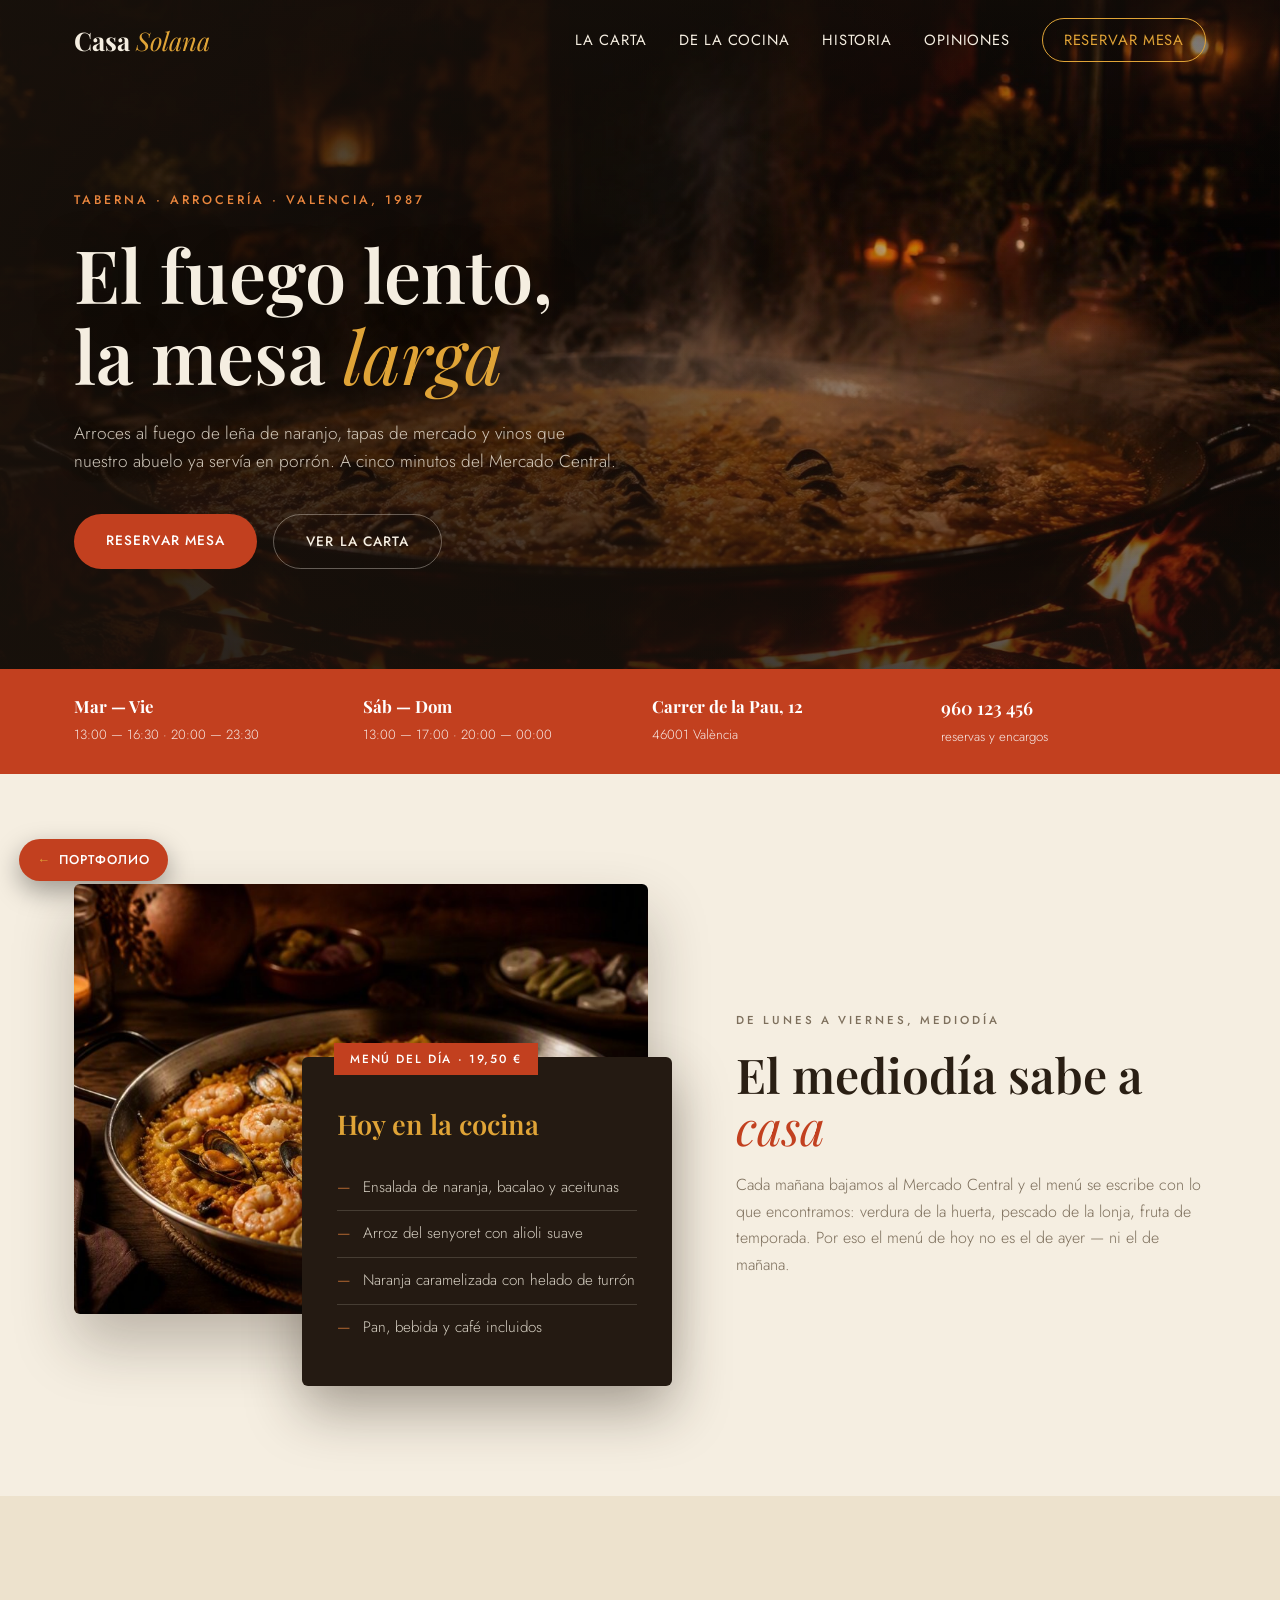
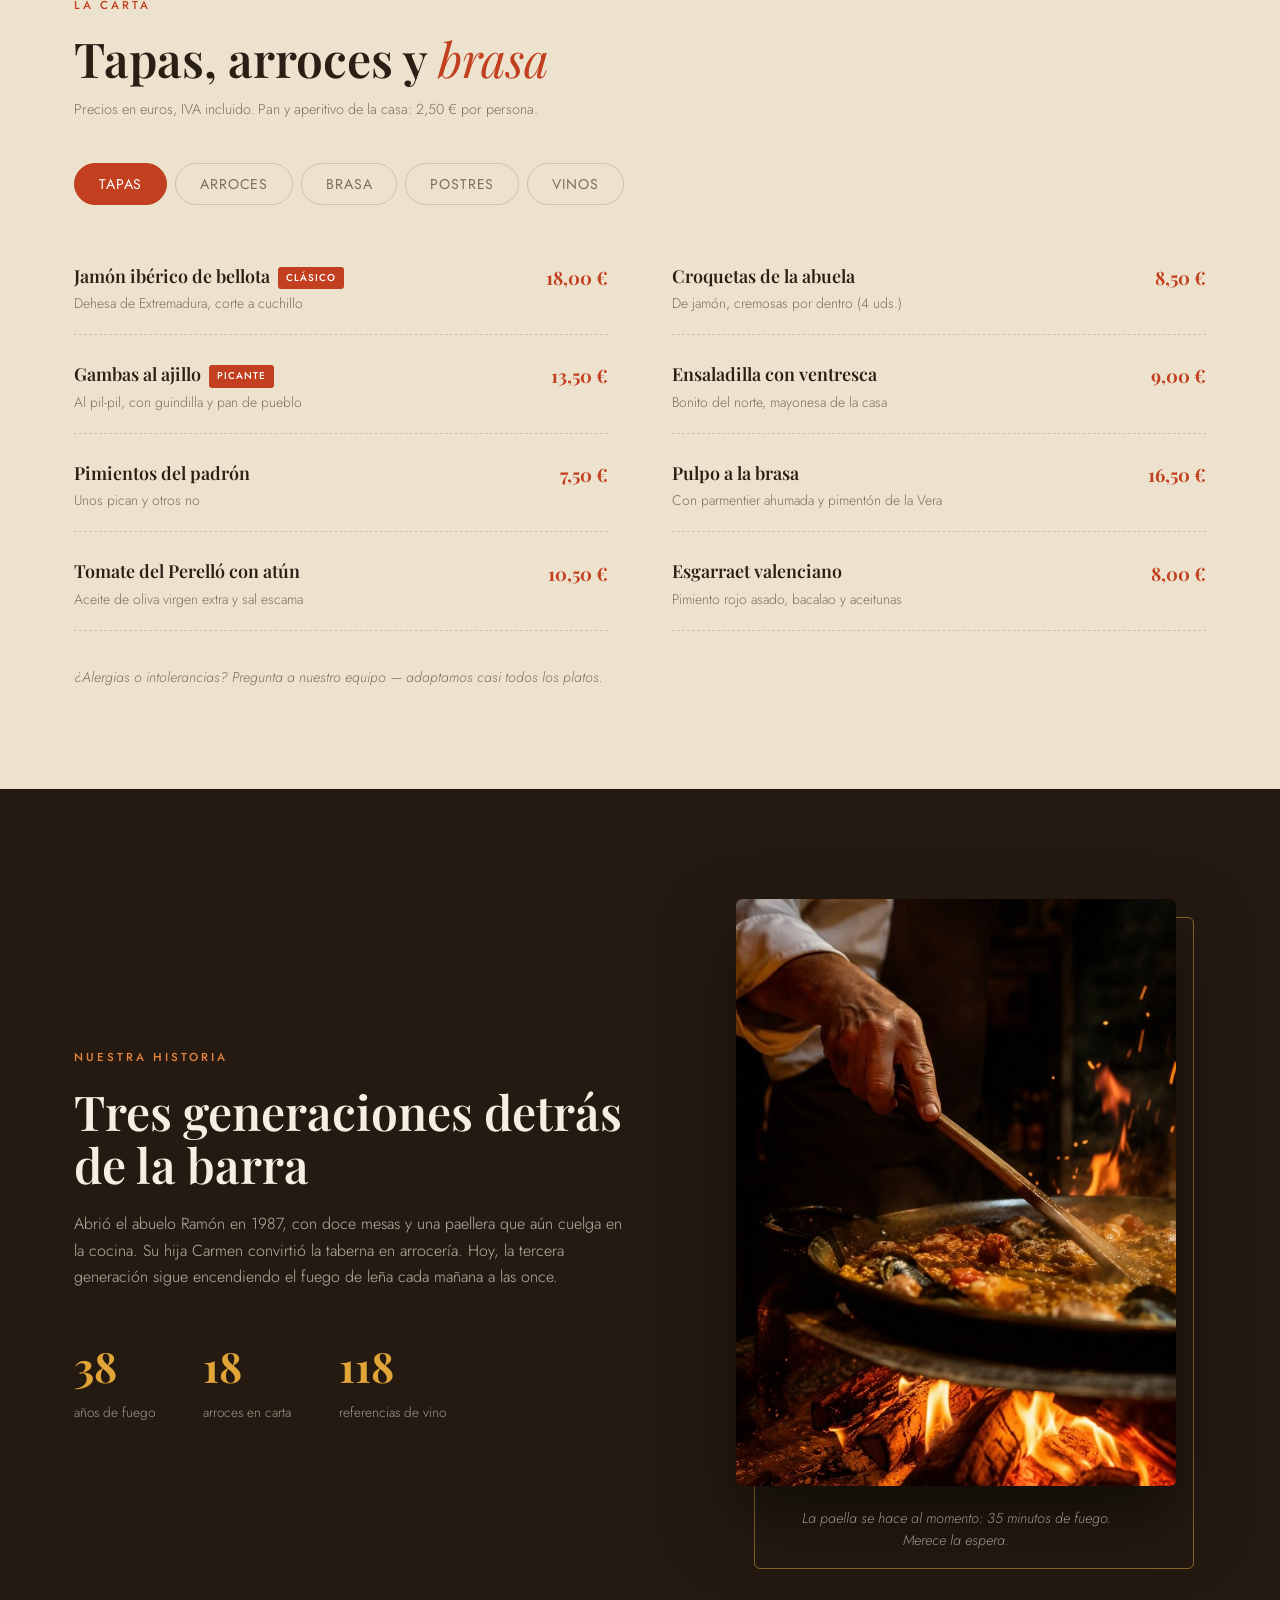
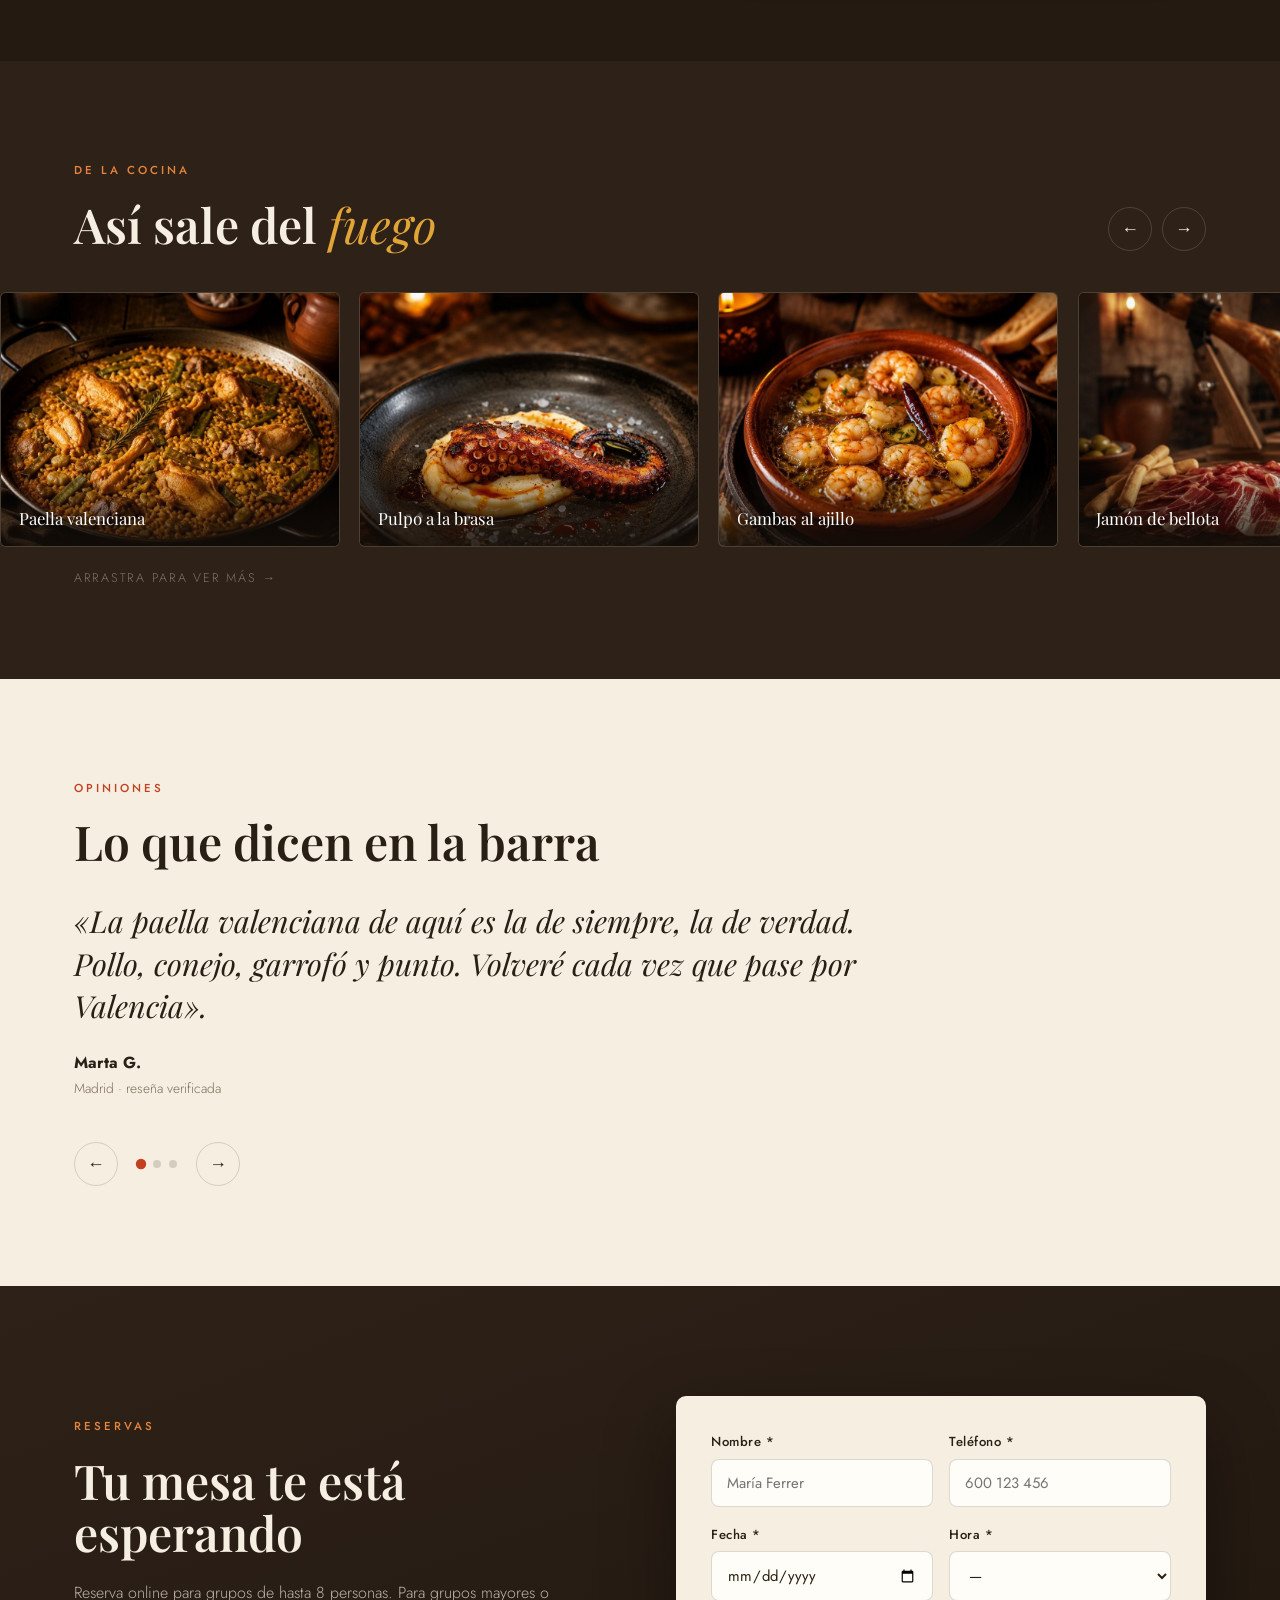
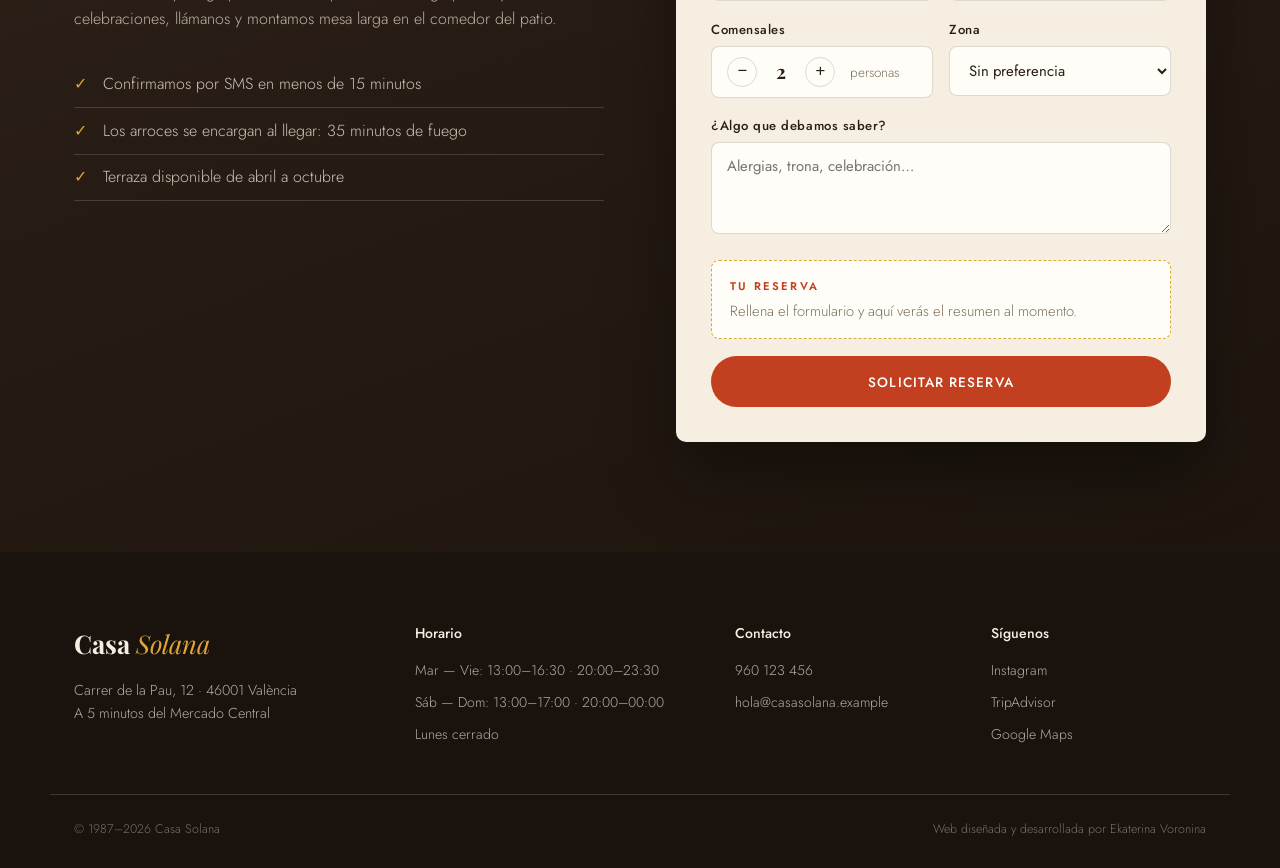
<file: 04-spanish-restaurant/index.html>
<!DOCTYPE html>
<html lang="es">
<head>
<meta charset="UTF-8">
<meta name="viewport" content="width=device-width, initial-scale=1.0">
<title>Casa Solana — Cocina española · Valencia</title>
<meta name="description" content="Casa Solana: taberna y arrocería en el corazón de Valencia. Tapas, paellas al fuego de leña y vinos de la tierra desde 1987.">
<link rel="preconnect" href="https://fonts.googleapis.com">
<link rel="preconnect" href="https://fonts.gstatic.com" crossorigin>
<link href="https://fonts.googleapis.com/css2?family=Playfair+Display:ital,wght@0,400;0,600;0,700;1,400&family=Jost:wght@300;400;500;600&display=swap" rel="stylesheet">
<link rel="icon" type="image/svg+xml" href="favicon.svg">
<link rel="stylesheet" href="css/style.css">
</head>
<body>

<header class="site-header" id="siteHeader">
  <div class="container header-inner">
    <a href="#" class="logo">Casa <em>Solana</em></a>
    <nav class="nav" id="nav">
      <a href="#carta">La Carta</a>
      <a href="#galeria">De la cocina</a>
      <a href="#historia">Historia</a>
      <a href="#opiniones">Opiniones</a>
      <a href="#reserva" class="nav-cta">Reservar mesa</a>
    </nav>
    <button class="burger" id="burger" aria-label="Menú" aria-expanded="false"><span></span><span></span></button>
  </div>
</header>

<main>

<!-- HERO -->
<section class="hero" id="hero">
  <div class="hero-bg" id="heroBg"><img src="img/hero.jpg" alt="Paella al fuego de leña de naranjo" fetchpriority="high"></div>
  <div class="hero-veil" aria-hidden="true"></div>
  <div class="container hero-inner">
    <p class="hero-overline reveal">Taberna · Arrocería · Valencia, 1987</p>
    <h1 class="reveal d1">El fuego lento,<br>la mesa <em>larga</em></h1>
    <p class="hero-lead reveal d2">Arroces al fuego de leña de naranjo, tapas de mercado y vinos que nuestro abuelo ya servía en porrón. A cinco minutos del Mercado Central.</p>
    <div class="hero-actions reveal d3">
      <a href="#reserva" class="btn btn-primary">Reservar mesa</a>
      <a href="#carta" class="btn btn-outline">Ver la carta</a>
    </div>
  </div>
  <div class="hero-strip">
    <div class="container strip-grid">
      <div><b>Mar — Vie</b><span>13:00 — 16:30 · 20:00 — 23:30</span></div>
      <div><b>Sáb — Dom</b><span>13:00 — 17:00 · 20:00 — 00:00</span></div>
      <div><b>Carrer de la Pau, 12</b><span>46001 València</span></div>
      <div><a href="tel:+34961234567" class="strip-phone">960 123 456</a><span>reservas y encargos</span></div>
    </div>
  </div>
</section>

<!-- MENÚ DEL DÍA -->
<section class="del-dia">
  <div class="container del-dia-grid">
    <div class="del-dia-media reveal">
      <figure class="del-dia-photo">
        <img src="img/menu-dia.jpg" alt="Arroz del senyoret, recién salido del fuego" loading="lazy">
      </figure>
      <div class="del-dia-card">
        <span class="del-dia-tag">Menú del día · 19,50 €</span>
        <h3>Hoy en la cocina</h3>
        <ul>
          <li>Ensalada de naranja, bacalao y aceitunas</li>
          <li>Arroz del senyoret con alioli suave</li>
          <li>Naranja caramelizada con helado de turrón</li>
          <li>Pan, bebida y café incluidos</li>
        </ul>
      </div>
    </div>
    <div class="del-dia-copy">
      <p class="overline reveal">De lunes a viernes, mediodía</p>
      <h2 class="reveal d1">El mediodía sabe a <em>casa</em></h2>
      <p class="reveal d2">Cada mañana bajamos al Mercado Central y el menú se escribe con lo que encontramos: verdura de la huerta, pescado de la lonja, fruta de temporada. Por eso el menú de hoy no es el de ayer — ni el de mañana.</p>
    </div>
  </div>
</section>

<!-- LA CARTA -->
<section class="carta" id="carta">
  <div class="container">
    <p class="overline reveal">La carta</p>
    <h2 class="reveal d1">Tapas, arroces y <em>brasa</em></h2>
    <p class="carta-note reveal d2">Precios en euros, IVA incluido. Pan y aperitivo de la casa: 2,50 € por persona.</p>
    <div class="menu-tabs reveal d3" id="menuTabs">
      <button class="mtab active" data-cat="tapas">Tapas</button>
      <button class="mtab" data-cat="arroces">Arroces</button>
      <button class="mtab" data-cat="brasa">Brasa</button>
      <button class="mtab" data-cat="postres">Postres</button>
      <button class="mtab" data-cat="vinos">Vinos</button>
    </div>
    <div class="menu-list" id="menuList"></div>
    <p class="menu-allergen reveal">¿Alergias o intolerancias? Pregunta a nuestro equipo — adaptamos casi todos los platos.</p>
  </div>
</section>

<!-- HISTORIA -->
<section class="historia" id="historia">
  <div class="container historia-grid">
    <div class="historia-copy">
      <p class="overline light reveal">Nuestra historia</p>
      <h2 class="reveal d1">Tres generaciones detrás de la barra</h2>
      <p class="reveal d2">Abrió el abuelo Ramón en 1987, con doce mesas y una paellera que aún cuelga en la cocina. Su hija Carmen convirtió la taberna en arrocería. Hoy, la tercera generación sigue encendiendo el fuego de leña cada mañana a las once.</p>
      <dl class="historia-stats reveal d3">
        <div><dt data-counter="39">0</dt><dd>años de fuego</dd></div>
        <div><dt data-counter="18">0</dt><dd>arroces en carta</dd></div>
        <div><dt data-counter="120">0</dt><dd>referencias de vino</dd></div>
      </dl>
    </div>
    <figure class="historia-photo reveal d2">
      <img src="img/fuego.jpg" alt="Nuestro cocinero removiendo la paella sobre el fuego de leña" loading="lazy">
      <figcaption>La paella se hace al momento: 35 minutos de fuego.<br>Merece la espera.</figcaption>
    </figure>
  </div>
</section>

<!-- GALERÍA -->
<section class="galeria" id="galeria">
  <div class="container galeria-head">
    <div>
      <p class="overline light reveal">De la cocina</p>
      <h2 class="reveal d1">Así sale del <em>fuego</em></h2>
    </div>
    <div class="gallery-nav reveal d2">
      <button id="galPrev" aria-label="Anterior">←</button>
      <button id="galNext" aria-label="Siguiente">→</button>
    </div>
  </div>
  <div class="gallery-track reveal d2" id="galTrack">
    <figure class="g-tile"><img src="img/g-paella.jpg" alt="Paella valenciana" loading="lazy"><figcaption>Paella valenciana</figcaption></figure>
    <figure class="g-tile"><img src="img/g-pulpo.jpg" alt="Pulpo a la brasa" loading="lazy"><figcaption>Pulpo a la brasa</figcaption></figure>
    <figure class="g-tile"><img src="img/g-gambas.jpg" alt="Gambas al ajillo" loading="lazy"><figcaption>Gambas al ajillo</figcaption></figure>
    <figure class="g-tile"><img src="img/g-jamon.jpg" alt="Jamón de bellota" loading="lazy"><figcaption>Jamón de bellota</figcaption></figure>
    <figure class="g-tile"><img src="img/g-tiramisu.jpg" alt="Tiramisú de turrón" loading="lazy"><figcaption>Tiramisú de turrón</figcaption></figure>
    <figure class="g-tile"><img src="img/g-vermut.jpg" alt="Vermut de la casa" loading="lazy"><figcaption>Vermut de la casa</figcaption></figure>
  </div>
  <p class="container gallery-hint">Arrastra para ver más →</p>
</section>

<!-- OPINIONES -->
<section class="opiniones" id="opiniones">
  <div class="container">
    <p class="overline reveal">Opiniones</p>
    <h2 class="reveal d1">Lo que dicen en la barra</h2>
    <div class="slider reveal d2" id="slider">
      <blockquote class="slide active">
        <p>«La paella valenciana de aquí es la de siempre, la de verdad. Pollo, conejo, garrofó y punto. Volveré cada vez que pase por Valencia».</p>
        <footer><b>Marta G.</b><span>Madrid · reseña verificada</span></footer>
      </blockquote>
      <blockquote class="slide">
        <p>«Pedimos el arroz negro y una ensalada de tomate del Perelló que no se me olvidará. Servicio de los que ya no quedan».</p>
        <footer><b>Jordi R.</b><span>Barcelona · reseña verificada</span></footer>
      </blockquote>
      <blockquote class="slide">
        <p>«Reservamos para doce personas y salió todo perfecto. El tiramisú de turrón es un escándalo. Precio más que honesto».</p>
        <footer><b>Anne-Laure D.</b><span>Lyon · reseña verificada</span></footer>
      </blockquote>
    </div>
    <div class="slider-nav">
      <button id="prevSlide" aria-label="Anterior">←</button>
      <div class="dots" id="dots"></div>
      <button id="nextSlide" aria-label="Siguiente">→</button>
    </div>
  </div>
</section>

<!-- RESERVA -->
<section class="reserva" id="reserva">
  <div class="container reserva-grid">
    <div class="reserva-copy">
      <p class="overline light reveal">Reservas</p>
      <h2 class="reveal d1">Tu mesa te está esperando</h2>
      <p class="reveal d2">Reserva online para grupos de hasta 8 personas. Para grupos mayores o celebraciones, llámanos y montamos mesa larga en el comedor del patio.</p>
      <ul class="reserva-notes reveal d3">
        <li>Confirmamos por SMS en menos de 15 minutos</li>
        <li>Los arroces se encargan al llegar: 35 minutos de fuego</li>
        <li>Terraza disponible de abril a octubre</li>
      </ul>
    </div>
    <form class="reserva-form reveal d2" id="resForm" novalidate>
      <div class="field-row">
        <div class="field">
          <label for="rName">Nombre *</label>
          <input type="text" id="rName" placeholder="María Ferrer" required>
          <small class="err">Indícanos tu nombre</small>
        </div>
        <div class="field">
          <label for="rPhone">Teléfono *</label>
          <input type="tel" id="rPhone" placeholder="600 123 456" required>
          <small class="err">Revisa el número</small>
        </div>
      </div>
      <div class="field-row">
        <div class="field">
          <label for="rDate">Fecha *</label>
          <input type="date" id="rDate" required>
          <small class="err">Elige una fecha</small>
        </div>
        <div class="field">
          <label for="rTime">Hora *</label>
          <select id="rTime">
            <option value="">—</option>
            <optgroup label="Mediodía">
              <option>13:00</option><option>13:30</option><option>14:00</option>
              <option>14:30</option><option>15:00</option>
            </optgroup>
            <optgroup label="Noche">
              <option>20:00</option><option>20:30</option><option>21:00</option>
              <option>21:30</option><option>22:00</option>
            </optgroup>
          </select>
          <small class="err">Elige una hora</small>
        </div>
      </div>
      <div class="field-row">
        <div class="field">
          <label>Comensales</label>
          <div class="stepper">
            <button type="button" id="gMinus" aria-label="Menos">−</button>
            <b id="gCount">2</b>
            <button type="button" id="gPlus" aria-label="Más">+</button>
            <span>personas</span>
          </div>
          <small class="err" id="guestsErr">Para grupos de más de 8, llámanos al 960 123 456</small>
        </div>
        <div class="field">
          <label for="rZone">Zona</label>
          <select id="rZone">
            <option>Sin preferencia</option><option>Terraza</option><option>Comedor</option><option>Barra</option>
          </select>
        </div>
      </div>
      <div class="field">
        <label for="rMsg">¿Algo que debamos saber?</label>
        <textarea id="rMsg" rows="3" placeholder="Alergias, trona, celebración…"></textarea>
      </div>
      <div class="res-live" id="resLive" aria-live="polite">
        <b>Tu reserva</b>
        <p id="resLiveText">Rellena el formulario y aquí verás el resumen al momento.</p>
      </div>
      <button type="submit" class="btn btn-primary btn-wide">Solicitar reserva</button>
      <div class="form-success" id="resSuccess" hidden>
        <b>¡Reserva solicitada!</b>
        <p id="resSummary"></p>
      </div>
    </form>
  </div>
</section>

</main>

<footer class="site-footer">
  <div class="container footer-grid">
    <div>
      <a href="#" class="logo light">Casa <em>Solana</em></a>
      <p class="footer-note">Carrer de la Pau, 12 · 46001 València<br>A 5 minutos del Mercado Central</p>
    </div>
    <div class="footer-col">
      <b>Horario</b>
      <span>Mar — Vie: 13:00–16:30 · 20:00–23:30</span>
      <span>Sáb — Dom: 13:00–17:00 · 20:00–00:00</span>
      <span>Lunes cerrado</span>
    </div>
    <div class="footer-col">
      <b>Contacto</b>
      <a href="tel:+34961234567">960 123 456</a>
      <a href="mailto:hola@casasolana.example">hola@casasolana.example</a>
    </div>
    <div class="footer-col">
      <b>Síguenos</b>
      <a href="#">Instagram</a>
      <a href="#">TripAdvisor</a>
      <a href="#">Google Maps</a>
    </div>
  </div>
  <div class="container footer-bottom">
    <span>© 1987–2026 Casa Solana</span>
    <span>Web diseñada y desarrollada por Ekaterina Voronina</span>
  </div>
</footer>

<a href="../index.html" class="back-link" title="Назад к портфолио Екатерины Ворониной"><span>←</span> Портфолио</a>
<script src="js/main.js"></script>
</body>
</html>
</file>
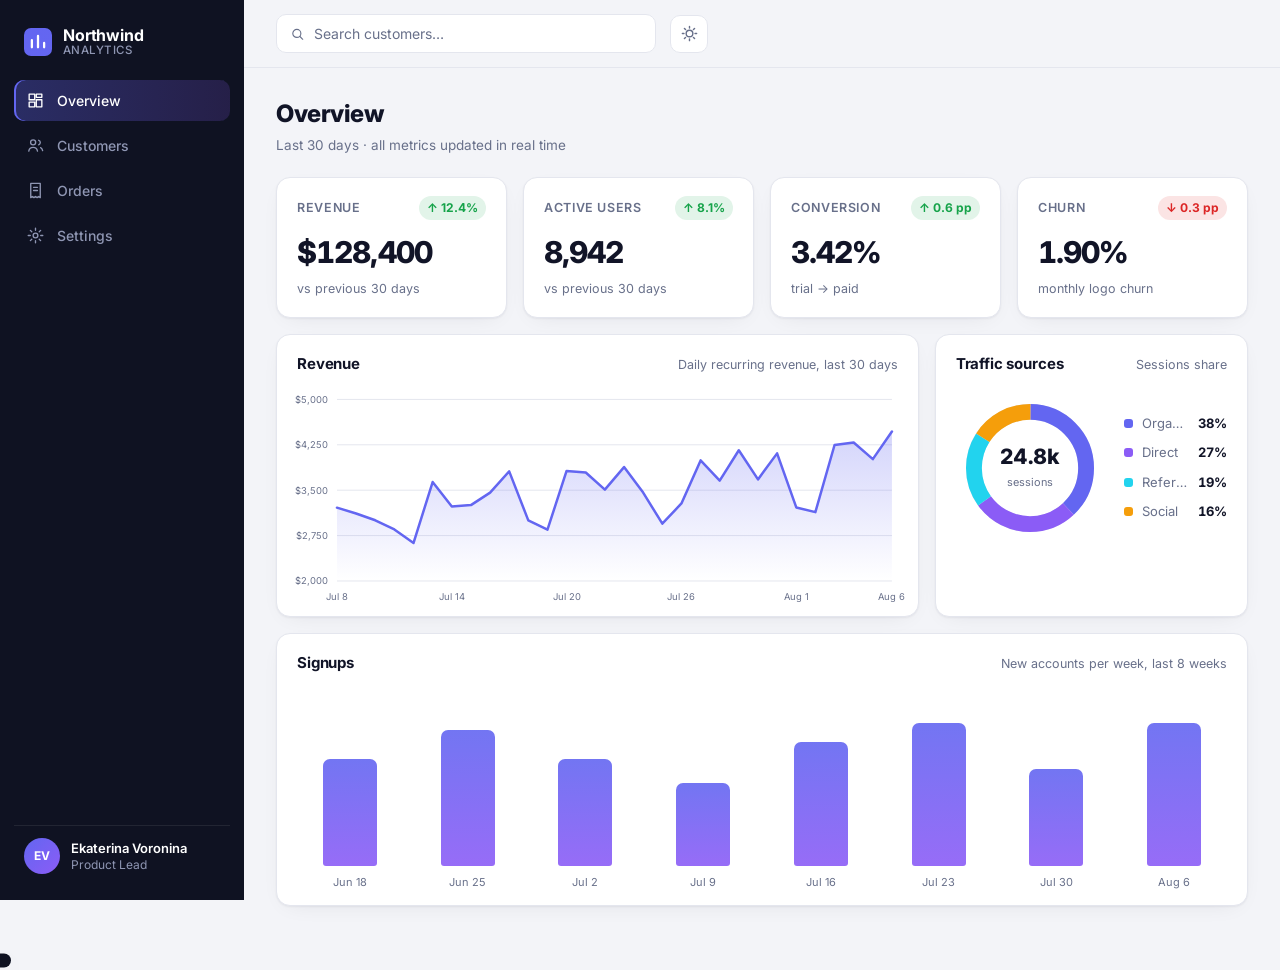
<file: 05-analytics-dashboard/index.html>
<!DOCTYPE html>
<html lang="en">
<head>
<meta charset="UTF-8">
<meta name="viewport" content="width=device-width, initial-scale=1.0">
<title>Northwind Analytics — Product Analytics Dashboard</title>
<meta name="description" content="Northwind Analytics — a product analytics dashboard for B2B SaaS. Revenue, customers, orders and settings in one app-like interface built with vanilla JavaScript.">
<link rel="preconnect" href="https://fonts.googleapis.com">
<link rel="preconnect" href="https://fonts.gstatic.com" crossorigin>
<link href="https://fonts.googleapis.com/css2?family=Inter:wght@400;500;600;700;800&display=swap" rel="stylesheet">
<link rel="icon" type="image/svg+xml" href="favicon.svg">
<link rel="stylesheet" href="css/style.css">
</head>
<body>

<div class="app">

  <!-- SIDEBAR -->
  <aside class="sidebar" id="sidebar" aria-label="Main navigation">
    <a class="sidebar-logo" href="#/overview">
      <svg viewBox="0 0 32 32" width="28" height="28" aria-hidden="true">
        <rect width="32" height="32" rx="8" fill="url(#lg)"/>
        <path d="M9 22 V14 M16 22 V9 M23 22 V17" stroke="#fff" stroke-width="2.6" stroke-linecap="round" fill="none"/>
        <defs><linearGradient id="lg" x1="0" y1="0" x2="32" y2="32"><stop stop-color="#6366f1"/><stop offset="1" stop-color="#8b5cf6"/></linearGradient></defs>
      </svg>
      <span>Northwind<em>Analytics</em></span>
    </a>

    <nav class="side-nav">
      <a href="#/overview" data-route="overview">
        <svg viewBox="0 0 24 24" aria-hidden="true"><path d="M4 4h7v7H4zM13 4h7v4h-7zM13 11h7v9h-7zM4 14h7v6H4z" fill="none" stroke="currentColor" stroke-width="1.7" stroke-linejoin="round"/></svg>
        <span>Overview</span>
      </a>
      <a href="#/customers" data-route="customers">
        <svg viewBox="0 0 24 24" aria-hidden="true"><circle cx="9" cy="8" r="3.2" fill="none" stroke="currentColor" stroke-width="1.7"/><path d="M3.5 19c.6-3 2.8-4.6 5.5-4.6s4.9 1.6 5.5 4.6M16 5.4a3 3 0 0 1 0 5.7M18.5 14.7c1.3.7 2.2 1.9 2.5 3.8" fill="none" stroke="currentColor" stroke-width="1.7" stroke-linecap="round"/></svg>
        <span>Customers</span>
      </a>
      <a href="#/orders" data-route="orders">
        <svg viewBox="0 0 24 24" aria-hidden="true"><path d="M6 3h12v18l-2-1.4-2 1.4-2-1.4L10 21l-2-1.4L6 21z" fill="none" stroke="currentColor" stroke-width="1.7" stroke-linejoin="round"/><path d="M9.5 8h5M9.5 12h5" stroke="currentColor" stroke-width="1.7" stroke-linecap="round"/></svg>
        <span>Orders</span>
      </a>
      <a href="#/settings" data-route="settings">
        <svg viewBox="0 0 24 24" aria-hidden="true"><circle cx="12" cy="12" r="3" fill="none" stroke="currentColor" stroke-width="1.7"/><path d="M12 2.8v2.6M12 18.6v2.6M2.8 12h2.6M18.6 12h2.6M5.5 5.5l1.8 1.8M16.7 16.7l1.8 1.8M18.5 5.5l-1.8 1.8M7.3 16.7l-1.8 1.8" stroke="currentColor" stroke-width="1.7" stroke-linecap="round"/></svg>
        <span>Settings</span>
      </a>
    </nav>

    <div class="sidebar-user">
      <span class="avatar" aria-hidden="true">EV</span>
      <div class="user-meta">
        <b>Ekaterina Voronina</b>
        <span>Product Lead</span>
      </div>
    </div>
  </aside>
  <div class="sidebar-backdrop" id="sidebarBackdrop"></div>

  <!-- MAIN COLUMN -->
  <div class="main">

    <header class="topbar">
      <button class="icon-btn burger" id="burger" aria-label="Open menu" aria-expanded="false">
        <svg viewBox="0 0 24 24" width="20" height="20" aria-hidden="true"><path d="M4 7h16M4 12h16M4 17h16" stroke="currentColor" stroke-width="1.8" stroke-linecap="round"/></svg>
      </button>
      <label class="search" for="globalSearch">
        <svg viewBox="0 0 24 24" width="16" height="16" aria-hidden="true"><circle cx="11" cy="11" r="6.5" fill="none" stroke="currentColor" stroke-width="1.8"/><path d="M16 16l4.5 4.5" stroke="currentColor" stroke-width="1.8" stroke-linecap="round"/></svg>
        <input type="search" id="globalSearch" placeholder="Search customers…" autocomplete="off">
      </label>
      <button class="icon-btn" id="themeToggle" aria-label="Toggle dark theme">
        <svg class="icon-sun" viewBox="0 0 24 24" width="19" height="19" aria-hidden="true"><circle cx="12" cy="12" r="4.2" fill="none" stroke="currentColor" stroke-width="1.8"/><path d="M12 3v2M12 19v2M3 12h2M19 12h2M5.6 5.6l1.4 1.4M17 17l1.4 1.4M18.4 5.6L17 7M7 17l-1.4 1.4" stroke="currentColor" stroke-width="1.8" stroke-linecap="round"/></svg>
        <svg class="icon-moon" viewBox="0 0 24 24" width="19" height="19" aria-hidden="true"><path d="M20 14.5A8 8 0 0 1 9.5 4a8 8 0 1 0 10.5 10.5z" fill="none" stroke="currentColor" stroke-width="1.8" stroke-linejoin="round"/></svg>
      </button>
    </header>

    <main class="content" id="content">

      <!-- OVERVIEW -->
      <section class="view" id="view-overview" aria-labelledby="overview-title">
        <div class="page-head">
          <div>
            <h1 id="overview-title">Overview</h1>
            <p class="muted">Last 30 days · all metrics updated in real time</p>
          </div>
        </div>

        <div class="kpi-grid">
          <article class="card kpi">
            <div class="kpi-top"><span class="kpi-label">Revenue</span><span class="delta up">↑ 12.4%</span></div>
            <div class="kpi-value" data-kpi="revenue">—</div>
            <div class="kpi-sub muted">vs previous 30 days</div>
          </article>
          <article class="card kpi">
            <div class="kpi-top"><span class="kpi-label">Active users</span><span class="delta up">↑ 8.1%</span></div>
            <div class="kpi-value" data-kpi="users">—</div>
            <div class="kpi-sub muted">vs previous 30 days</div>
          </article>
          <article class="card kpi">
            <div class="kpi-top"><span class="kpi-label">Conversion</span><span class="delta up">↑ 0.6 pp</span></div>
            <div class="kpi-value" data-kpi="conversion">—</div>
            <div class="kpi-sub muted">trial → paid</div>
          </article>
          <article class="card kpi">
            <div class="kpi-top"><span class="kpi-label">Churn</span><span class="delta down">↓ 0.3 pp</span></div>
            <div class="kpi-value" data-kpi="churn">—</div>
            <div class="kpi-sub muted">monthly logo churn</div>
          </article>
        </div>

        <div class="panel-grid">
          <div class="card chart-card span-2">
            <div class="card-head">
              <h2>Revenue</h2>
              <span class="muted">Daily recurring revenue, last 30 days</span>
            </div>
            <div class="line-chart" id="lineChart"></div>
          </div>

          <div class="card">
            <div class="card-head">
              <h2>Traffic sources</h2>
              <span class="muted">Sessions share</span>
            </div>
            <div class="donut-wrap">
              <div class="donut" id="donutChart"></div>
              <ul class="legend" id="donutLegend"></ul>
            </div>
          </div>

          <div class="card span-3">
            <div class="card-head">
              <h2>Signups</h2>
              <span class="muted">New accounts per week, last 8 weeks</span>
            </div>
            <div class="bar-chart" id="barChart"></div>
          </div>
        </div>
      </section>

      <!-- CUSTOMERS -->
      <section class="view" id="view-customers" aria-labelledby="customers-title">
        <div class="page-head">
          <div>
            <h1 id="customers-title">Customers</h1>
            <p class="muted" id="custSummary">—</p>
          </div>
        </div>

        <div class="card table-card">
          <div class="table-toolbar">
            <div class="chips" id="custChips" role="group" aria-label="Filter by status">
              <button class="chip active" data-status="all">All</button>
              <button class="chip" data-status="active">Active</button>
              <button class="chip" data-status="trial">Trial</button>
              <button class="chip" data-status="churned">Churned</button>
            </div>
            <label class="search small" for="custSearch">
              <svg viewBox="0 0 24 24" width="15" height="15" aria-hidden="true"><circle cx="11" cy="11" r="6.5" fill="none" stroke="currentColor" stroke-width="1.8"/><path d="M16 16l4.5 4.5" stroke="currentColor" stroke-width="1.8" stroke-linecap="round"/></svg>
              <input type="search" id="custSearch" placeholder="Filter by name or company…" autocomplete="off">
            </label>
          </div>

          <div class="table-wrap">
            <table class="data-table" id="custTable">
              <thead>
                <tr>
                  <th data-sort="name" class="sortable">Customer</th>
                  <th data-sort="company" class="sortable">Company</th>
                  <th data-sort="plan" class="sortable">Plan</th>
                  <th data-sort="mrr" class="sortable num">MRR</th>
                  <th data-sort="status" class="sortable">Status</th>
                  <th data-sort="joined" class="sortable">Joined</th>
                </tr>
              </thead>
              <tbody id="custBody"></tbody>
            </table>
          </div>

          <div class="table-foot">
            <span class="muted" id="custInfo">—</span>
            <div class="pager" id="custPager"></div>
          </div>
        </div>
      </section>

      <!-- ORDERS -->
      <section class="view" id="view-orders" aria-labelledby="orders-title">
        <div class="page-head">
          <div>
            <h1 id="orders-title">Orders</h1>
            <p class="muted">Recent billing events across all workspaces</p>
          </div>
        </div>

        <div class="card table-card">
          <div class="table-toolbar">
            <div class="chips" id="orderChips" role="group" aria-label="Filter by status">
              <button class="chip active" data-status="all">All</button>
              <button class="chip" data-status="paid">Paid</button>
              <button class="chip" data-status="pending">Pending</button>
              <button class="chip" data-status="refunded">Refunded</button>
            </div>
          </div>

          <div class="table-wrap">
            <table class="data-table" id="orderTable">
              <thead>
                <tr>
                  <th>Order</th>
                  <th>Customer</th>
                  <th class="num">Amount</th>
                  <th>Status</th>
                  <th>Date</th>
                </tr>
              </thead>
              <tbody id="orderBody"></tbody>
            </table>
          </div>

          <div class="table-foot totals">
            <span class="muted" id="orderCount">—</span>
            <span class="order-total" id="orderTotal">—</span>
          </div>
        </div>
      </section>

      <!-- SETTINGS -->
      <section class="view" id="view-settings" aria-labelledby="settings-title">
        <div class="page-head">
          <div>
            <h1 id="settings-title">Settings</h1>
            <p class="muted">Workspace preferences — saved automatically to this browser</p>
          </div>
        </div>

        <div class="settings-grid">
          <div class="card setting-card">
            <div class="setting-copy">
              <h2>Appearance</h2>
              <p class="muted">Switch between light and dark interface themes.</p>
            </div>
            <div class="setting-control">
              <span class="setting-name">Dark theme</span>
              <button class="switch" id="setTheme" role="switch" aria-checked="false" aria-label="Dark theme">
                <span class="knob"></span>
              </button>
            </div>
          </div>

          <div class="card setting-card">
            <div class="setting-copy">
              <h2>Table density</h2>
              <p class="muted">Compact rows fit more data on screen in Customers and Orders.</p>
            </div>
            <div class="setting-control">
              <span class="setting-name">Compact tables</span>
              <button class="switch" id="setCompact" role="switch" aria-checked="false" aria-label="Compact tables">
                <span class="knob"></span>
              </button>
            </div>
          </div>

          <div class="card setting-card">
            <div class="setting-copy">
              <h2>Display currency</h2>
              <p class="muted">All monetary values across the dashboard are converted on the fly.</p>
            </div>
            <div class="setting-control">
              <span class="setting-name">Currency</span>
              <div class="segmented" id="setCurrency" role="group" aria-label="Currency">
                <button data-cur="USD" class="active">USD $</button>
                <button data-cur="EUR">EUR €</button>
              </div>
            </div>
          </div>

          <div class="card setting-card">
            <div class="setting-copy">
              <h2>Reset</h2>
              <p class="muted">Restore default preferences and clear saved settings.</p>
            </div>
            <div class="setting-control">
              <button class="btn-ghost" id="resetSettings">Reset settings</button>
            </div>
          </div>
        </div>
      </section>

    </main>
  </div>
</div>

<div class="chart-tooltip" id="chartTooltip" hidden></div>
<div class="toasts" id="toasts" aria-live="polite"></div>

<script src="js/data.js"></script>
<script src="js/main.js"></script>
</body>
</html>
</file>
<file: hub.css>
/* ===== Портфолио Екатерины Ворониной — обложка (modern paper style) ===== */
:root{
  --paper:#f2f0e9;
  --paper-2:#e9e6dd;
  --ink:#171715;
  --purple:#7658eb;
  --purple-deep:#5f43d8;
  --lime:#d8ff52;
  --line:#cbc7bc;
  --muted:#6f6c64;
  --dark:#181816;
  --dark-line:rgba(242,240,233,.18);
  --font:"Manrope", -apple-system, Arial, sans-serif;
}
*{margin:0;padding:0;box-sizing:border-box}
html{scroll-behavior:smooth}
body{font-family:var(--font);background:var(--paper);color:var(--ink);line-height:1.55;font-size:16px;-webkit-font-smoothing:antialiased}
::selection{background:var(--lime);color:var(--ink)}
.container{max-width:1360px;margin:0 auto;padding:0 4vw}
h1,h2,h3{font-weight:800;letter-spacing:-.03em;line-height:1.02}
h1{font-size:clamp(2.6rem,7.4vw,7rem)}
h2{font-size:clamp(2rem,4.6vw,4.3rem)}
h3{font-size:clamp(1.4rem,2.2vw,2rem);letter-spacing:-.02em}
.hl{background:linear-gradient(to bottom,transparent .14em,var(--lime) .14em,var(--lime) calc(100% - .08em),transparent calc(100% - .08em));box-decoration-break:clone;-webkit-box-decoration-break:clone}
.overline{font-size:.68rem;letter-spacing:.14em;text-transform:uppercase;color:var(--muted);font-weight:700}
.btn{display:inline-block;border-radius:99px;padding:1rem 1.9rem;font-weight:700;font-size:.92rem;text-decoration:none;transition:.25s}
.btn-primary{background:var(--purple);color:#fff}
.btn-primary:hover{background:var(--purple-deep);transform:translateY(-2px);box-shadow:0 12px 26px rgba(118,88,235,.35)}
.btn-ghost{color:var(--ink);border:1px solid var(--ink)}
.btn-ghost:hover{background:var(--ink);color:var(--paper)}
.btn-big{font-size:1.05rem;padding:1.2rem 2.7rem;margin-bottom:2.6rem}

/* header */
.site-header{position:fixed;inset:0 0 auto 0;z-index:100;transition:background .3s,box-shadow .3s}
.site-header.scrolled{background:rgba(242,240,233,.9);-webkit-backdrop-filter:blur(12px);backdrop-filter:blur(12px);box-shadow:0 1px 0 var(--line)}
.header-inner{display:flex;align-items:center;justify-content:space-between;height:78px}
.logo{font-size:1.25rem;font-weight:800;letter-spacing:-.02em;color:var(--ink);text-decoration:none}
.logo span{color:var(--purple)}
.nav{display:flex;align-items:center;gap:2rem}
.nav a{color:var(--ink);text-decoration:none;font-size:.9rem;font-weight:600;transition:color .2s}
.nav a:hover{color:var(--purple)}
.nav-cta{border:1px solid var(--ink);border-radius:99px;padding:.6rem 1.3rem;transition:.25s!important}
.nav-cta:hover{background:var(--ink);color:var(--paper)!important}
.burger{display:none;background:none;border:0;cursor:pointer;width:34px;height:26px;position:relative;z-index:110}
.burger span{position:absolute;left:0;width:100%;height:2px;background:var(--ink);transition:.3s}
.burger span:first-child{top:6px}.burger span:last-child{bottom:6px}
.burger.open span:first-child{top:12px;transform:rotate(45deg)}
.burger.open span:last-child{bottom:12px;transform:rotate(-45deg)}

/* hero */
.hero{
  min-height:100vh;min-height:100svh;display:flex;flex-direction:column;justify-content:flex-end;
  gap:2.6rem;padding:120px 4vw 40px;position:relative;overflow:hidden;
}
.hero-eyebrow{
  position:absolute;top:96px;left:4vw;right:4vw;
  display:flex;justify-content:space-between;gap:1rem;
  font-size:.68rem;letter-spacing:.14em;text-transform:uppercase;color:var(--muted);font-weight:700;
}
.hero-summary{
  border-top:1px solid var(--line);padding-top:1.8rem;
  display:grid;grid-template-columns:1.15fr .85fr;gap:40px;align-items:end;
}
.lead{font-size:clamp(1rem,1.5vw,1.35rem);font-weight:500;color:#3c3a34;max-width:34rem}
.hero-actions{display:flex;gap:.8rem;justify-content:flex-end;flex-wrap:wrap}
.hero-stats{
  border-top:1px solid var(--line);padding-top:1.6rem;
  display:grid;grid-template-columns:repeat(4,1fr);gap:1.5rem;
}
.hero-stats dt{font-size:clamp(1.4rem,2.2vw,2rem);font-weight:800;letter-spacing:-.02em}
.hero-stats dd{font-size:.68rem;letter-spacing:.12em;text-transform:uppercase;color:var(--muted);font-weight:600;margin-top:.3rem}

/* badge */
.badge{
  display:inline-flex;align-items:center;gap:.6rem;margin-top:1.4rem;
  font-size:.8rem;font-weight:700;color:var(--ink);
  border:1px solid var(--line);border-radius:99px;padding:.5rem 1.1rem;background:rgba(255,255,255,.55);
}
.badge-center{margin:0 0 2rem}
.badge-dot{width:9px;height:9px;border-radius:50%;background:var(--purple);flex:none;box-shadow:0 0 0 0 rgba(118,88,235,.45);animation:pulse 2s infinite}
@keyframes pulse{70%{box-shadow:0 0 0 9px rgba(118,88,235,0)}100%{box-shadow:0 0 0 0 rgba(118,88,235,0)}}

/* marquee */
.marquee{overflow:hidden;background:var(--lime);border-top:1px solid var(--ink);border-bottom:1px solid var(--ink);padding:1rem 0}
.marquee-track{display:flex;width:max-content;animation:marquee 26s linear infinite}
.marquee-track span{display:flex;align-items:center;white-space:nowrap}
.marquee-track b{font-weight:800;text-transform:uppercase;letter-spacing:.05em;font-size:1rem;color:var(--ink)}
.marquee-track i{font-style:normal;margin:0 1.5rem;font-size:.75rem;color:rgba(23,23,21,.55)}
@keyframes marquee{to{transform:translateX(-50%)}}

/* works — тёмный блок */
.works{background:var(--dark);color:var(--paper);padding:130px 0}
.works .overline{color:#a9a59a}
.works-head{display:flex;justify-content:space-between;align-items:baseline;margin-bottom:1.4rem}
.works-count{font-size:clamp(2rem,4vw,3.4rem);font-weight:800;letter-spacing:-.03em;color:var(--lime)}
.works h2{color:#fff}
.works-note{color:#a9a59a;font-size:clamp(1rem,1.4vw,1.25rem);max-width:34rem;margin-top:1.4rem}
.works-list{margin-top:4rem;border-top:1px solid var(--dark-line)}
.work{
  display:grid;grid-template-columns:70px 1fr auto;gap:2.4rem;align-items:start;
  padding:2.8rem 0;border-bottom:1px solid var(--dark-line);
  text-decoration:none;color:inherit;transition:padding .25s,background .25s;
}
.work:hover{background:rgba(216,255,82,.04);padding-left:1.2rem;padding-right:1.2rem}
.work-num{font-weight:800;font-size:1.15rem;color:var(--lime);padding-top:.35rem}
.work-cat{font-size:.66rem;letter-spacing:.14em;text-transform:uppercase;color:#a9a59a;font-weight:700;margin-bottom:.5rem}
.work h3{color:#fff}
.work-desc{color:rgba(242,240,233,.66);margin:.8rem 0 1.1rem;max-width:46rem;font-size:.98rem}
.work-tags{list-style:none;display:flex;gap:.5rem;flex-wrap:wrap}
.work-tags li{font-size:.74rem;font-weight:600;padding:.35rem .9rem;border:1px solid rgba(242,240,233,.28);border-radius:99px;color:rgba(242,240,233,.72)}
.work-open{
  font-size:.85rem;font-weight:700;border:1px solid rgba(242,240,233,.35);border-radius:99px;
  padding:.75rem 1.3rem;white-space:nowrap;transition:.25s;
}
.work:hover .work-open{background:var(--lime);border-color:var(--lime);color:var(--ink)}

/* about */
.about{padding:130px 0;border-bottom:1px solid var(--line)}
.about .overline{margin-bottom:1.4rem}
.about-copy{max-width:46rem;margin-top:2.2rem}
.about-copy p{color:#3c3a34;font-size:clamp(1rem,1.4vw,1.25rem);font-weight:500;margin-bottom:1.2rem}
.chips{list-style:none;display:flex;flex-wrap:wrap;gap:.6rem;margin-top:2.2rem}
.chips li{border:1px solid var(--ink);border-radius:99px;padding:.7rem 1.3rem;font-weight:700;font-size:.88rem;transition:.2s}
.chips li:hover{background:var(--purple);border-color:var(--purple);color:#fff}

/* process */
.process{padding:130px 0;background:var(--paper-2);border-bottom:1px solid var(--line)}
.process .overline{margin-bottom:1.4rem}
.steps-grid{display:grid;grid-template-columns:repeat(4,1fr);gap:2.2rem;margin-top:3.6rem}
.step{border-top:2px solid var(--ink);padding-top:1.4rem}
.step-num{display:block;font-weight:800;font-size:1rem;color:var(--purple);margin-bottom:1rem;letter-spacing:.06em}
.step b{display:block;font-size:1.2rem;font-weight:800;letter-spacing:-.02em;margin-bottom:.6rem}
.step span:not(.step-num){font-size:.92rem;color:#4a4841}

/* contact */
.contact{padding:140px 0;text-align:center;position:relative;overflow:hidden}
.contact-inner{position:relative;display:flex;flex-direction:column;align-items:center}
.contact p{color:#4a4841;margin:1.6rem 0 2.4rem;max-width:34rem;font-size:1.05rem}
.contact-links{display:flex;gap:2rem;justify-content:center;flex-wrap:wrap}
.contact-link{
  font-size:clamp(1.05rem,2vw,1.5rem);font-weight:800;letter-spacing:-.02em;color:var(--ink);
  text-decoration:none;border-bottom:2px solid var(--purple);padding-bottom:.15rem;transition:.2s;
}
.contact-link:hover{color:var(--purple)}

/* footer */
.site-footer{padding:2rem 0}
.footer-inner{display:flex;justify-content:space-between;gap:1rem;flex-wrap:wrap;font-size:.8rem;color:var(--muted);font-weight:600}

/* reveal */
.reveal{opacity:0;transform:translateY(26px);transition:opacity .7s ease,transform .7s ease}
.reveal.visible{opacity:1;transform:none}
.reveal.d1{transition-delay:.08s}.reveal.d2{transition-delay:.16s}
.reveal.d3{transition-delay:.24s}.reveal.d4{transition-delay:.32s}

/* responsive */
@media (max-width:960px){
  .hero-summary{grid-template-columns:1fr;gap:1.6rem}
  .hero-actions{justify-content:flex-start}
  .hero-stats{grid-template-columns:repeat(2,1fr)}
  .work{grid-template-columns:50px 1fr;gap:1.4rem}
  .work-open{display:none}
  .steps-grid{grid-template-columns:repeat(2,1fr)}
}
@media (max-width:720px){
  .container{padding:0 18px}
  .hero{padding:100px 18px 24px;gap:2rem}
  .hero-eyebrow{position:static;flex-wrap:wrap;row-gap:.4rem;margin-bottom:auto;font-size:.6rem;left:0;right:0}
  .burger{display:block}
  .nav{
    position:fixed;inset:0;background:var(--paper);flex-direction:column;
    justify-content:center;gap:2.2rem;transform:translateY(-100%);
    transition:transform .4s cubic-bezier(.7,0,.3,1);
  }
  .nav.open{transform:none}
  .nav a{font-size:1.5rem;font-weight:800}
  .hero-stats{grid-template-columns:repeat(2,1fr);gap:1rem}
  .work{grid-template-columns:1fr;gap:.5rem}
  .steps-grid{grid-template-columns:1fr}
  .works,.about,.process{padding:90px 0}
  .contact{padding:100px 0}
}
</file>
<file: 01-premium-landing/css/style.css>
/* ===== Люмен — премиальный лендинг ===== */
:root{
  --paper:#f6f2ea;
  --paper-2:#efe9dd;
  --ink:#17140f;
  --ink-soft:#5c564b;
  --dark:#161310;
  --dark-2:#1e1a15;
  --terra:#d9501e;
  --terra-soft:#e8865f;
  --line:rgba(23,20,15,.14);
  --line-light:rgba(246,242,234,.16);
  --radius:18px;
  --font-display:"Fraunces", Georgia, serif;
  --font-body:"Inter", -apple-system, sans-serif;
}
*{margin:0;padding:0;box-sizing:border-box}
html{scroll-behavior:smooth}
body{
  font-family:var(--font-body);
  background:var(--paper);
  color:var(--ink);
  line-height:1.6;
  font-size:16px;
  -webkit-font-smoothing:antialiased;
}
::selection{background:var(--terra);color:#fff}
.container{max-width:1180px;margin:0 auto;padding:0 24px}

h1,h2{font-family:var(--font-display);font-weight:400;line-height:1.08;letter-spacing:-.01em}
h1{font-size:clamp(2.6rem,6vw,4.6rem)}
h2{font-size:clamp(2rem,4.2vw,3.2rem)}
h1 em,h2 em{font-style:italic;color:var(--terra)}
h3{font-size:1.35rem;font-weight:600;line-height:1.3}
.overline{
  font-size:.75rem;letter-spacing:.22em;text-transform:uppercase;
  color:var(--ink-soft);font-weight:600;margin-bottom:1.2rem;
}
.overline.light{color:rgba(246,242,234,.6)}

/* ---------- Header ---------- */
.site-header{
  position:fixed;inset:0 0 auto 0;z-index:100;
  transition:background .3s,box-shadow .3s,backdrop-filter .3s;
}
.site-header.scrolled{background:rgba(246,242,234,.9);backdrop-filter:blur(12px);box-shadow:0 1px 0 var(--line)}
.header-inner{display:flex;align-items:center;justify-content:space-between;height:76px}
.logo{font-family:var(--font-display);font-size:1.5rem;font-weight:600;color:var(--ink);text-decoration:none}
.logo.light{color:var(--paper)}
.logo-dot{color:var(--terra)}
.nav{display:flex;align-items:center;gap:2rem}
.nav a{color:var(--ink);text-decoration:none;font-size:.95rem;font-weight:500;transition:color .2s}
.nav a:hover{color:var(--terra)}
.nav-cta{
  padding:.6rem 1.2rem;border:1px solid var(--ink);border-radius:999px;
  transition:background .25s,color .25s!important;
}
.nav-cta:hover{background:var(--ink);color:var(--paper)!important}
.burger{display:none;background:none;border:0;cursor:pointer;width:34px;height:26px;position:relative}
.burger span{position:absolute;left:0;width:100%;height:2px;background:var(--ink);transition:.3s}
.burger span:first-child{top:6px}.burger span:last-child{bottom:6px}
.burger.open span:first-child{top:12px;transform:rotate(45deg)}
.burger.open span:last-child{bottom:12px;transform:rotate(-45deg)}

/* ---------- Hero ---------- */
.hero{padding:170px 0 90px;position:relative;overflow:hidden}
.hero::before{
  content:"";position:absolute;top:-260px;right:-180px;width:640px;height:640px;
  background:radial-gradient(circle,rgba(217,80,30,.14),transparent 65%);pointer-events:none;
}
.hero-grid{display:grid;grid-template-columns:1.05fr .95fr;gap:64px;align-items:center}
.lead{font-size:1.15rem;color:var(--ink-soft);max-width:34rem;margin:1.6rem 0 2.2rem}
.hero-actions{display:flex;gap:1rem;flex-wrap:wrap}
.btn{
  display:inline-block;padding:.95rem 1.9rem;border-radius:999px;font-weight:600;
  text-decoration:none;font-size:.98rem;cursor:pointer;border:0;font-family:inherit;
  transition:transform .2s,box-shadow .2s,background .25s,color .25s;
}
.btn-primary{background:var(--terra);color:#fff}
.btn-primary:hover{background:#c2451a;transform:translateY(-2px);box-shadow:0 10px 26px rgba(217,80,30,.3)}
.btn-ghost{color:var(--ink);border:1px solid var(--line)}
.btn-ghost:hover{border-color:var(--ink)}
.hero-stats{display:flex;gap:2.6rem;margin-top:3.4rem;flex-wrap:wrap}
.hero-stats dt{font-family:var(--font-display);font-size:2.1rem;color:var(--terra)}
.hero-stats dd{font-size:.85rem;color:var(--ink-soft);max-width:10rem}

/* hero dashboard mockup */
.hero-visual{position:relative}
.dash-card{background:#fff;border:1px solid var(--line);border-radius:var(--radius);box-shadow:0 24px 60px rgba(23,20,15,.10)}
.dash-main{padding:1.1rem 1.3rem 1.3rem;transform:rotate(-1.2deg)}
.dash-head{display:flex;gap:.45rem;margin-bottom:1rem}
.dash-head span{width:10px;height:10px;border-radius:50%;background:var(--paper-2)}
.dash-head span:first-child{background:var(--terra-soft)}
.dash-kpi{display:flex;align-items:baseline;gap:.8rem;margin-bottom:.8rem}
.dash-kpi small{color:var(--ink-soft)}
.dash-kpi strong{font-family:var(--font-display);font-size:1.7rem}
.dash-kpi .up{color:#1a7f4b;font-size:.85rem;font-weight:600}
.dash-line{width:100%;height:110px;color:var(--terra)}
.dash-bars{display:flex;gap:8px;align-items:flex-end;height:56px;margin-top:.8rem}
.dash-bars i{flex:1;height:var(--h);background:var(--paper-2);border-radius:4px 4px 0 0;transition:height .6s}
.dash-bars i:nth-last-child(-n+2){background:var(--terra)}
.dash-note{
  position:absolute;right:-14px;bottom:-38px;max-width:270px;padding:1rem 1.2rem;
  background:var(--dark);color:var(--paper);border:0;transform:rotate(1.4deg);
  box-shadow:0 18px 44px rgba(23,20,15,.28);
}
.dash-note b{color:var(--terra-soft);font-size:.8rem;letter-spacing:.12em;text-transform:uppercase}
.dash-note p{font-size:.88rem;margin-top:.4rem;color:rgba(246,242,234,.85)}

/* ---------- Pricing ---------- */
.pricing{padding:110px 0;border-top:1px solid var(--line)}
.pricing-head{display:flex;justify-content:space-between;align-items:flex-end;gap:2rem;flex-wrap:wrap}
.billing-toggle{display:flex;align-items:center;gap:.8rem}
.bt-label{font-size:.9rem;color:var(--ink-soft);font-weight:500}
.bt-badge{background:var(--terra);color:#fff;font-size:.7rem;padding:.18rem .5rem;border-radius:999px;margin-left:.2rem}
.bt-switch{
  width:52px;height:28px;border-radius:999px;border:1px solid var(--line);background:var(--paper-2);
  cursor:pointer;position:relative;transition:background .25s;padding:0;
}
.bt-switch i{
  position:absolute;top:3px;left:3px;width:20px;height:20px;border-radius:50%;
  background:var(--ink);transition:transform .28s cubic-bezier(.5,0,.3,1.4),background .25s;
}
.bt-switch.on{background:var(--terra)}
.bt-switch.on i{transform:translateX(24px);background:#fff}
.plans{display:grid;grid-template-columns:repeat(3,1fr);gap:1.6rem;margin-top:3rem;align-items:stretch}
.plan{
  border:1px solid var(--line);border-radius:var(--radius);padding:2rem;
  display:flex;flex-direction:column;background:#fffdf8;position:relative;
  transition:transform .25s,box-shadow .25s;
}
.plan:hover{transform:translateY(-6px);box-shadow:0 22px 50px rgba(23,20,15,.12)}
.plan-dark{background:var(--dark);color:var(--paper);border-color:var(--dark)}
.plan-flag{
  position:absolute;top:-13px;left:2rem;background:var(--terra);color:#fff;
  font-size:.7rem;letter-spacing:.12em;text-transform:uppercase;padding:.3rem .8rem;border-radius:999px;font-weight:600;
}
.plan h3{font-family:var(--font-display);font-size:1.5rem;font-weight:500}
.plan-for{font-size:.88rem;color:var(--ink-soft);margin:.4rem 0 1.4rem;min-height:2.6em}
.plan-dark .plan-for{color:rgba(246,242,234,.6)}
.plan-price{display:flex;align-items:baseline;gap:.4rem;border-top:1px solid var(--line);border-bottom:1px solid var(--line);padding:1rem 0;margin-bottom:1.2rem}
.plan-dark .plan-price{border-color:var(--line-light)}
.plan-price .price{font-family:var(--font-display);font-size:2.4rem;font-weight:400;transition:opacity .2s}
.plan-price .price-custom{font-size:1.5rem}
.plan-price span{color:var(--ink-soft);font-size:.9rem}
.plan-dark .plan-price span{color:rgba(246,242,234,.6)}
.plan ul{list-style:none;flex:1}
.plan ul li{padding:.5rem 0 .5rem 1.6rem;position:relative;font-size:.92rem}
.plan ul li::before{content:"✓";position:absolute;left:0;color:var(--terra)}
.plan-dark ul li::before{color:var(--terra-soft)}
.plan-btn{margin-top:1.6rem;text-align:center}
.pricing-note{text-align:center;color:var(--ink-soft);margin-top:2.2rem;font-size:.92rem}

/* ---------- Ticker ---------- */
.ticker{
  overflow:hidden;border-top:1px solid var(--line);margin-top:3.5rem;padding:1rem 0;
  -webkit-mask-image:linear-gradient(90deg,transparent,#000 8%,#000 92%,transparent);
  mask-image:linear-gradient(90deg,transparent,#000 8%,#000 92%,transparent);
}
.ticker-track{display:flex;white-space:nowrap;width:max-content;animation:tick 30s linear infinite}
.ticker:hover .ticker-track{animation-play-state:paused}
.ticker-track span{font-family:var(--font-display);font-style:italic;font-size:1rem;color:rgba(23,20,15,.5)}
@keyframes tick{to{transform:translateX(-50%)}}

/* ---------- Hero parallax & line draw ---------- */
.hero-visual{will-change:transform}
.dash-main{transition:transform .35s ease-out}
.dash-note{transition:transform .35s ease-out}
#linePath{stroke-dasharray:var(--len);stroke-dashoffset:var(--len)}
.hero.drawn #linePath{animation:drawLine 1.8s cubic-bezier(.4,0,.2,1) forwards .3s}
@keyframes drawLine{to{stroke-dashoffset:0}}
.hero .line-fill{opacity:0;transition:opacity 1s ease 1.6s}
.hero.drawn .line-fill{opacity:1}
#lineDot.pulse{animation:dotPulse 2s ease-in-out infinite}
@keyframes dotPulse{0%,100%{opacity:.95}50%{opacity:.35}}
/* воронка: бары растут при открытии панели */
.panel.active .funnel-row{width:0;animation:funnelGrow .9s cubic-bezier(.2,.7,.3,1) forwards}
.panel.active .funnel-row:nth-child(2){animation-delay:.12s}
.panel.active .funnel-row:nth-child(3){animation-delay:.24s}
.panel.active .funnel-row:nth-child(4){animation-delay:.36s}
@keyframes funnelGrow{to{width:var(--w)}}

/* ---------- Clients ---------- */
.clients{padding:70px 0;border-top:1px solid var(--line);border-bottom:1px solid var(--line)}
.clients-label{font-size:.78rem;letter-spacing:.2em;text-transform:uppercase;color:var(--ink-soft);margin-bottom:1.4rem;text-align:center}
.clients-row{display:flex;justify-content:space-between;gap:2rem;flex-wrap:wrap;justify-content:center}
.clients-row span{font-family:var(--font-display);font-size:1.35rem;color:rgba(23,20,15,.42);white-space:nowrap}

/* ---------- Features ---------- */
.features{padding:110px 0}
.feature-list{margin-top:3.5rem;border-top:1px solid var(--line)}
.feature{
  display:grid;grid-template-columns:90px 1fr 240px;gap:2.5rem;align-items:start;
  padding:2.6rem 0;border-bottom:1px solid var(--line);
}
.feature-num{font-family:var(--font-display);font-size:1.6rem;color:var(--terra);font-style:italic}
.feature p{color:var(--ink-soft);margin-top:.7rem;max-width:38rem}
.feature-tags{list-style:none;display:flex;flex-wrap:wrap;gap:.5rem;justify-content:flex-end}
.feature-tags li{
  font-size:.78rem;padding:.35rem .8rem;border:1px solid var(--line);border-radius:999px;color:var(--ink-soft);
}

/* ---------- Product tabs ---------- */
.product{padding:110px 0;background:var(--paper-2)}
.product-head{display:flex;justify-content:space-between;align-items:flex-end;gap:2rem;flex-wrap:wrap}
.tabs{display:flex;gap:.5rem;background:var(--paper);border:1px solid var(--line);border-radius:999px;padding:.35rem}
.tab{
  border:0;background:none;padding:.6rem 1.3rem;border-radius:999px;cursor:pointer;
  font-family:inherit;font-size:.92rem;font-weight:500;color:var(--ink-soft);transition:.25s;
}
.tab.active{background:var(--ink);color:var(--paper)}
.product-panels{margin-top:3rem}
.panel{display:none;grid-template-columns:1.2fr .8fr;gap:3rem;align-items:center}
.panel.active{display:grid;animation:panelIn .45s ease}
@keyframes panelIn{from{opacity:0;transform:translateY(14px)}to{opacity:1;transform:none}}
.panel>p{color:var(--ink-soft);font-size:1.05rem;border-left:3px solid var(--terra);padding-left:1.4rem}
.mock{background:#fff;border:1px solid var(--line);border-radius:var(--radius);padding:1.6rem;box-shadow:0 20px 50px rgba(23,20,15,.08)}
.funnel-row{
  width:var(--w);background:linear-gradient(90deg,var(--terra),var(--terra-soft));
  color:#fff;border-radius:10px;padding:.8rem 1.1rem;margin-bottom:.7rem;
  display:flex;justify-content:space-between;font-size:.9rem;
  min-width:190px;transition:width .8s cubic-bezier(.2,.7,.3,1);
}
.mock-cohort table{width:100%;border-collapse:collapse;font-size:.92rem}
.mock-cohort th,.mock-cohort td{padding:.7rem .6rem;text-align:left;border-bottom:1px solid var(--line)}
.mock-cohort th{color:var(--ink-soft);font-weight:500;font-size:.8rem}
.mock-cohort td:last-child{font-weight:600;color:var(--terra)}
.rev-row{display:grid;grid-template-columns:110px 1fr 90px;align-items:center;gap:1rem;margin-bottom:1.1rem;font-size:.92rem}
.rev-bar{height:12px;background:var(--paper-2);border-radius:99px;overflow:hidden;position:relative}
.rev-bar::after{content:"";position:absolute;inset:0;width:var(--w);background:var(--terra);border-radius:99px}
.rev-row b{text-align:right}

/* ---------- Metrics (dark) ---------- */
.metrics{background:var(--dark);color:var(--paper);padding:110px 0}
.metrics-grid{display:grid;grid-template-columns:repeat(4,1fr);gap:2.5rem;margin-top:3rem}
.metric strong{
  display:block;font-family:var(--font-display);font-weight:400;
  font-size:clamp(2.4rem,4vw,3.4rem);color:var(--terra-soft);margin-bottom:.6rem;
}
.metric span{color:rgba(246,242,234,.68);font-size:.92rem}

/* ---------- Testimonials ---------- */
.testimonials{padding:110px 0}
.slider{position:relative;min-height:230px;margin-top:2rem}
.slide{position:absolute;inset:0;opacity:0;pointer-events:none;transition:opacity .5s;max-width:52rem}
.slide.active{opacity:1;pointer-events:auto;position:relative}
.slide p{font-family:var(--font-display);font-size:clamp(1.4rem,2.6vw,2rem);line-height:1.35;font-style:italic}
.slide footer{margin-top:1.6rem;display:flex;flex-direction:column}
.slide footer b{font-style:normal}
.slide footer span{color:var(--ink-soft);font-size:.9rem}
.slider-nav{display:flex;align-items:center;gap:1.2rem;margin-top:2.4rem}
.slider-nav button{
  width:44px;height:44px;border-radius:50%;border:1px solid var(--line);background:none;
  cursor:pointer;font-size:1.1rem;color:var(--ink);transition:.25s;font-family:inherit;
}
.slider-nav button:hover{background:var(--ink);color:var(--paper)}
.dots{display:flex;gap:.5rem}
.dots i{width:8px;height:8px;border-radius:50%;background:var(--line);cursor:pointer;transition:.25s}
.dots i.active{background:var(--terra);transform:scale(1.25)}

/* ---------- FAQ ---------- */
.faq{padding:110px 0;background:var(--paper-2)}
.faq-grid{display:grid;grid-template-columns:.8fr 1.2fr;gap:4rem;align-items:start}
.accordion details{border-bottom:1px solid var(--line);padding:1.4rem 0}
.accordion summary{
  cursor:pointer;font-weight:600;font-size:1.08rem;list-style:none;
  display:flex;justify-content:space-between;align-items:center;gap:1rem;
}
.accordion summary::after{
  content:"+";font-family:var(--font-display);font-size:1.5rem;color:var(--terra);
  transition:transform .3s;flex-shrink:0;
}
.accordion details[open] summary::after{transform:rotate(45deg)}
.accordion details p{margin-top:.9rem;color:var(--ink-soft);max-width:38rem}

/* ---------- CTA (dark) ---------- */
.cta{background:var(--dark);color:var(--paper);padding:120px 0;text-align:center;position:relative;overflow:hidden}
.cta::before{
  content:"";position:absolute;bottom:-320px;left:50%;transform:translateX(-50%);
  width:760px;height:760px;background:radial-gradient(circle,rgba(217,80,30,.22),transparent 62%);
}
.cta-inner{position:relative}
.cta h2 em{color:var(--terra-soft)}
.cta p{color:rgba(246,242,234,.7);margin:1.2rem 0 2.4rem}
.cta-form{display:flex;gap:.8rem;justify-content:center;flex-wrap:wrap}
.cta-form input{
  padding:.95rem 1.4rem;border-radius:999px;border:1px solid var(--line-light);
  background:rgba(246,242,234,.06);color:var(--paper);font-family:inherit;font-size:.95rem;
  width:min(320px,100%);outline:none;transition:border-color .25s;
}
.cta-form input::placeholder{color:rgba(246,242,234,.45)}
.cta-form input:focus{border-color:var(--terra-soft)}
.cta-form input.error{border-color:#e5484d}
.form-note{margin-top:1rem;font-size:.9rem;color:var(--terra-soft);min-height:1.4em}

/* ---------- Footer ---------- */
.site-footer{background:var(--dark-2);color:rgba(246,242,234,.72);padding:70px 0 30px}
.footer-grid{display:grid;grid-template-columns:1.4fr 1fr 1fr 1fr;gap:2.5rem}
.footer-note{margin-top:.8rem;font-size:.9rem;max-width:15rem}
.footer-col{display:flex;flex-direction:column;gap:.6rem;font-size:.92rem}
.footer-col b{color:var(--paper);margin-bottom:.3rem}
.footer-col a{color:rgba(246,242,234,.72);text-decoration:none;transition:color .2s}
.footer-col a:hover{color:var(--terra-soft)}
.footer-bottom{
  display:flex;justify-content:space-between;gap:1rem;flex-wrap:wrap;
  border-top:1px solid var(--line-light);margin-top:3rem;padding-top:1.6rem;font-size:.82rem;color:rgba(246,242,234,.45);
}

/* ---------- Кнопка «назад в портфолио» ---------- */
.back-link{
  position:fixed;left:1.2rem;bottom:1.2rem;z-index:120;
  display:inline-flex;align-items:center;gap:.5rem;
  background:var(--dark);color:var(--paper);text-decoration:none;
  font-size:.82rem;font-weight:600;letter-spacing:.04em;
  padding:.65rem 1.15rem;border-radius:999px;
  box-shadow:0 10px 26px rgba(23,20,15,.3);transition:.25s;
}
.back-link span{color:var(--terra-soft);transition:transform .25s}
.back-link:hover{background:var(--terra);color:#fff;transform:translateY(-2px)}
.back-link:hover span{color:#fff;transform:translateX(-3px)}
@media (max-width:720px){
  .back-link{left:auto;right:1rem;bottom:1rem;padding:.7rem .85rem;font-size:0;gap:0}
  .back-link span{font-size:1rem}
}

/* ---------- Reveal animation ---------- */
.reveal{opacity:0;transform:translateY(26px);transition:opacity .7s ease,transform .7s ease}
.reveal.visible{opacity:1;transform:none}
.reveal.d1{transition-delay:.08s}.reveal.d2{transition-delay:.16s}
.reveal.d3{transition-delay:.24s}.reveal.d4{transition-delay:.32s}

/* ---------- Responsive ---------- */
@media (max-width:960px){
  .hero-grid{grid-template-columns:minmax(0,1fr);gap:80px}
  .hero-visual{min-width:0}
  .hero{padding-top:130px}
  .plans{grid-template-columns:1fr;max-width:26rem;margin-left:auto;margin-right:auto}
  .plan-for{min-height:0}
  .feature{grid-template-columns:60px 1fr}
  .feature-tags{grid-column:2;justify-content:flex-start;margin-top:.4rem}
  .panel{grid-template-columns:minmax(0,1fr)}
  .mock-cohort{overflow-x:auto;-webkit-overflow-scrolling:touch}
  .metrics-grid{grid-template-columns:repeat(2,1fr)}
  .faq-grid{grid-template-columns:1fr;gap:2rem}
  .footer-grid{grid-template-columns:1fr 1fr}
}
@media (max-width:720px){
  .burger{display:block;z-index:110}
  .nav{
    position:fixed;inset:0;background:var(--paper);flex-direction:column;
    justify-content:center;gap:2.2rem;transform:translateY(-100%);
    transition:transform .4s cubic-bezier(.7,0,.3,1);
  }
  .nav.open{transform:none}
  .nav a{font-size:1.4rem;font-family:var(--font-display)}
  .nav-cta{border-color:var(--terra);color:var(--terra)}
  .hero-stats{gap:1.6rem}
  .dash-note{position:static;transform:none;margin-top:1.2rem;max-width:none}
  .metrics-grid{grid-template-columns:1fr;gap:1.8rem}
  .footer-grid{grid-template-columns:1fr}
  .clients-row{gap:1.2rem}
}
</file>
<file: 02-corporate-site/css/style.css>
/* ===== ГК Меридиан — корпоративный сайт ===== */
:root{
  --navy:#0f1f3d;
  --navy-2:#152a52;
  --red:#d63c2a;
  --red-dark:#b72f20;
  --paper:#f4f5f7;
  --white:#ffffff;
  --ink:#1c2230;
  --muted:#6b7280;
  --line:rgba(15,31,61,.12);
  --line-light:rgba(244,245,247,.16);
  --font-head:"Lexend", -apple-system, sans-serif;
  --font-body:"Inter", -apple-system, sans-serif;
}
*{margin:0;padding:0;box-sizing:border-box}
html{scroll-behavior:smooth}
body{font-family:var(--font-body);background:var(--paper);color:var(--ink);line-height:1.6;font-size:16px;-webkit-font-smoothing:antialiased}
::selection{background:var(--red);color:#fff}
.container{max-width:1180px;margin:0 auto;padding:0 24px}
h1,h2,h3{font-family:var(--font-head);line-height:1.18}
h1{font-size:clamp(2.2rem,4.8vw,3.7rem);font-weight:600;color:#fff}
h1 b{color:var(--red);font-weight:600}
h2{font-size:clamp(1.7rem,3.4vw,2.5rem);font-weight:600}
h3{font-size:1.15rem;font-weight:600}
.overline{font-size:.74rem;letter-spacing:.2em;text-transform:uppercase;color:var(--red);font-weight:600;margin-bottom:1rem}
.overline.light{color:#f0b8b0}

/* ---------- Topbar ---------- */
.topbar{background:var(--navy);color:rgba(244,245,247,.75);font-size:.82rem}
.topbar-inner{display:flex;justify-content:space-between;align-items:center;height:38px}
.topbar-contacts{display:flex;gap:1.4rem}
.topbar a{color:#fff;text-decoration:none}
.topbar a:hover{color:#f0b8b0}

/* ---------- Header ---------- */
.site-header{position:sticky;top:0;z-index:100;background:var(--white);box-shadow:0 1px 0 var(--line);transition:box-shadow .3s}
.site-header.scrolled{box-shadow:0 8px 30px rgba(15,31,61,.12)}
.header-inner{display:flex;align-items:center;justify-content:space-between;height:72px}
.logo{font-family:var(--font-head);font-weight:700;font-size:1.3rem;letter-spacing:.04em;color:var(--navy);text-decoration:none}
.logo span{display:inline-block;background:var(--red);color:#fff;font-size:.68rem;padding:.15rem .45rem;border-radius:4px;margin-left:.5rem;vertical-align:middle;letter-spacing:.1em}
.logo.light{color:#fff}
.nav{display:flex;align-items:center;gap:1.8rem}
.nav a{color:var(--ink);text-decoration:none;font-size:.93rem;font-weight:500;transition:color .2s}
.nav a:hover{color:var(--red)}
.nav-cta{background:var(--red);color:#fff!important;padding:.65rem 1.3rem;border-radius:8px;transition:background .25s!important}
.nav-cta:hover{background:var(--red-dark)}
.burger{display:none;background:none;border:0;cursor:pointer;width:34px;height:26px;position:relative}
.burger span{position:absolute;left:0;width:100%;height:2px;background:var(--navy);transition:.3s}
.burger span:first-child{top:6px}.burger span:last-child{bottom:6px}
.burger.open span:first-child{top:12px;transform:rotate(45deg)}
.burger.open span:last-child{bottom:12px;transform:rotate(-45deg)}

/* ---------- Hero ---------- */
.hero{background:linear-gradient(135deg,var(--navy) 0%,var(--navy-2) 100%);padding:96px 0 0;position:relative;overflow:hidden}
.hero::after{
  content:"";position:absolute;right:-140px;top:-140px;width:480px;height:480px;border-radius:50%;
  border:90px solid rgba(214,60,42,.14);pointer-events:none;
}
.hero .container{position:relative;z-index:2}
.blueprint{
  position:absolute;inset:0;pointer-events:none;
  background-image:
    linear-gradient(rgba(244,245,247,.055) 1px,transparent 1px),
    linear-gradient(90deg,rgba(244,245,247,.055) 1px,transparent 1px),
    linear-gradient(rgba(244,245,247,.03) 1px,transparent 1px),
    linear-gradient(90deg,rgba(244,245,247,.03) 1px,transparent 1px);
  background-size:120px 120px,120px 120px,24px 24px,24px 24px;
  animation:bpPan 40s linear infinite;
}
.blueprint::after{
  content:"";position:absolute;left:8%;top:18%;width:220px;height:150px;
  border:1.5px solid rgba(240,192,64,.35);
  background:
    linear-gradient(90deg,transparent 48%,rgba(240,192,64,.35) 48%,rgba(240,192,64,.35) 52%,transparent 52%),
    linear-gradient(transparent 64%,rgba(240,192,64,.35) 64%);
  animation:bpFloat 9s ease-in-out infinite;
}
@keyframes bpPan{to{background-position:120px 60px,120px 60px,24px 12px,24px 12px}}
@keyframes bpFloat{0%,100%{transform:translateY(0)}50%{transform:translateY(14px)}}
.hero-overline{color:#f0b8b0;font-size:.78rem;letter-spacing:.22em;text-transform:uppercase;font-weight:600;margin-bottom:1.2rem}
.hero-lead{color:rgba(244,245,247,.78);max-width:44rem;font-size:1.08rem;margin:1.4rem 0 2.2rem}
.hero-actions{display:flex;gap:1rem;flex-wrap:wrap;padding-bottom:80px}
.btn{display:inline-block;padding:.9rem 1.8rem;border-radius:8px;font-weight:600;text-decoration:none;font-size:.95rem;cursor:pointer;border:0;font-family:inherit;transition:.25s}
.btn-primary{background:var(--red);color:#fff}
.btn-primary:hover{background:var(--red-dark);transform:translateY(-2px);box-shadow:0 10px 24px rgba(214,60,42,.32)}
.btn-outline{color:#fff;border:1px solid rgba(244,245,247,.35)}
.btn-outline:hover{border-color:#fff;background:rgba(255,255,255,.06)}
.btn-wide{width:100%}
.hero-band{background:var(--red);color:#fff}
.band-grid{display:grid;grid-template-columns:repeat(4,1fr);text-align:center;padding:1.6rem 24px}
.band-grid b{display:block;font-family:var(--font-head);font-size:clamp(1.6rem,3vw,2.3rem);font-weight:700}
.band-grid span{font-size:.85rem;opacity:.9}

/* ---------- About ---------- */
.about{padding:100px 0;background:var(--white)}
.about-grid{display:grid;grid-template-columns:1.15fr .85fr;gap:4rem;align-items:start}
.about-copy p{color:var(--muted);margin-top:1.2rem}
.about-copy h2{color:var(--navy)}
.about-list{list-style:none;margin-top:1.8rem}
.about-list li{padding:.7rem 0 .7rem 2rem;position:relative;border-bottom:1px solid var(--line);font-weight:500}
.about-list li::before{content:"✓";position:absolute;left:0;color:var(--red);font-weight:700}
.about-card{background:var(--navy);color:#fff;border-radius:16px;padding:2rem;box-shadow:0 24px 60px rgba(15,31,61,.25)}
.cert{padding:1.2rem 0;border-bottom:1px solid var(--line-light)}
.cert:last-child{border-bottom:0}
.cert b{display:block;font-family:var(--font-head);color:#f0c040;margin-bottom:.3rem}
.cert span{font-size:.9rem;color:rgba(244,245,247,.75)}

/* ---------- Services ---------- */
.services{padding:100px 0}
.services h2{color:var(--navy)}
.services-grid{display:grid;grid-template-columns:repeat(3,1fr);gap:1.5rem;margin-top:3rem}
.service{
  background:var(--white);border:1px solid var(--line);border-radius:14px;padding:1.8rem;
  display:flex;flex-direction:column;transition:transform .25s,box-shadow .25s,border-color .25s;
}
.service:hover{transform:translateY(-6px);box-shadow:0 20px 44px rgba(15,31,61,.14);border-color:var(--red)}
.service-num{font-family:var(--font-head);color:var(--red);font-weight:700;font-size:.9rem;letter-spacing:.1em}
.service h3{margin:.7rem 0 .6rem;color:var(--navy)}
.service p{color:var(--muted);font-size:.92rem;flex:1}
.service-price{margin-top:1.1rem;font-weight:600;color:var(--navy);border-top:1px solid var(--line);padding-top:.9rem;font-size:.95rem}
.service-more{overflow:hidden;max-height:0;opacity:0;transition:max-height .45s ease,opacity .35s ease,margin .3s}
.service.open .service-more{max-height:220px;opacity:1;margin-top:.4rem}
.service-more ul{list-style:none}
.service-more li{padding:.45rem 0 .45rem 1.4rem;position:relative;font-size:.88rem;color:var(--muted);border-bottom:1px dashed var(--line)}
.service-more li:last-child{border-bottom:0}
.service-more li::before{content:"→";position:absolute;left:0;color:var(--red);font-weight:600}
.service-toggle{
  margin-top:.9rem;background:none;border:0;cursor:pointer;font-family:inherit;
  font-size:.82rem;font-weight:600;letter-spacing:.06em;text-transform:uppercase;color:var(--red);
  display:flex;align-items:center;gap:.5rem;padding:0;transition:color .2s;
}
.service-toggle:hover{color:var(--red-dark)}
.service-toggle i{
  width:16px;height:16px;position:relative;transition:transform .3s;
}
.service-toggle i::before,.service-toggle i::after{
  content:"";position:absolute;background:currentColor;left:0;top:7px;width:16px;height:2px;
}
.service-toggle i::after{transform:rotate(90deg);transition:transform .3s}
.service.open .service-toggle i{transform:rotate(45deg)}
.service.open{border-color:var(--red);box-shadow:0 20px 44px rgba(15,31,61,.14)}

/* ---------- Project filters ---------- */
.project-filters{display:flex;gap:.5rem;flex-wrap:wrap;margin-top:2.2rem}
.pfilter{
  background:none;border:1px solid var(--line-light);border-radius:999px;color:rgba(244,245,247,.7);
  padding:.5rem 1.1rem;font-family:inherit;font-size:.84rem;cursor:pointer;transition:.25s;
}
.pfilter b{color:#f0c040;font-weight:600;margin-left:.2rem}
.pfilter:hover{border-color:#fff;color:#fff}
.pfilter.active{background:var(--red);border-color:var(--red);color:#fff}
.pfilter.active b{color:#fff}
.project{animation:projIn .4s ease}
@keyframes projIn{from{opacity:0;transform:translateY(12px)}to{opacity:1;transform:none}}
.project.hide{display:none}

/* ---------- Budget range ---------- */
input[type=range]{
  -webkit-appearance:none;appearance:none;width:100%;height:6px;border-radius:99px;
  background:linear-gradient(90deg,var(--red) var(--fill,10%),var(--line) var(--fill,10%));
  outline:none;padding:0;border:0;margin-top:.4rem;cursor:pointer;
}
input[type=range]::-webkit-slider-thumb{
  -webkit-appearance:none;width:22px;height:22px;border-radius:50%;background:#fff;
  border:3px solid var(--red);box-shadow:0 2px 8px rgba(15,31,61,.25);cursor:grab;
}
input[type=range]::-moz-range-thumb{
  width:16px;height:16px;border-radius:50%;background:#fff;border:3px solid var(--red);cursor:grab;
}
.range-scale{display:flex;justify-content:space-between;font-size:.72rem;color:var(--muted);margin-top:.35rem}
#budgetOut{color:var(--red);font-weight:600}

/* ---------- Projects (dark) ---------- */
.projects{background:var(--navy);color:var(--paper);padding:100px 0}
.projects-list{margin-top:3rem}
.project{
  display:grid;grid-template-columns:340px 1fr;gap:2.5rem;padding:1.8rem 0;
  border-top:1px solid var(--line-light);transition:background .25s,padding .25s;
}
.project:last-child{border-bottom:1px solid var(--line-light)}
.project:hover{background:rgba(244,245,247,.04);padding-left:1rem;padding-right:1rem}
.project-meta b{display:block;font-family:var(--font-head);font-size:1.15rem;font-weight:600}
.project-meta span{color:#f0c040;font-size:.85rem}
.project p{color:rgba(244,245,247,.75)}

/* ---------- Process ---------- */
.process{padding:100px 0;background:var(--white)}
.process h2{color:var(--navy)}
.steps{list-style:none;counter-reset:step;margin-top:3rem;display:grid;grid-template-columns:repeat(5,1fr);gap:1.4rem}
.steps li{counter-increment:step;background:var(--paper);border-radius:14px;padding:1.5rem;position:relative;border-top:3px solid var(--red)}
.steps li::before{
  content:counter(step,decimal-leading-zero);font-family:var(--font-head);font-weight:700;
  color:rgba(15,31,61,.16);font-size:2rem;position:absolute;top:.8rem;right:1rem;
}
.steps b{display:block;font-family:var(--font-head);margin-bottom:.5rem;color:var(--navy)}
.steps p{font-size:.88rem;color:var(--muted)}

/* ---------- Request ---------- */
.request{background:linear-gradient(135deg,var(--navy) 0%,var(--navy-2) 100%);padding:100px 0;color:var(--paper)}
.request-grid{display:grid;grid-template-columns:1fr 1fr;gap:4rem;align-items:start}
.request-copy p{color:rgba(244,245,247,.75);margin-top:1.2rem}
.request-contacts{margin-top:2.4rem;border-top:1px solid var(--line-light);padding-top:1.6rem}
.request-contacts .phone{display:block;font-family:var(--font-head);font-size:1.8rem;font-weight:700;color:#fff;text-decoration:none;margin:.4rem 0}
.request-contacts .phone:hover{color:#f0c040}
.request-contacts span{font-size:.85rem;color:rgba(244,245,247,.6)}
.request-form{background:var(--white);color:var(--ink);border-radius:16px;padding:2rem;box-shadow:0 30px 70px rgba(0,0,0,.3)}
.field{margin-bottom:1.2rem}
.field label{display:block;font-size:.86rem;font-weight:600;margin-bottom:.4rem;color:var(--navy)}
.field input,.field select,.field textarea{
  width:100%;padding:.8rem 1rem;border:1px solid var(--line);border-radius:8px;
  font-family:inherit;font-size:.95rem;background:var(--paper);outline:none;transition:border-color .25s,box-shadow .25s;
}
.field input:focus,.field select:focus,.field textarea:focus{border-color:var(--navy);box-shadow:0 0 0 3px rgba(15,31,61,.1);background:#fff}
.field.invalid input{border-color:var(--red);background:#fdf2f0}
.err{display:none;color:var(--red);font-size:.8rem;margin-top:.3rem}
.field.invalid .err{display:block}
.err.show{display:block}
.consent{display:flex;gap:.6rem;align-items:flex-start;font-size:.85rem;color:var(--muted);margin:.4rem 0 .3rem;cursor:pointer}
.consent input{margin-top:.25rem;accent-color:var(--red)}
.request-form .btn-wide{margin-top:1rem}
.form-success{margin-top:1.2rem;background:#eef7f0;border:1px solid #bfe3c8;border-radius:10px;padding:1.2rem;color:#1a7f4b}
.form-success b{display:block;margin-bottom:.2rem}

/* ---------- Footer ---------- */
.site-footer{background:#0b1830;color:rgba(244,245,247,.72);padding:70px 0 28px}
.footer-grid{display:grid;grid-template-columns:1.4fr 1fr 1.2fr 1fr;gap:2.5rem}
.footer-note{margin-top:1rem;font-size:.9rem;max-width:17rem}
.footer-legal{margin-top:.8rem;font-size:.8rem;color:rgba(244,245,247,.45)}
.footer-col{display:flex;flex-direction:column;gap:.55rem;font-size:.9rem}
.footer-col b{color:#fff;margin-bottom:.3rem}
.footer-col a{color:rgba(244,245,247,.72);text-decoration:none}
.footer-col a:hover{color:#f0c040}
.footer-bottom{display:flex;justify-content:space-between;gap:1rem;flex-wrap:wrap;border-top:1px solid var(--line-light);margin-top:3rem;padding-top:1.5rem;font-size:.8rem;color:rgba(244,245,247,.45)}

/* ---------- Кнопка «назад в портфолио» ---------- */
.back-link{
  position:fixed;left:1.2rem;bottom:1.2rem;z-index:120;
  display:inline-flex;align-items:center;gap:.5rem;
  background:var(--navy);color:#fff;text-decoration:none;
  font-size:.82rem;font-weight:600;letter-spacing:.04em;
  padding:.65rem 1.15rem;border-radius:8px;
  box-shadow:0 10px 26px rgba(15,31,61,.35);transition:.25s;
}
.back-link span{color:#f0c040;transition:transform .25s}
.back-link:hover{background:var(--red);transform:translateY(-2px)}
.back-link:hover span{color:#fff;transform:translateX(-3px)}
@media (max-width:720px){
  .back-link{left:auto;right:1rem;bottom:1rem;padding:.7rem .85rem;font-size:0;gap:0}
  .back-link span{font-size:1rem}
}

/* ---------- Reveal ---------- */
.reveal{opacity:0;transform:translateY(24px);transition:opacity .65s ease,transform .65s ease}
.reveal.visible{opacity:1;transform:none}
.reveal.d1{transition-delay:.08s}.reveal.d2{transition-delay:.16s}
.reveal.d3{transition-delay:.24s}.reveal.d4{transition-delay:.32s}

/* ---------- Responsive ---------- */
@media (max-width:960px){
  .about-grid,.request-grid{grid-template-columns:1fr;gap:3rem}
  .services-grid{grid-template-columns:repeat(2,1fr)}
  .steps{grid-template-columns:repeat(2,1fr)}
  .project{grid-template-columns:1fr;gap:.6rem}
  .footer-grid{grid-template-columns:1fr 1fr}
}
@media (max-width:720px){
  .topbar-inner{justify-content:center}
  .topbar-inner>span{display:none}
  .burger{display:block;z-index:110}
  .burger.open span{background:#fff}
  .nav{
    position:fixed;inset:0;background:var(--navy);flex-direction:column;
    justify-content:center;gap:2rem;transform:translateY(-100%);
    transition:transform .4s cubic-bezier(.7,0,.3,1);
  }
  .nav.open{transform:none}
  .nav a{color:#fff;font-size:1.3rem;font-family:var(--font-head)}
  .nav-cta{background:var(--red)}
  .band-grid{grid-template-columns:repeat(2,1fr);gap:1.4rem}
  .services-grid,.steps{grid-template-columns:1fr}
  .footer-grid{grid-template-columns:1fr}
  /* iOS не зумирует страницу при фокусе (font-size >= 16px) */
  .field input,.field select,.field textarea{font-size:16px}
}
</file>
<file: 03-french-shop/css/style.css>
/* ===== Maison Élise — boutique en ligne ===== */
:root{
  --cream:#f7f2e9;
  --cream-2:#efe7d8;
  --ink:#1c1a17;
  --muted:#7a7266;
  --gold:#a8845a;
  --rust:#b4552d;
  --dark:#211d18;
  --line:rgba(28,26,23,.14);
  --line-light:rgba(247,242,233,.16);
  --font-display:"Cormorant Garamond", Georgia, serif;
  --font-body:"Jost", -apple-system, sans-serif;
}
*{margin:0;padding:0;box-sizing:border-box}
html{scroll-behavior:smooth}
body{font-family:var(--font-body);background:var(--cream);color:var(--ink);line-height:1.65;font-size:16px;font-weight:300;-webkit-font-smoothing:antialiased}
::selection{background:var(--rust);color:#fff}
.container{max-width:1180px;margin:0 auto;padding:0 24px}
h1,h2{font-family:var(--font-display);font-weight:500;line-height:1.12}
h1{font-size:clamp(2.4rem,5.4vw,4.2rem)}
h2{font-size:clamp(1.9rem,3.8vw,2.9rem)}
h1 em,h2 em{font-style:italic;color:var(--rust)}
h3{font-family:var(--font-display);font-size:1.3rem;font-weight:600}
.overline{font-size:.72rem;letter-spacing:.26em;text-transform:uppercase;color:var(--muted);font-weight:400;margin-bottom:1.1rem}
.overline.light{color:rgba(247,242,233,.55)}

.announce{background:var(--dark);color:var(--cream);text-align:center;font-size:.76rem;letter-spacing:.14em;text-transform:uppercase;padding:.55rem 1rem}

/* ---------- Header ---------- */
.site-header{position:sticky;top:0;z-index:90;background:rgba(247,242,233,.92);backdrop-filter:blur(10px);border-bottom:1px solid var(--line);transition:box-shadow .3s}
.site-header.scrolled{box-shadow:0 8px 30px rgba(28,26,23,.08)}
.header-inner{display:grid;grid-template-columns:1fr auto 1fr;align-items:center;height:76px}
.logo{font-family:var(--font-display);font-size:1.55rem;font-weight:600;color:var(--ink);text-decoration:none;letter-spacing:.02em;text-align:center}
.logo em{font-style:italic;color:var(--rust)}
.logo.light{color:var(--cream)}
.nav{display:flex;gap:1.8rem}
.nav a{color:var(--ink);text-decoration:none;font-size:.88rem;letter-spacing:.08em;text-transform:uppercase;transition:color .2s}
.nav a:hover{color:var(--rust)}
.header-right{display:flex;justify-content:flex-end;align-items:center;gap:1.6rem}
.header-link{color:var(--ink);text-decoration:none;font-size:.88rem;letter-spacing:.08em;text-transform:uppercase}
.header-link:hover{color:var(--rust)}
.cart-btn{background:none;border:1px solid var(--ink);border-radius:999px;padding:.5rem 1.1rem;font-family:inherit;font-size:.82rem;letter-spacing:.08em;text-transform:uppercase;cursor:pointer;display:flex;align-items:center;gap:.55rem;transition:.25s;color:var(--ink)}
.cart-btn:hover{background:var(--ink);color:var(--cream)}
.cart-count{background:var(--rust);color:#fff;border-radius:50%;width:20px;height:20px;display:inline-flex;align-items:center;justify-content:center;font-size:.72rem}
.burger{display:none;background:none;border:0;cursor:pointer;width:32px;height:24px;position:relative}
.burger span{position:absolute;left:0;width:100%;height:1.5px;background:var(--ink);transition:.3s}
.burger span:first-child{top:6px}.burger span:last-child{bottom:6px}
.burger.open span:first-child{top:11px;transform:rotate(45deg)}
.burger.open span:last-child{bottom:11px;transform:rotate(-45deg)}

/* ---------- Hero ---------- */
.hero{padding:90px 0 100px}
.hero-grid{display:grid;grid-template-columns:1.1fr .9fr;gap:5rem;align-items:center}
.hero-lead{color:var(--muted);max-width:30rem;margin:1.5rem 0 2.4rem;font-size:1.05rem}
.hero-actions{display:flex;align-items:center;gap:1.8rem;flex-wrap:wrap}
.btn{display:inline-block;padding:.9rem 2rem;font-weight:400;letter-spacing:.1em;text-transform:uppercase;font-size:.82rem;text-decoration:none;cursor:pointer;border:0;font-family:inherit;transition:.3s}
.btn-dark{background:var(--ink);color:var(--cream)}
.btn-dark:hover{background:var(--rust)}
.btn-wide{width:100%}
.link-arrow{color:var(--ink);text-decoration:none;font-size:.88rem;letter-spacing:.06em;border-bottom:1px solid var(--rust);padding-bottom:.15rem;transition:color .2s}
.link-arrow:hover{color:var(--rust)}
.hero-frame{border:1px solid var(--ink);padding:16px 16px 10px;max-width:380px;margin-left:auto;background:#fffdf8;box-shadow:12px 12px 0 var(--cream-2)}
.hero-photo{display:block;width:100%;height:460px;object-fit:cover;object-position:center top}
.hero-caption{
  font-family:var(--font-display);font-size:.82rem;letter-spacing:.3em;color:#8a7a5f;
  text-align:center;padding:.7rem 0 .4rem;text-transform:uppercase;
}

/* ---------- Values ---------- */
.values{border-top:1px solid var(--line);border-bottom:1px solid var(--line);background:var(--cream-2)}
.values-grid{display:grid;grid-template-columns:repeat(3,1fr);gap:2rem;padding:2.6rem 24px}
.values-grid b{display:block;font-family:var(--font-display);font-size:1.2rem;font-weight:600;margin-bottom:.3rem}
.values-grid span{color:var(--muted);font-size:.9rem}

/* ---------- Collection ---------- */
.collection{padding:100px 0}
.collection-head{display:flex;justify-content:space-between;align-items:flex-end;gap:2rem;flex-wrap:wrap;margin-bottom:3rem}
.shop-tools{display:flex;gap:1rem;align-items:center;flex-wrap:wrap}
.filters{display:flex;gap:.4rem;flex-wrap:wrap}
.filter{background:none;border:1px solid var(--line);border-radius:999px;padding:.5rem 1.1rem;font-family:inherit;font-size:.8rem;letter-spacing:.06em;cursor:pointer;color:var(--muted);transition:.25s}
.filter:hover{border-color:var(--ink);color:var(--ink)}
.filter.active{background:var(--ink);color:var(--cream);border-color:var(--ink)}
.sort{padding:.55rem 1rem;border:1px solid var(--line);background:none;font-family:inherit;font-size:.82rem;color:var(--ink);cursor:pointer;border-radius:999px}
.product-grid{display:grid;grid-template-columns:repeat(4,1fr);gap:1.6rem}
.product{background:#fffdf8;border:1px solid var(--line);display:flex;flex-direction:column;transition:transform .3s,box-shadow .3s;animation:prodIn .4s ease}
@keyframes prodIn{from{opacity:0;transform:translateY(14px)}to{opacity:1;transform:none}}
.product:hover{transform:translateY(-5px);box-shadow:0 18px 40px rgba(28,26,23,.12)}
.product-visual{aspect-ratio:3/4;position:relative;overflow:hidden}
.product-visual img{width:100%;height:100%;object-fit:cover;display:block;transition:transform .6s cubic-bezier(.2,.6,.3,1)}
.product:hover .product-visual img{transform:scale(1.06)}
.product-badge{position:absolute;top:.8rem;left:.8rem;background:var(--rust);color:#fff;font-size:.66rem;letter-spacing:.12em;text-transform:uppercase;padding:.28rem .6rem}
.product-info{padding:1.1rem 1.2rem 1.3rem;border-top:1px solid var(--line);display:flex;flex-direction:column;flex:1}
.product-cat{font-size:.68rem;letter-spacing:.2em;text-transform:uppercase;color:var(--muted)}
.product-name{font-family:var(--font-display);font-size:1.25rem;font-weight:600;margin:.2rem 0 .1rem}
.product-desc{font-size:.84rem;color:var(--muted);flex:1}
.product-foot{display:flex;justify-content:space-between;align-items:center;margin-top:.9rem}
.product-price{font-family:var(--font-display);font-size:1.2rem;font-weight:600}
.add-btn{background:none;border:1px solid var(--ink);border-radius:999px;padding:.45rem 1rem;font-family:inherit;font-size:.74rem;letter-spacing:.1em;text-transform:uppercase;cursor:pointer;transition:.25s;color:var(--ink)}
.add-btn:hover{background:var(--ink);color:var(--cream)}
.empty-note{text-align:center;color:var(--muted);padding:3rem 0}

/* ---------- Atelier (dark) ---------- */
.atelier{background:var(--dark);color:var(--cream);padding:110px 0}
.atelier-grid{display:grid;grid-template-columns:.9fr 1.1fr;gap:5rem;align-items:center}
.atelier-copy p{color:rgba(247,242,233,.72);margin-top:1.2rem}
.atelier-stats{display:flex;gap:3rem;margin-top:2.6rem;flex-wrap:wrap}
.atelier-stats dt{font-family:var(--font-display);font-size:2.4rem;color:var(--gold)}
.atelier-stats dd{font-size:.84rem;color:rgba(247,242,233,.6)}
.atelier-visual{display:grid;grid-template-columns:1fr 1fr;gap:1rem}
.swatch{height:180px;border:1px solid var(--line-light)}
.swatch.s1{background:linear-gradient(135deg,#c9b18c,#a8845a);grid-row:span 2;height:100%}
.swatch.s2{background:linear-gradient(135deg,#5d5348,#3e372f)}
.swatch.s3{background:linear-gradient(135deg,#b4552d,#8f3f20)}

/* ---------- Journal ---------- */
.journal{padding:100px 0}
.journal-grid{display:grid;grid-template-columns:repeat(3,1fr);gap:2.5rem;margin-top:3rem}
.note{border-top:1px solid var(--ink);padding-top:1.4rem}
.note-date{font-size:.74rem;letter-spacing:.16em;text-transform:uppercase;color:var(--muted)}
.note h3{margin:.6rem 0 .5rem}
.note p{color:var(--muted);font-size:.92rem;margin-bottom:1rem}

/* ---------- Newsletter ---------- */
.newsletter{background:var(--cream-2);padding:90px 0;text-align:center}
.newsletter-inner{max-width:34rem}
.newsletter p{color:var(--muted);margin:.9rem 0 1.8rem}
.newsletter-form{display:flex;gap:.6rem;justify-content:center;flex-wrap:wrap}
.newsletter-form input{padding:.85rem 1.2rem;border:1px solid var(--line);background:#fffdf8;font-family:inherit;font-size:.92rem;width:min(300px,100%);outline:none;transition:border-color .25s}
.newsletter-form input:focus{border-color:var(--ink)}
.newsletter-form input.error{border-color:var(--rust)}
.news-note{margin-top:.9rem;font-size:.88rem;color:var(--rust);min-height:1.3em}

/* ---------- Footer ---------- */
.site-footer{background:var(--dark);color:rgba(247,242,233,.7);padding:70px 0 28px}
.footer-grid{display:grid;grid-template-columns:1.4fr 1fr 1fr 1fr;gap:2.5rem}
.footer-note{margin-top:.9rem;font-size:.9rem}
.footer-col{display:flex;flex-direction:column;gap:.55rem;font-size:.9rem}
.footer-col b{color:var(--cream);margin-bottom:.3rem;font-weight:500}
.footer-col a{color:rgba(247,242,233,.7);text-decoration:none}
.footer-col a:hover{color:var(--gold)}
.footer-bottom{display:flex;justify-content:space-between;gap:1rem;flex-wrap:wrap;border-top:1px solid var(--line-light);margin-top:3rem;padding-top:1.5rem;font-size:.78rem;color:rgba(247,242,233,.45)}

/* ---------- Cart drawer ---------- */
.cart-overlay{position:fixed;inset:0;background:rgba(28,26,23,.45);opacity:0;pointer-events:none;transition:opacity .35s;z-index:150}
.cart-overlay.open{opacity:1;pointer-events:auto}
.cart-drawer{
  position:fixed;top:0;right:0;height:100%;width:min(420px,92vw);background:var(--cream);
  z-index:160;transform:translateX(100%);transition:transform .4s cubic-bezier(.7,0,.3,1);
  display:flex;flex-direction:column;box-shadow:-20px 0 60px rgba(28,26,23,.25);
}
.cart-drawer.open{transform:none}
.cart-head{display:flex;justify-content:space-between;align-items:center;padding:1.4rem 1.6rem;border-bottom:1px solid var(--line)}
.cart-close{background:none;border:0;font-size:1.1rem;cursor:pointer;color:var(--ink)}
.cart-items{flex:1;overflow-y:auto;padding:1.2rem 1.6rem}
.cart-empty{color:var(--muted);text-align:center;padding:3rem 0;font-family:var(--font-display);font-size:1.15rem;font-style:italic}
.cart-item{display:grid;grid-template-columns:52px 1fr auto;gap:1rem;align-items:center;padding:.9rem 0;border-bottom:1px solid var(--line)}
.cart-item-visual{width:52px;height:62px;display:flex;align-items:center;justify-content:center;border:1px solid var(--line);overflow:hidden;background-size:cover;background-position:center top}
.cart-item-visual svg{width:24px;stroke:var(--ink);fill:none;stroke-width:2}
.cart-item-name{font-family:var(--font-display);font-weight:600;font-size:1.02rem}
.cart-item-meta{font-size:.8rem;color:var(--muted)}
.qty{display:inline-flex;align-items:center;gap:.6rem;margin-top:.35rem}
.qty button{width:22px;height:22px;border:1px solid var(--line);background:none;cursor:pointer;font-size:.85rem;line-height:1;color:var(--ink)}
.qty button:hover{background:var(--ink);color:var(--cream)}
.cart-item-price{font-family:var(--font-display);font-weight:600}
.cart-remove{background:none;border:0;color:var(--muted);font-size:.72rem;text-decoration:underline;cursor:pointer;margin-top:.3rem;display:block}
.cart-remove:hover{color:var(--rust)}
.cart-foot{border-top:1px solid var(--line);padding:1.4rem 1.6rem}
.cart-total{display:flex;justify-content:space-between;font-family:var(--font-display);font-size:1.3rem;font-weight:600;margin-bottom:.4rem}
.cart-ship{font-size:.8rem;color:var(--muted);margin-bottom:1rem}

/* ---------- Size modal ---------- */
.modal-overlay{position:fixed;inset:0;background:rgba(28,26,23,.45);display:flex;align-items:center;justify-content:center;opacity:0;pointer-events:none;transition:opacity .3s;z-index:170;padding:1rem}
.modal-overlay.open{opacity:1;pointer-events:auto}
.size-modal{background:var(--cream);padding:2.2rem;width:min(400px,100%);position:relative;transform:translateY(16px);transition:transform .3s}
.modal-overlay.open .size-modal{transform:none}
.size-modal .cart-close{position:absolute;top:1rem;right:1rem}
.size-cat{font-size:.7rem;letter-spacing:.2em;text-transform:uppercase;color:var(--muted)}
.size-modal h3{font-size:1.7rem;margin:.3rem 0 .1rem}
.size-price{font-family:var(--font-display);font-size:1.25rem;font-weight:600;color:var(--rust);margin-bottom:1.4rem}
.size-label{font-size:.8rem;letter-spacing:.1em;text-transform:uppercase;color:var(--muted);margin-bottom:.7rem}
.size-options{display:flex;gap:.5rem;margin-bottom:1.6rem;flex-wrap:wrap}
.size-opt{width:48px;height:48px;border:1px solid var(--line);background:none;font-family:inherit;font-size:.9rem;cursor:pointer;transition:.2s;color:var(--ink)}
.size-opt:hover{border-color:var(--ink)}
.size-opt.active{background:var(--ink);color:var(--cream);border-color:var(--ink)}
#addToCartBtn:disabled{opacity:.4;cursor:not-allowed}

/* ---------- Wishlist ---------- */
.wish-btn{
  background:none;border:1px solid var(--ink);border-radius:999px;width:42px;height:36px;
  display:inline-flex;align-items:center;justify-content:center;gap:.3rem;cursor:pointer;
  transition:.25s;color:var(--ink);position:relative;
}
.wish-btn:hover{background:var(--ink);color:var(--cream)}
.wish-btn .cart-count{position:absolute;top:-7px;right:-7px}
.heart{
  position:absolute;top:.7rem;right:.7rem;width:34px;height:34px;border-radius:50%;
  background:rgba(255,253,248,.9);border:1px solid var(--line);cursor:pointer;
  display:flex;align-items:center;justify-content:center;transition:.25s;color:var(--ink);z-index:3;
}
.heart svg{width:16px;height:16px}
.heart path{fill:none;stroke:currentColor;stroke-width:1.8;transition:.25s}
.heart:hover{border-color:var(--rust);color:var(--rust)}
.heart.active{color:#fff;background:var(--rust);border-color:var(--rust)}
.heart.active path{fill:#fff;stroke:#fff}

/* ---------- Hover на карточках ---------- */
.product-visual::after{
  content:"Aperçu rapide";position:absolute;left:50%;bottom:.9rem;transform:translate(-50%,8px);
  background:rgba(28,26,23,.82);color:var(--cream);font-size:.66rem;letter-spacing:.16em;
  text-transform:uppercase;padding:.42rem .9rem;opacity:0;transition:.3s;white-space:nowrap;
  backdrop-filter:blur(4px);z-index:2;
}
.product:hover .product-visual::after{opacity:1;transform:translate(-50%,0)}
.product-name{cursor:pointer;transition:color .2s}
.product-name:hover{color:var(--rust)}
.product-visual{cursor:pointer}

/* ---------- Quick view ---------- */
.qv-modal{
  background:var(--cream);width:min(760px,100%);position:relative;display:grid;
  grid-template-columns:300px 1fr;overflow:hidden;transform:translateY(16px);transition:transform .3s;
  max-height:92vh;
}
.modal-overlay.open .qv-modal{transform:none}
.qv-modal .cart-close{position:absolute;top:1rem;right:1rem;z-index:3}
.qv-visual{min-height:420px;position:relative;overflow:hidden}
.qv-visual img{width:100%;height:100%;object-fit:cover;display:block;position:absolute;inset:0}
.qv-visual svg{width:110px;stroke:var(--ink);fill:none;stroke-width:1.6;opacity:.85}
.qv-visual{display:flex;align-items:center;justify-content:center}
.qv-body{padding:2.2rem;overflow-y:auto}
.qv-body h3{font-size:1.9rem;margin:.3rem 0 .1rem}
.qv-desc{color:var(--muted);font-size:.95rem;margin-bottom:1.1rem}
.qv-details{list-style:none;margin-bottom:1.4rem}
.qv-details li{padding:.4rem 0 .4rem 1.4rem;position:relative;font-size:.86rem;color:var(--muted);border-bottom:1px dashed var(--line)}
.qv-details li::before{content:"—";position:absolute;left:0;color:var(--gold)}
.qv-foot{display:flex;align-items:center;gap:1rem;margin-top:.4rem}
.qv-qty{margin-top:0!important;border:1px solid var(--line);border-radius:999px;padding:.3rem .6rem}
.qv-qty button{border:0!important;width:26px!important;height:26px!important;font-size:1rem!important}
.qv-foot .btn{flex:1}

/* ---------- Fly to cart ---------- */
.fly-dot{
  position:fixed;width:16px;height:16px;border-radius:50%;background:var(--rust);
  z-index:300;pointer-events:none;transition:transform .7s cubic-bezier(.3,-.2,.3,1),opacity .7s;
}
.cart-btn.bump{animation:bump .4s ease}
@keyframes bump{30%{transform:scale(1.12)}60%{transform:scale(.96)}}

/* ---------- Кнопка «назад в портфолио» ---------- */
.back-link{
  position:fixed;left:1.2rem;bottom:1.2rem;z-index:120;
  display:inline-flex;align-items:center;gap:.5rem;
  background:var(--dark);color:var(--cream);text-decoration:none;
  font-size:.8rem;font-weight:400;letter-spacing:.1em;text-transform:uppercase;
  padding:.65rem 1.15rem;border-radius:999px;
  box-shadow:0 10px 26px rgba(28,26,23,.3);transition:.25s;
}
.back-link span{color:var(--gold);transition:transform .25s}
.back-link:hover{background:var(--rust);color:#fff;transform:translateY(-2px)}
.back-link:hover span{color:#fff;transform:translateX(-3px)}
@media (max-width:720px){
  .back-link{left:auto;right:1rem;bottom:1rem;padding:.7rem .85rem;font-size:0;gap:0}
  .back-link span{font-size:1rem}
}

/* ---------- Toast ---------- */
.toast{
  position:fixed;bottom:1.6rem;left:50%;transform:translate(-50%,80px);background:var(--ink);color:var(--cream);
  padding:.85rem 1.6rem;font-size:.88rem;letter-spacing:.04em;z-index:200;transition:transform .4s cubic-bezier(.2,.8,.3,1);
  pointer-events:none;
}
.toast.show{transform:translate(-50%,0)}

/* ---------- Reveal ---------- */
.reveal{opacity:0;transform:translateY(24px);transition:opacity .7s ease,transform .7s ease}
.reveal.visible{opacity:1;transform:none}
.reveal.d1{transition-delay:.08s}.reveal.d2{transition-delay:.16s}
.reveal.d3{transition-delay:.24s}.reveal.d4{transition-delay:.32s}

/* ---------- Responsive ---------- */
@media (max-width:960px){
  .hero-grid,.atelier-grid{grid-template-columns:1fr;gap:3.5rem}
  .hero-frame{margin:0 auto}
  .product-grid{grid-template-columns:repeat(2,1fr)}
  .qv-modal{grid-template-columns:1fr}
  .qv-visual{min-height:220px}
  .journal-grid{grid-template-columns:1fr;gap:2rem}
  .values-grid{grid-template-columns:1fr;gap:1.4rem;padding:2.2rem 24px}
  .footer-grid{grid-template-columns:1fr 1fr}
  .nav{gap:1.2rem}
  .logo{white-space:nowrap;font-size:1.4rem}
  .header-right{gap:1rem}
}
@media (max-width:820px){
  .header-link{display:none}
}
@media (max-width:720px){
  .burger{display:block;z-index:110}
  .header-inner{grid-template-columns:auto 1fr auto}
  .logo{font-size:1.25rem}
  .header-right{gap:.7rem}
  .cart-btn{padding:.5rem .85rem}
  .nav{
    position:absolute;top:100%;left:0;right:0;background:var(--cream);
    flex-direction:column;align-items:center;gap:1.6rem;padding:1.8rem 24px 2.2rem;
    border-bottom:1px solid var(--line);box-shadow:0 24px 40px rgba(28,26,23,.08);
    opacity:0;pointer-events:none;transform:translateY(-10px);
    transition:opacity .3s,transform .3s;z-index:100;
  }
  .nav.open{opacity:1;pointer-events:auto;transform:none}
  .nav a{font-size:1.25rem;font-family:var(--font-display);text-transform:none;letter-spacing:0}
  .product-grid{grid-template-columns:1fr}
  .footer-grid{grid-template-columns:1fr}
  .collection-head{align-items:flex-start;flex-direction:column}
}
@media (max-width:480px){
  .logo{font-size:1.15rem}
  .header-right{gap:.5rem}
  .cart-btn{padding:.45rem .7rem;font-size:.76rem}
  .wish-btn{width:38px}
}
</file>
<file: 04-spanish-restaurant/css/style.css>
/* ===== Casa Solana — restaurante ===== */
:root{
  --cream:#f5eee1;
  --cream-2:#ede2cd;
  --ink:#2a1f14;
  --dark:#241a12;
  --dark-2:#2e2118;
  --terra:#c2401f;
  --terra-soft:#e8853d;
  --gold:#e0a437;
  --muted:#7d6f5c;
  --line:rgba(42,31,20,.16);
  --line-light:rgba(245,238,225,.16);
  --font-display:"Playfair Display", Georgia, serif;
  --font-body:"Jost", -apple-system, sans-serif;
}
*{margin:0;padding:0;box-sizing:border-box}
html{scroll-behavior:smooth}
body{font-family:var(--font-body);background:var(--cream);color:var(--ink);line-height:1.65;font-size:16px;font-weight:300;-webkit-font-smoothing:antialiased}
::selection{background:var(--terra);color:#fff}
.container{max-width:1180px;margin:0 auto;padding:0 24px}
h1,h2{font-family:var(--font-display);line-height:1.1}
h1{font-size:clamp(2.6rem,5.8vw,4.6rem);font-weight:600;color:var(--cream)}
h2{font-size:clamp(1.9rem,3.8vw,3rem);font-weight:600}
h1 em,h2 em{font-style:italic;font-weight:400}
h1 em{color:var(--gold)}
h2 em{color:var(--terra)}
h3{font-family:var(--font-display);font-size:1.3rem;font-weight:600}
.overline{font-size:.72rem;letter-spacing:.26em;text-transform:uppercase;color:var(--terra);font-weight:500;margin-bottom:1.1rem}
.overline.light{color:var(--terra-soft)}

/* ---------- Header ---------- */
.site-header{position:absolute;top:0;left:0;right:0;z-index:100;transition:background .3s,box-shadow .3s}
.site-header.scrolled{background:rgba(36,26,18,.95);backdrop-filter:blur(10px);position:fixed;box-shadow:0 8px 30px rgba(0,0,0,.3)}
.header-inner{display:flex;align-items:center;justify-content:space-between;height:80px}
.logo{font-family:var(--font-display);font-size:1.6rem;font-weight:700;color:var(--cream);text-decoration:none}
.logo em{font-style:italic;color:var(--gold);font-weight:400}
.nav{display:flex;align-items:center;gap:2rem}
.nav a{color:var(--cream);text-decoration:none;font-size:.92rem;letter-spacing:.06em;text-transform:uppercase;font-weight:400;transition:color .2s}
.nav a:hover{color:var(--gold)}
.nav-cta{border:1px solid var(--gold);padding:.55rem 1.3rem;border-radius:999px;color:var(--gold)!important;transition:.25s!important}
.nav-cta:hover{background:var(--gold);color:var(--dark)!important}
.burger{display:none;background:none;border:0;cursor:pointer;width:32px;height:24px;position:relative;z-index:110}
.burger span{position:absolute;left:0;width:100%;height:2px;background:var(--cream);transition:.3s}
.burger span:first-child{top:6px}.burger span:last-child{bottom:6px}
.burger.open span:first-child{top:11px;transform:rotate(45deg)}
.burger.open span:last-child{bottom:11px;transform:rotate(-45deg)}

/* ---------- Hero ---------- */
.hero{
  position:relative;overflow:hidden;
  background:#1d150e;
  color:var(--cream);
}
.hero-bg{position:absolute;inset:0;z-index:0;will-change:transform}
.hero-bg img{
  width:100%;height:110%;object-fit:cover;object-position:center 62%;display:block;
  animation:heroZoom 26s ease-in-out infinite alternate;
}
@keyframes heroZoom{from{transform:scale(1.02)}to{transform:scale(1.12)}}
.hero-veil{
  position:absolute;inset:0;z-index:1;
  background:
    linear-gradient(90deg,rgba(24,17,11,.88) 0%,rgba(24,17,11,.55) 48%,rgba(24,17,11,.18) 78%),
    linear-gradient(180deg,rgba(24,17,11,.55) 0%,transparent 30%,rgba(24,17,11,.85) 100%);
}
.hero-inner{position:relative;z-index:2;padding:190px 24px 100px}
.hero-overline{color:var(--terra-soft);font-size:.78rem;letter-spacing:.24em;text-transform:uppercase;font-weight:500;margin-bottom:1.4rem}
.hero h1{text-shadow:0 4px 40px rgba(0,0,0,.5)}
.hero-lead{color:rgba(245,238,225,.82);max-width:34rem;font-size:1.08rem;margin:1.5rem 0 2.4rem;text-shadow:0 2px 18px rgba(0,0,0,.45)}
.hero-actions{display:flex;gap:1rem;flex-wrap:wrap}
.hero-strip{position:relative;z-index:2}
.btn{display:inline-block;padding:.95rem 2rem;border-radius:999px;font-weight:500;letter-spacing:.08em;text-transform:uppercase;font-size:.85rem;text-decoration:none;cursor:pointer;border:0;font-family:inherit;transition:.28s}
.btn-primary{background:var(--terra);color:#fff}
.btn-primary:hover{background:#a83416;transform:translateY(-2px);box-shadow:0 12px 28px rgba(194,64,31,.35)}
.btn-outline{color:var(--cream);border:1px solid rgba(245,238,225,.35)}
.btn-outline:hover{border-color:var(--gold);color:var(--gold)}
.btn-wide{width:100%}
.hero-strip{background:var(--terra);color:#fff}
.strip-grid{display:grid;grid-template-columns:repeat(4,1fr);gap:1.5rem;padding:1.5rem 24px}
.strip-grid b{display:block;font-family:var(--font-display);font-size:1.05rem}
.strip-grid span{font-size:.83rem;opacity:.9}
.strip-phone{display:block;color:#fff;text-decoration:none;font-family:var(--font-display);font-size:1.15rem;font-weight:600}
.strip-phone:hover{color:var(--dark)}

/* ---------- Menú del día ---------- */
.del-dia{padding:110px 0}
.del-dia-grid{display:grid;grid-template-columns:1.1fr .9fr;gap:5.5rem;align-items:center}
.del-dia-media{position:relative;padding-bottom:4.5rem}
.del-dia-photo{margin:0}
.del-dia-photo img{
  width:100%;height:430px;object-fit:cover;display:block;border-radius:6px;
  box-shadow:0 30px 60px rgba(42,31,20,.28);
}
.del-dia-card{
  position:absolute;right:-1.5rem;bottom:0;width:min(370px,92%);
  background:var(--dark);color:var(--cream);border-radius:6px;padding:2.2rem;
  box-shadow:0 24px 55px rgba(42,31,20,.38);
}
.del-dia-tag{position:absolute;top:-14px;left:2rem;background:var(--terra);color:#fff;font-size:.74rem;letter-spacing:.14em;text-transform:uppercase;padding:.4rem 1rem;font-weight:500}
.del-dia-card h3{font-size:1.7rem;margin:.6rem 0 1.1rem;color:var(--gold)}
.del-dia-card ul{list-style:none}
.del-dia-card li{padding:.65rem 0 .65rem 1.6rem;border-bottom:1px solid var(--line-light);position:relative;font-size:.95rem;color:rgba(245,238,225,.85)}
.del-dia-card li:last-child{border-bottom:0}
.del-dia-card li::before{content:"—";position:absolute;left:0;color:var(--terra-soft)}
.del-dia-copy p{color:var(--muted);margin-top:1.2rem}

/* ---------- La carta ---------- */
.carta{padding:100px 0;background:var(--cream-2)}
.carta-note{color:var(--muted);font-size:.9rem;margin-top:.8rem}
.menu-tabs{display:flex;gap:.5rem;margin:2.6rem 0 2.4rem;flex-wrap:wrap}
.mtab{background:none;border:1px solid var(--line);border-radius:999px;padding:.6rem 1.5rem;font-family:inherit;font-size:.88rem;letter-spacing:.06em;text-transform:uppercase;cursor:pointer;color:var(--muted);transition:.25s}
.mtab:hover{border-color:var(--ink);color:var(--ink)}
.mtab.active{background:var(--terra);border-color:var(--terra);color:#fff}
.menu-list{display:grid;grid-template-columns:1fr 1fr;gap:.4rem 4rem;animation:menuIn .4s ease}
@keyframes menuIn{from{opacity:0;transform:translateY(12px)}to{opacity:1;transform:none}}
.dish{display:flex;justify-content:space-between;gap:1.5rem;padding:1.1rem 0;border-bottom:1px dashed var(--line)}
.dish-info b{font-family:var(--font-display);font-size:1.12rem;font-weight:600;display:block}
.dish-info b .dish-tag{display:inline-block;background:var(--terra);color:#fff;font-family:var(--font-body);font-size:.62rem;letter-spacing:.1em;text-transform:uppercase;padding:.18rem .5rem;border-radius:3px;margin-left:.5rem;vertical-align:middle;font-weight:500}
.dish-info span{font-size:.87rem;color:var(--muted)}
.dish-price{font-family:var(--font-display);font-size:1.15rem;font-weight:700;color:var(--terra);white-space:nowrap;padding-top:.15rem}
.menu-allergen{margin-top:2.2rem;font-size:.88rem;color:var(--muted);font-style:italic}

/* ---------- Historia (dark) ---------- */
.historia{background:var(--dark);color:var(--cream);padding:110px 0}
.historia-grid{display:grid;grid-template-columns:1.05fr .95fr;gap:5rem;align-items:center}
.historia-copy p{color:rgba(245,238,225,.72);margin-top:1.3rem}
.historia-stats{display:flex;gap:3rem;margin-top:2.6rem;flex-wrap:wrap}
.historia-stats dt{font-family:var(--font-display);font-size:2.6rem;color:var(--gold);font-weight:700}
.historia-stats dd{font-size:.85rem;color:rgba(245,238,225,.6)}
/* ---------- Historia: foto del fuego ---------- */
.historia-photo{margin:0;position:relative;max-width:440px;justify-self:center}
.historia-photo::before{
  content:"";position:absolute;inset:0;transform:translate(18px,18px);
  border:1px solid var(--gold);border-radius:6px;z-index:0;opacity:.55;
}
.historia-photo img{
  position:relative;z-index:1;width:100%;aspect-ratio:3/4;object-fit:cover;display:block;
  border-radius:6px;box-shadow:0 34px 70px rgba(0,0,0,.5);
}
.historia-photo figcaption{
  position:relative;z-index:1;text-align:center;color:rgba(245,238,225,.6);
  font-size:.9rem;font-style:italic;margin-top:1.4rem;line-height:1.5;
}

/* ---------- Galería ---------- */
.galeria{background:var(--dark-2);padding:100px 0 90px;color:var(--cream);overflow:hidden}
.galeria h2 em{color:var(--gold)}
.galeria-head{display:flex;align-items:flex-end;justify-content:space-between;gap:2rem}
.gallery-nav{display:flex;gap:.6rem}
.gallery-nav button{
  width:44px;height:44px;border-radius:50%;border:1px solid var(--line-light);background:none;
  cursor:pointer;font-size:1.1rem;color:var(--cream);transition:.25s;font-family:inherit;
}
.gallery-nav button:hover{background:var(--terra);border-color:var(--terra);color:#fff}
.gallery-track{
  display:flex;gap:1.2rem;margin-top:2.6rem;padding:0 24px;
  overflow-x:auto;scroll-snap-type:x mandatory;scrollbar-width:none;cursor:grab;
}
.gallery-track.dragging{cursor:grabbing;scroll-snap-type:none}
.gallery-track::-webkit-scrollbar{display:none}
.g-tile{
  flex:0 0 340px;height:255px;scroll-snap-align:start;position:relative;border-radius:6px;
  overflow:hidden;border:1px solid var(--line-light);margin:0;background:#2a1e13;
}
.g-tile img{
  width:100%;height:100%;object-fit:cover;display:block;
  transition:transform .6s cubic-bezier(.2,.6,.3,1),filter .4s;
  pointer-events:none;
}
.g-tile:hover img{transform:scale(1.07)}
.g-tile figcaption{
  position:absolute;left:0;right:0;bottom:0;padding:2.2rem 1.1rem .85rem;
  font-family:var(--font-display);font-size:1.05rem;color:#fff;
  background:linear-gradient(transparent,rgba(20,14,9,.85));
}
.gallery-hint{margin-top:1.3rem;font-size:.78rem;letter-spacing:.14em;text-transform:uppercase;color:rgba(245,238,225,.4)}

/* ---------- Stepper de comensales ---------- */
.stepper{display:flex;align-items:center;gap:.9rem;background:#fffdf7;border:1px solid var(--line);border-radius:8px;padding:.55rem .95rem}
.stepper button{
  width:30px;height:30px;border-radius:50%;border:1px solid var(--line);background:none;
  cursor:pointer;font-size:1.05rem;color:var(--ink);transition:.2s;line-height:1;
}
.stepper button:hover{background:var(--terra);border-color:var(--terra);color:#fff}
.stepper b{font-family:var(--font-display);font-size:1.2rem;min-width:1.2rem;text-align:center}
.stepper span{font-size:.85rem;color:var(--muted)}
.err.show{display:block}

/* ---------- Plato del día ---------- */
.dish-tag.tag-dia{background:var(--gold);color:var(--dark)}

/* ---------- Opiniones ---------- */
.opiniones{padding:100px 0}
.slider{position:relative;min-height:210px;margin-top:2rem}
.slide{position:absolute;inset:0;opacity:0;pointer-events:none;transition:opacity .5s;max-width:50rem}
.slide.active{opacity:1;pointer-events:auto;position:relative}
.slide p{font-family:var(--font-display);font-size:clamp(1.3rem,2.5vw,1.9rem);line-height:1.4;font-style:italic}
.slide footer{margin-top:1.4rem;display:flex;flex-direction:column}
.slide footer span{color:var(--muted);font-size:.86rem}
.slider-nav{display:flex;align-items:center;gap:1.2rem;margin-top:2rem}
.slider-nav button{width:44px;height:44px;border-radius:50%;border:1px solid var(--line);background:none;cursor:pointer;font-size:1.1rem;color:var(--ink);transition:.25s;font-family:inherit}
.slider-nav button:hover{background:var(--terra);border-color:var(--terra);color:#fff}
.dots{display:flex;gap:.5rem}
.dots i{width:8px;height:8px;border-radius:50%;background:var(--line);cursor:pointer;transition:.25s}
.dots i.active{background:var(--terra);transform:scale(1.3)}

/* ---------- Reserva (dark) ---------- */
.reserva{background:linear-gradient(160deg,#2e2118,#1d150e);color:var(--cream);padding:110px 0}
.reserva-grid{display:grid;grid-template-columns:1fr 1fr;gap:4.5rem;align-items:start}
.reserva-copy p{color:rgba(245,238,225,.72);margin-top:1.3rem}
.reserva-notes{list-style:none;margin-top:1.8rem}
.reserva-notes li{padding:.6rem 0 .6rem 1.8rem;position:relative;color:rgba(245,238,225,.8);border-bottom:1px solid var(--line-light)}
.reserva-notes li::before{content:"✓";position:absolute;left:0;color:var(--gold)}
.reserva-form{background:var(--cream);color:var(--ink);border-radius:10px;padding:2.2rem;box-shadow:0 30px 70px rgba(0,0,0,.4)}
.field-row{display:grid;grid-template-columns:1fr 1fr;gap:1rem}
.field{margin-bottom:1.1rem}
.field label{display:block;font-size:.82rem;font-weight:500;letter-spacing:.04em;margin-bottom:.35rem}
.field input,.field select,.field textarea{
  width:100%;padding:.75rem .95rem;border:1px solid var(--line);border-radius:8px;
  font-family:inherit;font-size:.93rem;background:#fffdf7;outline:none;transition:border-color .25s,box-shadow .25s;color:var(--ink);
}
.field input:focus,.field select:focus,.field textarea:focus{border-color:var(--terra);box-shadow:0 0 0 3px rgba(194,64,31,.12)}
.res-live{
  background:#fffdf7;border:1px dashed var(--gold);border-radius:8px;
  padding:.95rem 1.1rem;margin-bottom:1.1rem;
}
.res-live b{
  font-size:.7rem;letter-spacing:.2em;text-transform:uppercase;color:var(--terra);
  display:block;margin-bottom:.3rem;font-weight:600;
}
.res-live p{font-size:.92rem;color:var(--muted);line-height:1.55}
.res-live p strong{color:var(--ink);font-weight:500}
.field.invalid input,.field.invalid select{border-color:var(--terra);background:#fbf0ec}
.err{display:none;color:var(--terra);font-size:.78rem;margin-top:.25rem}
.field.invalid .err{display:block}
.form-success{margin-top:1.2rem;background:#f0f4e8;border:1px solid #c2d6a3;border-radius:8px;padding:1.1rem;color:#4a6b23}
.form-success b{display:block;margin-bottom:.2rem}

/* ---------- Footer ---------- */
.site-footer{background:#1a130d;color:rgba(245,238,225,.7);padding:70px 0 28px}
.footer-grid{display:grid;grid-template-columns:1.4fr 1.3fr 1fr 1fr;gap:2.5rem}
.footer-note{margin-top:.9rem;font-size:.9rem}
.footer-col{display:flex;flex-direction:column;gap:.55rem;font-size:.88rem}
.footer-col b{color:var(--cream);margin-bottom:.3rem;font-weight:500}
.footer-col a{color:rgba(245,238,225,.7);text-decoration:none}
.footer-col a:hover{color:var(--gold)}
.footer-bottom{display:flex;justify-content:space-between;gap:1rem;flex-wrap:wrap;border-top:1px solid var(--line-light);margin-top:3rem;padding-top:1.5rem;font-size:.78rem;color:rgba(245,238,225,.42)}

/* ---------- Кнопка «назад в портфолио» ---------- */
.back-link{
  position:fixed;left:1.2rem;bottom:1.2rem;z-index:120;
  display:inline-flex;align-items:center;gap:.5rem;
  background:var(--terra);color:#fff;text-decoration:none;
  font-size:.8rem;font-weight:500;letter-spacing:.08em;text-transform:uppercase;
  padding:.65rem 1.15rem;border-radius:999px;
  box-shadow:0 10px 26px rgba(0,0,0,.35);transition:.25s;
}
.back-link span{color:var(--gold);transition:transform .25s}
.back-link:hover{background:#a83416;transform:translateY(-2px)}
.back-link:hover span{color:#fff;transform:translateX(-3px)}
@media (max-width:720px){
  .back-link{left:auto;right:1rem;bottom:1rem;padding:.7rem .85rem;font-size:0;gap:0}
  .back-link span{font-size:1rem}
}

/* ---------- Reveal ---------- */
.reveal{opacity:0;transform:translateY(24px);transition:opacity .7s ease,transform .7s ease}
.reveal.visible{opacity:1;transform:none}
.reveal.d1{transition-delay:.08s}.reveal.d2{transition-delay:.16s}.reveal.d3{transition-delay:.24s}

/* ---------- Responsive ---------- */
@media (max-width:960px){
  .del-dia-grid,.historia-grid,.reserva-grid{grid-template-columns:1fr;gap:3.2rem}
  .del-dia-card{right:0}
  .strip-grid{grid-template-columns:repeat(2,1fr)}
  .menu-list{grid-template-columns:1fr}
  .footer-grid{grid-template-columns:1fr 1fr}
  .galeria-head{flex-direction:column;align-items:flex-start}
  .burger{display:block}
  .nav{
    position:fixed;inset:0;background:var(--dark);flex-direction:column;
    justify-content:center;gap:2.2rem;transform:translateY(-100%);
    transition:transform .4s cubic-bezier(.7,0,.3,1);z-index:105;
  }
  .nav.open{transform:none}
  .nav a{font-size:1.4rem;font-family:var(--font-display);text-transform:none}
}
@media (max-width:720px){
  .hero-inner{padding:150px 24px 80px}
  .del-dia-photo img{height:300px}
  .del-dia-media{padding-bottom:0}
  .del-dia-card{position:relative;right:auto;bottom:auto;width:100%;margin-top:-3.5rem;margin-left:auto;margin-right:auto;width:92%}
  .g-tile{flex-basis:270px;height:205px}
  .field-row{grid-template-columns:1fr}
  .footer-grid{grid-template-columns:1fr}
  .dish{flex-direction:column;gap:.3rem}
  .strip-grid{grid-template-columns:1fr;gap:1rem}
}
</file>
<file: 05-analytics-dashboard/css/style.css>
/* ============================================================
   Northwind Analytics — dashboard styles
   ============================================================ */

:root {
  --bg: #f3f4f8;
  --card: #ffffff;
  --text: #111427;
  --muted: #68708a;
  --border: #e4e6ee;
  --accent: #6366f1;
  --accent-2: #8b5cf6;
  --accent-soft: rgba(99, 102, 241, .12);
  --hover: #f6f7fb;
  --green: #16a34a;
  --green-soft: rgba(22, 163, 74, .12);
  --red: #dc2626;
  --red-soft: rgba(220, 38, 38, .12);
  --amber: #b45309;
  --amber-soft: rgba(245, 158, 11, .16);
  --sidebar-bg: #0f1222;
  --sidebar-text: #8f96b3;
  --sidebar-active-bg: rgba(255, 255, 255, .08);
  --radius: 14px;
  --shadow: 0 1px 2px rgba(17, 20, 39, .05), 0 6px 24px -12px rgba(17, 20, 39, .12);
}

html.dark {
  --bg: #0a0c16;
  --card: #131627;
  --text: #e8eaf4;
  --muted: #8f96b3;
  --border: #232842;
  --accent-soft: rgba(99, 102, 241, .22);
  --hover: #1a1e33;
  --green: #4ade80;
  --green-soft: rgba(74, 222, 128, .14);
  --red: #f87171;
  --red-soft: rgba(248, 113, 113, .14);
  --amber: #fbbf24;
  --amber-soft: rgba(251, 191, 36, .14);
  --sidebar-bg: #0c0f1d;
  --shadow: 0 1px 2px rgba(0, 0, 0, .3), 0 6px 24px -12px rgba(0, 0, 0, .5);
}

* { box-sizing: border-box; margin: 0; padding: 0; }

html { scroll-behavior: smooth; }

body {
  font-family: 'Inter', -apple-system, 'Segoe UI', sans-serif;
  background: var(--bg);
  color: var(--text);
  font-size: 15px;
  line-height: 1.5;
  transition: background .25s, color .25s;
}

.muted { color: var(--muted); }

button { font-family: inherit; cursor: pointer; }

/* ============================================================ layout */

.app { display: flex; min-height: 100vh; }

.main {
  flex: 1;
  min-width: 0;
  display: flex;
  flex-direction: column;
}

.content {
  flex: 1;
  padding: 28px 32px 64px;
  max-width: 1280px;
  width: 100%;
  margin: 0 auto;
}

/* ============================================================ sidebar */

.sidebar {
  width: 244px;
  flex-shrink: 0;
  background: var(--sidebar-bg);
  display: flex;
  flex-direction: column;
  padding: 22px 14px;
  position: sticky;
  top: 0;
  height: 100vh;
  z-index: 60;
}

.sidebar-logo {
  display: flex;
  align-items: center;
  gap: 11px;
  text-decoration: none;
  color: #fff;
  font-weight: 700;
  font-size: 16px;
  letter-spacing: -.01em;
  padding: 4px 10px 22px;
}
.sidebar-logo span { display: flex; flex-direction: column; line-height: 1.15; }
.sidebar-logo em {
  font-style: normal;
  font-weight: 500;
  font-size: 11.5px;
  color: var(--sidebar-text);
  letter-spacing: .04em;
  text-transform: uppercase;
}

.side-nav { display: flex; flex-direction: column; gap: 4px; flex: 1; }

.side-nav a {
  display: flex;
  align-items: center;
  gap: 12px;
  padding: 10px 12px;
  border-radius: 10px;
  color: var(--sidebar-text);
  text-decoration: none;
  font-weight: 500;
  font-size: 14px;
  transition: background .15s, color .15s;
}
.side-nav a svg { width: 19px; height: 19px; flex-shrink: 0; }
.side-nav a:hover { color: #fff; background: rgba(255, 255, 255, .05); }
.side-nav a.active {
  color: #fff;
  background: linear-gradient(90deg, rgba(99, 102, 241, .32), rgba(139, 92, 246, .18));
  box-shadow: inset 2px 0 0 var(--accent);
}

.sidebar-user {
  display: flex;
  align-items: center;
  gap: 11px;
  padding: 12px 10px 4px;
  border-top: 1px solid rgba(255, 255, 255, .08);
  margin-top: 18px;
}
.user-meta { display: flex; flex-direction: column; line-height: 1.25; min-width: 0; }
.user-meta b { color: #fff; font-size: 13px; font-weight: 600; white-space: nowrap; overflow: hidden; text-overflow: ellipsis; }
.user-meta span { color: var(--sidebar-text); font-size: 12px; }

.avatar {
  width: 36px;
  height: 36px;
  border-radius: 50%;
  background: linear-gradient(135deg, var(--accent), var(--accent-2));
  color: #fff;
  display: inline-flex;
  align-items: center;
  justify-content: center;
  font-size: 12px;
  font-weight: 700;
  flex-shrink: 0;
}
.avatar.sm { width: 28px; height: 28px; font-size: 10.5px; }

.sidebar-backdrop {
  display: none;
  position: fixed;
  inset: 0;
  background: rgba(8, 10, 20, .5);
  z-index: 55;
  opacity: 0;
  transition: opacity .2s;
}

/* ============================================================ topbar */

.topbar {
  position: sticky;
  top: 0;
  z-index: 50;
  display: flex;
  align-items: center;
  gap: 14px;
  padding: 14px 32px;
  background: color-mix(in srgb, var(--bg) 82%, transparent);
  backdrop-filter: blur(10px);
  border-bottom: 1px solid var(--border);
}

.search {
  display: flex;
  align-items: center;
  gap: 9px;
  background: var(--card);
  border: 1px solid var(--border);
  border-radius: 10px;
  padding: 8px 13px;
  color: var(--muted);
  flex: 1;
  max-width: 380px;
  transition: border-color .15s, box-shadow .15s;
}
.search:focus-within {
  border-color: var(--accent);
  box-shadow: 0 0 0 3px var(--accent-soft);
}
.search input {
  border: none;
  outline: none;
  background: transparent;
  color: var(--text);
  font: inherit;
  font-size: 14px;
  width: 100%;
}
.search input::placeholder { color: var(--muted); }
.search.small { max-width: 260px; padding: 7px 12px; }

.icon-btn {
  display: inline-flex;
  align-items: center;
  justify-content: center;
  width: 38px;
  height: 38px;
  border-radius: 10px;
  border: 1px solid var(--border);
  background: var(--card);
  color: var(--muted);
  transition: color .15s, border-color .15s, background .15s;
}
.icon-btn:hover { color: var(--accent); border-color: var(--accent); }

#themeToggle .icon-moon { display: none; }
html.dark #themeToggle .icon-moon { display: block; }
html.dark #themeToggle .icon-sun { display: none; }

.burger { display: none; }

/* ============================================================ views */

.view { display: none; }
.view.active { display: block; animation: fadeUp .3s ease; }

@keyframes fadeUp {
  from { opacity: 0; transform: translateY(8px); }
  to { opacity: 1; transform: none; }
}

.page-head {
  display: flex;
  align-items: flex-end;
  justify-content: space-between;
  gap: 16px;
  margin-bottom: 22px;
}
.page-head h1 {
  font-size: 24px;
  font-weight: 800;
  letter-spacing: -.02em;
}
.page-head p { font-size: 13.5px; margin-top: 3px; }

.card {
  background: var(--card);
  border: 1px solid var(--border);
  border-radius: var(--radius);
  box-shadow: var(--shadow);
}

.card-head {
  display: flex;
  align-items: baseline;
  justify-content: space-between;
  gap: 12px;
  padding: 18px 20px 0;
}
.card-head h2 { font-size: 15px; font-weight: 700; letter-spacing: -.01em; }
.card-head .muted { font-size: 12.5px; }

/* ============================================================ KPI cards */

.kpi-grid {
  display: grid;
  grid-template-columns: repeat(4, 1fr);
  gap: 16px;
  margin-bottom: 16px;
}

.kpi { padding: 18px 20px; }

.kpi-top {
  display: flex;
  align-items: center;
  justify-content: space-between;
  gap: 10px;
  margin-bottom: 10px;
}
.kpi-label {
  font-size: 12.5px;
  font-weight: 600;
  color: var(--muted);
  text-transform: uppercase;
  letter-spacing: .05em;
}
.delta {
  font-size: 12px;
  font-weight: 700;
  padding: 3px 8px;
  border-radius: 999px;
  white-space: nowrap;
}
.delta.up { color: var(--green); background: var(--green-soft); }
.delta.down { color: var(--red); background: var(--red-soft); }

.kpi-value {
  font-size: 30px;
  font-weight: 800;
  letter-spacing: -.03em;
  font-variant-numeric: tabular-nums;
}
.kpi-sub { font-size: 12.5px; margin-top: 5px; }

/* ============================================================ panels & charts */

.panel-grid {
  display: grid;
  grid-template-columns: repeat(3, 1fr);
  gap: 16px;
}
.span-2 { grid-column: span 2; }
.span-3 { grid-column: span 3; }

.line-chart { position: relative; padding: 8px 12px 10px; }
.line-svg { width: 100%; height: auto; display: block; }

.grid-line { stroke: var(--border); stroke-width: 1; vector-effect: non-scaling-stroke; }
.axis-label { fill: var(--muted); font-size: 11px; }
.axis-label.y { text-anchor: end; }
.axis-label.x { text-anchor: middle; }

.rev-line {
  fill: none;
  stroke: var(--accent);
  stroke-width: 2.5;
  stroke-linejoin: round;
  stroke-linecap: round;
  vector-effect: non-scaling-stroke;
}
.guide-line { stroke: var(--muted); stroke-width: 1; stroke-dasharray: 3 4; vector-effect: non-scaling-stroke; opacity: .6; }
.hover-dot { fill: var(--accent); stroke: var(--card); stroke-width: 2.5; vector-effect: non-scaling-stroke; }

.chart-tooltip {
  position: absolute;
  transform: translate(-50%, -118%);
  background: #0f1222;
  color: #fff;
  border-radius: 9px;
  padding: 7px 11px;
  font-size: 12px;
  line-height: 1.3;
  pointer-events: none;
  white-space: nowrap;
  box-shadow: 0 8px 22px -6px rgba(0, 0, 0, .4);
  z-index: 5;
  display: flex;
  flex-direction: column;
  align-items: center;
}
.chart-tooltip b { font-size: 13px; font-variant-numeric: tabular-nums; }
.chart-tooltip span { color: #9aa1c0; }

/* donut */
.donut-wrap {
  display: flex;
  align-items: center;
  gap: 20px;
  padding: 18px 20px 20px;
}
.donut { flex-shrink: 0; width: 148px; }
.donut-svg { width: 100%; height: auto; display: block; }
.donut-base { fill: none; stroke: var(--border); stroke-width: 4.5; }
.donut-seg { fill: none; stroke-width: 4.5; transition: stroke-width .15s; }
.donut-seg:hover { stroke-width: 5.6; }
.donut-num { text-anchor: middle; font-size: 6px; font-weight: 800; fill: var(--text); }
.donut-sub { text-anchor: middle; font-size: 3.1px; fill: var(--muted); }

.legend { list-style: none; display: flex; flex-direction: column; gap: 10px; flex: 1; min-width: 0; }
.legend li { display: flex; align-items: center; gap: 9px; font-size: 13px; }
.legend .dot { width: 9px; height: 9px; border-radius: 3px; flex-shrink: 0; }
.legend .legend-label { color: var(--muted); flex: 1; white-space: nowrap; overflow: hidden; text-overflow: ellipsis; }
.legend b { font-variant-numeric: tabular-nums; }

/* bar chart */
.bar-chart {
  display: flex;
  align-items: stretch;
  gap: 12px;
  height: 230px;
  padding: 22px 20px 14px;
}
.bar-col {
  flex: 1;
  min-width: 0;
  display: flex;
  flex-direction: column;
  align-items: center;
  justify-content: flex-end;
  gap: 8px;
  position: relative;
}
.bar {
  width: 100%;
  max-width: 54px;
  border-radius: 7px 7px 3px 3px;
  background: linear-gradient(180deg, var(--accent), var(--accent-2));
  min-height: 5px;
  opacity: .9;
  transition: opacity .15s, transform .15s;
}
.bar-col:hover .bar { opacity: 1; transform: scaleY(1.02); transform-origin: bottom; }
.bar-val {
  font-size: 12px;
  font-weight: 700;
  font-variant-numeric: tabular-nums;
  opacity: 0;
  transform: translateY(3px);
  transition: opacity .15s, transform .15s;
}
.bar-col:hover .bar-val { opacity: 1; transform: none; }
.bar-label {
  font-size: 11px;
  color: var(--muted);
  white-space: nowrap;
}

/* ============================================================ tables */

.table-card { overflow: hidden; }

.table-toolbar {
  display: flex;
  align-items: center;
  justify-content: space-between;
  gap: 14px;
  flex-wrap: wrap;
  padding: 14px 16px;
  border-bottom: 1px solid var(--border);
}

.chips { display: flex; gap: 8px; flex-wrap: wrap; }
.chip {
  border: 1px solid var(--border);
  background: var(--card);
  color: var(--muted);
  font-size: 13px;
  font-weight: 600;
  padding: 6px 14px;
  border-radius: 999px;
  transition: all .15s;
}
.chip:hover { border-color: var(--accent); color: var(--accent); }
.chip.active {
  background: var(--accent);
  border-color: var(--accent);
  color: #fff;
}

.table-wrap { overflow-x: auto; -webkit-overflow-scrolling: touch; }

.data-table {
  width: 100%;
  min-width: 660px;
  border-collapse: collapse;
}
.data-table th {
  text-align: left;
  font-size: 11.5px;
  font-weight: 700;
  text-transform: uppercase;
  letter-spacing: .06em;
  color: var(--muted);
  padding: 11px 16px;
  border-bottom: 1px solid var(--border);
  background: var(--hover);
  white-space: nowrap;
  user-select: none;
}
.data-table th.sortable { cursor: pointer; }
.data-table th.sortable:hover { color: var(--accent); }
.data-table th.sortable::after {
  content: '↕';
  margin-left: 6px;
  font-size: 10px;
  opacity: .45;
}
.data-table th.sortable.asc::after { content: '↑'; opacity: 1; color: var(--accent); }
.data-table th.sortable.desc::after { content: '↓'; opacity: 1; color: var(--accent); }

.data-table td {
  padding: 13px 16px;
  border-bottom: 1px solid var(--border);
  font-size: 14px;
  white-space: nowrap;
}
.data-table tbody tr:last-child td { border-bottom: none; }
.data-table tbody tr { transition: background .12s; }
.data-table tbody tr:hover { background: var(--hover); }

.data-table .num, .data-table th.num { text-align: right; font-variant-numeric: tabular-nums; }

.cell-person { display: flex; align-items: center; gap: 10px; font-weight: 600; }

.order-id { font-weight: 700; font-variant-numeric: tabular-nums; color: var(--accent); }

.empty-row td {
  text-align: center;
  color: var(--muted);
  padding: 34px 16px !important;
}

.badge {
  display: inline-block;
  font-size: 12px;
  font-weight: 600;
  padding: 3px 10px;
  border-radius: 999px;
}
.st-active, .st-paid { color: var(--green); background: var(--green-soft); }
.st-trial, .st-pending { color: var(--amber); background: var(--amber-soft); }
.st-churned, .st-refunded { color: var(--red); background: var(--red-soft); }
.plan-starter { color: var(--muted); background: var(--hover); border: 1px solid var(--border); }
.plan-growth { color: var(--accent); background: var(--accent-soft); }
.plan-enterprise { color: var(--accent-2); background: color-mix(in srgb, var(--accent-2) 14%, transparent); }

.table-foot {
  display: flex;
  align-items: center;
  justify-content: space-between;
  gap: 14px;
  padding: 13px 16px;
  font-size: 13px;
}
.table-foot.totals { border-top: 1px solid var(--border); background: var(--hover); }
.order-total { font-weight: 800; font-variant-numeric: tabular-nums; }

.pager { display: flex; gap: 6px; }
.page-btn {
  min-width: 32px;
  height: 32px;
  padding: 0 8px;
  border-radius: 8px;
  border: 1px solid var(--border);
  background: var(--card);
  color: var(--muted);
  font-size: 13px;
  font-weight: 600;
  transition: all .15s;
}
.page-btn:hover:not(:disabled) { border-color: var(--accent); color: var(--accent); }
.page-btn.active { background: var(--accent); border-color: var(--accent); color: #fff; }
.page-btn:disabled { opacity: .4; cursor: default; }

/* compact density */
body.compact .data-table th { padding: 7px 14px; }
body.compact .data-table td { padding: 7px 14px; font-size: 13px; }
body.compact .avatar.sm { width: 23px; height: 23px; font-size: 9px; }

/* ============================================================ settings */

.settings-grid {
  display: grid;
  grid-template-columns: repeat(2, 1fr);
  gap: 16px;
}

.setting-card {
  padding: 20px;
  display: flex;
  flex-direction: column;
  gap: 16px;
}
.setting-copy h2 { font-size: 15px; font-weight: 700; margin-bottom: 4px; }
.setting-copy p { font-size: 13px; }

.setting-control {
  display: flex;
  align-items: center;
  justify-content: space-between;
  gap: 14px;
  padding-top: 14px;
  border-top: 1px solid var(--border);
}
.setting-name { font-size: 13.5px; font-weight: 600; }

.switch {
  width: 46px;
  height: 26px;
  border-radius: 999px;
  border: none;
  background: var(--border);
  position: relative;
  transition: background .2s;
  flex-shrink: 0;
}
.switch .knob {
  position: absolute;
  top: 3px;
  left: 3px;
  width: 20px;
  height: 20px;
  border-radius: 50%;
  background: #fff;
  box-shadow: 0 1px 3px rgba(0, 0, 0, .25);
  transition: left .2s;
}
.switch.on { background: var(--accent); }
.switch.on .knob { left: 23px; }

.segmented {
  display: flex;
  border: 1px solid var(--border);
  border-radius: 10px;
  overflow: hidden;
}
.segmented button {
  border: none;
  background: var(--card);
  color: var(--muted);
  font-size: 13px;
  font-weight: 600;
  padding: 7px 16px;
  transition: all .15s;
}
.segmented button.active { background: var(--accent); color: #fff; }

.btn-ghost {
  border: 1px solid var(--border);
  background: transparent;
  color: var(--red);
  font-size: 13px;
  font-weight: 600;
  padding: 8px 16px;
  border-radius: 10px;
  transition: all .15s;
}
.btn-ghost:hover { border-color: var(--red); background: var(--red-soft); }

/* ============================================================ toasts */

.toasts {
  position: fixed;
  bottom: 22px;
  right: 22px;
  display: flex;
  flex-direction: column;
  gap: 10px;
  z-index: 100;
}
.toast {
  display: flex;
  align-items: center;
  gap: 10px;
  background: #0f1222;
  color: #fff;
  font-size: 13.5px;
  font-weight: 500;
  padding: 12px 18px;
  border-radius: 12px;
  box-shadow: 0 10px 30px -8px rgba(0, 0, 0, .45);
  opacity: 0;
  transform: translateY(10px);
  transition: opacity .28s, transform .28s;
}
.toast.show { opacity: 1; transform: none; }
.toast-dot {
  width: 8px;
  height: 8px;
  border-radius: 50%;
  background: linear-gradient(135deg, var(--accent), var(--accent-2));
  flex-shrink: 0;
}

/* ============================================================ responsive */

@media (max-width: 1200px) {
  .panel-grid { grid-template-columns: repeat(2, minmax(0, 1fr)); }
  .span-3 { grid-column: span 2; }
  .kpi-grid { grid-template-columns: repeat(2, minmax(0, 1fr)); }
}

/* grid items must be allowed to shrink below their min-content
   (fluid SVG charts otherwise force tracks wider than the viewport) */
.panel-grid > *, .kpi-grid > *, .settings-grid > * { min-width: 0; }

@media (max-width: 960px) {
  .burger { display: inline-flex; }
  .topbar { padding: 12px 18px; }
  .content { padding: 22px 18px 56px; }

  .sidebar {
    position: fixed;
    left: 0;
    top: 0;
    transform: translateX(-100%);
    transition: transform .25s ease;
    box-shadow: 0 0 60px rgba(0, 0, 0, .35);
  }
  .sidebar.open { transform: none; }
  .sidebar-backdrop.show { display: block; opacity: 1; }

  .settings-grid { grid-template-columns: minmax(0, 1fr); }
}

@media (max-width: 720px) {
  .panel-grid { grid-template-columns: minmax(0, 1fr); }
  .span-2, .span-3 { grid-column: span 1; }
  .donut-wrap { flex-direction: column; align-items: flex-start; }
}

@media (max-width: 600px) {
  .kpi-grid { grid-template-columns: minmax(0, 1fr); }
  .page-head h1 { font-size: 21px; }
  .search { max-width: none; }
  .table-toolbar { flex-direction: column; align-items: stretch; }
  .search.small { max-width: none; }
  .table-foot { flex-direction: column; align-items: flex-start; }
}
</file>
